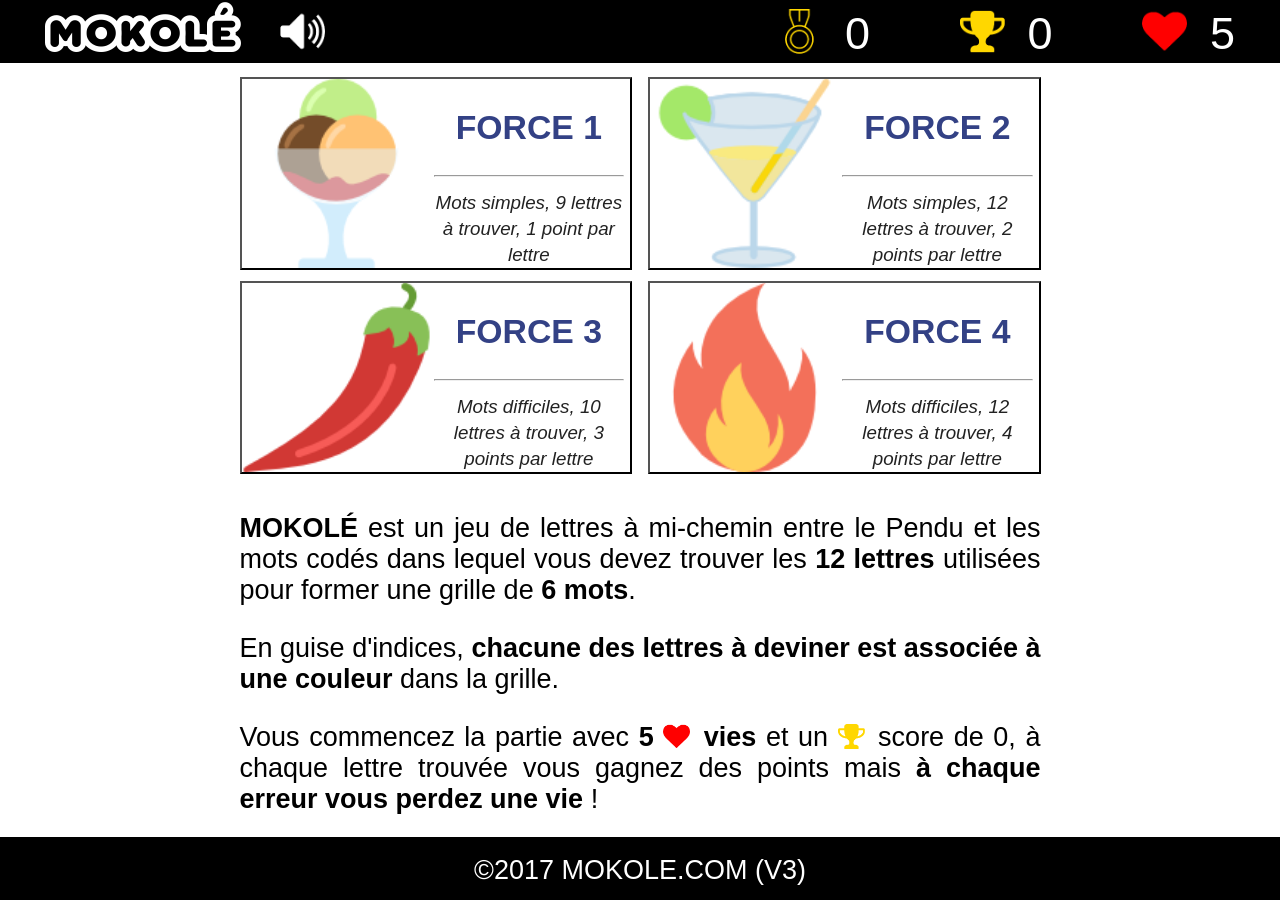
<file: index.html>
<!doctype html>
<html lang="fr">
	<head>
	    <meta charset="utf-8">
	    <title>MOKOLÉ - Jeu de lettres gratuit en ligne</title>
	    <meta name="description" content="MOKOLÉ est un jeu de lettres où il faut deviner les douze lettres formant une grille colorée de six mots.">
	    <meta name="viewport" content="width=device-width, initial-scale=1.0">
		<meta name="mobile-web-app-capable" content="yes">
		<meta name="application-name" content="MOKOLÉ">
		<meta name="apple-mobile-web-app-capable" content="yes">
		<meta name="apple-mobile-web-app-title" content="MOKOLÉ">
	    <meta property="og:title" content="MOKOLÉ - Jeu de lettres gratuit en ligne">
	    <meta property="og:description" content="MOKOLÉ est un jeu de lettres où il faut deviner les douze lettres formant une grille colorée de six mots.">
		<meta property="og:image" content="/img/mokole-preview.png">
		<link rel="apple-touch-icon" sizes="57x57" href="/img/apple-icon-57x57.png">
		<link rel="apple-touch-icon" sizes="60x60" href="/img/apple-icon-60x60.png">
		<link rel="apple-touch-icon" sizes="72x72" href="/img/apple-icon-72x72.png">
		<link rel="apple-touch-icon" sizes="76x76" href="/img/apple-icon-76x76.png">
		<link rel="apple-touch-icon" sizes="114x114" href="/img/apple-icon-114x114.png">
		<link rel="apple-touch-icon" sizes="120x120" href="/img/apple-icon-120x120.png">
		<link rel="apple-touch-icon" sizes="144x144" href="/img/apple-icon-144x144.png">
		<link rel="apple-touch-icon" sizes="152x152" href="/img/apple-icon-152x152.png">
		<link rel="apple-touch-icon" sizes="180x180" href="img/apple-icon-180x180.png">
		<link rel="icon" type="image/png" sizes="192x192"  href="/img/android-icon-192x192.png">
		<link rel="icon" type="image/png" sizes="32x32" href="/img/favicon-32x32.png">
		<link rel="icon" type="image/png" sizes="96x96" href="/img/favicon-96x96.png">
		<link rel="icon" type="image/png" sizes="16x16" href="/img/favicon-16x16.png">
		<link rel="manifest" href="/manifest.json">
		<meta name="msapplication-TileColor" content="#ffffff">
		<meta name="msapplication-TileImage" content="/img/ms-icon-144x144.png">
		<meta name="theme-color" content="#ffffff">
	    <link rel="canonical" hre="http://mokole.com/">
	    <style>
		    @font-face {
			    font-family: "myFont";
			    src: url("/fonts/font1.ttf");
		    }
		    @media screen and (max-aspect-ratio: 12/11) {
			    .hidden-mobile {
				    display: none !important;
			    }
		    }
			:root:before {
			  content: url(/img/soundoff.png);
			  /* partial fallback */
			  background-image: url(/img/soundoff.png);
			  visibility: hidden;
			  position: absolute;
			  left: -999em;
			}		    
		    body {
			    background-color: white;
			    padding: 0px;
			    margin: 0px;
			    /* unselectable text */
			    -webkit-touch-callout: none;
			    -webkit-user-select: none;
			    -khtml-user-select: none;
			    -moz-user-select: none;
			    -ms-user-select: none;
			    user-select: none;
		    }
		    button { cursor: pointer; }
		    #topbar, #bottombar {
			    background: black;
			    color: white;
			    width: 100%;
			    height: 7vmin;
			    z-index: 4;
			    position: fixed;
			    vertical-align: middle;
			    left: 0px;
			 }
			 #topbar {
			    text-align: left;
			    font-family: "myFont";
			    font-size: 5vmin;
			    line-height: 150%;
			    top: 0px;
		    }
		    #bottombar {
			    text-align: center;
			    font-family: Arial, Helvetica, sans-serif;
			    font-size: 3vmin;
			    line-height: 250%;
			    bottom: 0px;
		    }
		    #bottombar a {
			    color: white;
			    text-decoration: none;
		    }
		    #topbar span {
			    display: inline-block;
			    height: 100%;
		    }
		    .left {
			    float: left;
			    margin-left: 1em;
		    }
		    .right {
				font-family: Arial, Helvetica, sans-serif;
			    float: right;
			    margin-left: 1em;
			    margin-right: 1em;
		    }
		    .volume {
			    font-family: Arial, Helvetica, sans-serif;
			    background-color: transparent;
			    background-image: url('/img/soundon.png');
			    background-repeat: no-repeat;
			    background-position: center center;
			    background-size: 1em 1em;
			    min-width: 1em;
			    cursor: pointer;
		    }
		    .lifes {
			    background: transparent url('/img/life.png') left center no-repeat;
			    padding-left: 1.5em;
			    background-size: 1em 1em;
		    }
		    .score {
			    background: transparent url('/img/score.png') left center no-repeat;
			    padding-left: 1.5em;
			    background-size: 1em 1em;
		    }
		    .highscore {
			    background: transparent url('/img/highscore.png') left center no-repeat;
			    padding-left: 1.5em;
			    background-size: 1em 1em;			    
		    }
		    .board {
			    position: fixed;
			    left: 0px;
			    top: 7vmin;
			    margin-bottom: : 7vmin;		    
			    width: 100%;
			    height: 100%;
			    vertical-align: middle;
			    padding-top: 0px;	
			    z-index: 2;
			    overflow: scroll;
		    }
		    #before-game {
			    width: 95vmin;
			    padding: 1ex 1em 15vmin 1em;
			    margin: 0px auto;
			    text-align: justify;
			    font-family: Arial, Helvetica, sans-serif;
			    font-size: 3vmin;
		    }
		    #game, #after-game, #ads-aftergame {
			    display: none;
		    }
		    #game {
			    height: 100%;
		    }
		    #after-game {
			    width: 95vmin;
			    padding: 1ex 1em 15vmin 1em;
			    margin: 0px auto;
			    font-size: 3vmin;
			    font-family: 'myFont';
			    text-align: center;
		    }
		    #grid {
			    padding-top: 0.5vmin;
		    }
		    .grille {
/* 			    font-family: "myFont"; */
			    font-family: Arial, Helvetica, sans-serif;
			    margin: 0px auto;
			    border-spacing: 1px;
			    border-collapse: separate;
		    }
		    #keyboard {
			    padding-top: 4vmin;
			    padding-bottom: 0.5vmin;
			    width: 100%;
		    }
		    #lettres table {
			    font-family: "myFont";
			    margin: 0px auto;
			    border-spacing: 1px;
			    border-collapse: separate;
		    }
		    td {
			    text-align: center;		
		    }
		    .grille td {
			    width: 8vmin;
			    height: 8vmin;
			    cursor: default;
			    padding: 0px;
			    font-size: 7vmin;
			    line-height: 3.5vmin;
			    color: white;
			    font-weight: bold;
		    }
		    #lettres td {
			    color: black;
			    width: 9vmin;
			    height: 9vmin;			    
			    background-color: #cfcfc4;
			    cursor: pointer;
			    padding: 0px;
			    font-size: 8vmin;
			    line-height: 4vmin;
		    }
		    #keyboard button {
			    font-family: "myFont";
				font-size: 3.2vmin;
			    text-transform: uppercase;
		    }
		    #success {
			    display: none;
		    }
		    #failure {
			    display: none;
		    }
		    .level {
			    padding-bottom: 2em;
		    }
		    .level button {
			    width: 49%;
			    margin-bottom: 1ex;
			    padding-left: 24%;
			    font-size: 2.5vmin;
			    cursor: pointer;
				font-family: Arial, Helvetica, sans-serif;
				cursor: pointer;
			    background: url('/img/loading.png') left center no-repeat;
			    background-size: contain;
		    }
		    .level button:hover {
			    background-color: #fdfd96;
		    }
		    .level button h2 {
			    color: #334185;
		    }
		    .level button small {
			    color: #222222;
			    font-style: italic;
		    }
		    .level1, .level3 {
			    float: left;
		    }
		    .level2, .level4 {
			    float: right;
		    }
		    .level1 {
			    background: url('/img/ice-cream.png') left center no-repeat;
			    background-size: contain;
		    }
		    .level2 {
			    background: url('/img/glass.png') left center no-repeat;
			    background-size: contain;
		    }
		    .level3 {
			    background: url('/img/chili.png') left center no-repeat;
			    background-size: contain;
		    }
		    .level4 {
			    background: url('/img/flame.png') left center no-repeat;
			    background-size: contain;
		    }
		    #after-game h1 {
			    text-transform: uppercase;
			    margin: 0.5em auto;
		    }
		    a.button {
			    font-family: Arial, Helvetica, sans-serif;
			    display: inline-block;
			    width: 10vmin;
			    height: 10vmin;
			    background-size: cover;
			    margin: 1em 1em;
		    }
		    a.button:hover {
			    opacity: 0.7;
		    }
		    .facebook {
			    background: url('/img/facebook.png') center center no-repeat;
		    }
		    .twitter {
			    background: url('/img/twitter.png') center center no-repeat;
		    }
		    .googleplus {
			    background: url('/img/googleplus.png') center center no-repeat;
		    }
		    .email {
			    background: url('/img/email.png') center center no-repeat;
		    }
			.btn {
			  position: relative;
			
			  display: block;
			  margin: 30px auto;
			  padding: 0;
			
			  overflow: hidden;
			
			  border-width: 0;
			  outline: none;
			  border-radius: 2px;
			  box-shadow: 0 1px 4px rgba(0, 0, 0, .6);
			  
			  color: #ecf0f1;
			  
			  transition: background-color .3s;
			}
			
			.btn > * {
			  position: relative;
			}
			
			.btn span {
			  display: block;
			  padding: 12px 24px;
			}
			
			.btn:before {
			  content: "";
			  
			  position: absolute;
			  top: 50%;
			  left: 50%;
			  
			  display: block;
			  width: 0;
			  padding-top: 0;
			    
			  border-radius: 100%;
			  
			  background-color: rgba(236, 240, 241, .3);
			  
			  -webkit-transform: translate(-50%, -50%);
			  -moz-transform: translate(-50%, -50%);
			  -ms-transform: translate(-50%, -50%);
			  -o-transform: translate(-50%, -50%);
			  transform: translate(-50%, -50%);
			}
			
			.btn:active:before {
			  width: 120%;
			  padding-top: 120%;
			  
			  transition: width .2s ease-out, padding-top .2s ease-out;
			}
			.btn.green {
			  background-color: #2ecc71;				
			}
			.btn.green:hover {
			  background-color: #27ae60;				
			}
			.btn.orange {
			  background-color: #e67e22;
			}
			
			.btn.orange:hover {
			  background-color: #d35400;
			}
			
			.btn.red {
			  background-color: #e74c3c;
			}
			
			.btn.red:hover {
			  background-color: #c0392b;
			}			
			/* Styles, not important */
			*, *:before, *:after {
			  box-sizing: border-box;
			}
			/* images resizing */
			.fixed-ratio-resize { /* basic responsive img */
				max-width: 100%;
				height: auto;
				width: auto\9; /* IE8 */
			}
			/**
			 * Tooltip Styles
			 */
			
			/* Base styles for the element that has a tooltip */
			[data-tooltip],
			.tooltip {
			  position: relative;
			  cursor: pointer;
			}
			
			/* Base styles for the entire tooltip */
			[data-tooltip]:before,
			[data-tooltip]:after,
			.tooltip:before,
			.tooltip:after {
			  position: absolute;
			  visibility: hidden;
			  -ms-filter: "progid:DXImageTransform.Microsoft.Alpha(Opacity=0)";
			  filter: progid:DXImageTransform.Microsoft.Alpha(Opacity=0);
			  opacity: 0;
			  -webkit-transition: 
			      opacity 0.2s ease-in-out,
			        visibility 0.2s ease-in-out,
			        -webkit-transform 0.2s cubic-bezier(0.71, 1.7, 0.77, 1.24);
			    -moz-transition:    
			        opacity 0.2s ease-in-out,
			        visibility 0.2s ease-in-out,
			        -moz-transform 0.2s cubic-bezier(0.71, 1.7, 0.77, 1.24);
			    transition:         
			        opacity 0.2s ease-in-out,
			        visibility 0.2s ease-in-out,
			        transform 0.2s cubic-bezier(0.71, 1.7, 0.77, 1.24);
			  -webkit-transform: translate3d(0, 0, 0);
			  -moz-transform:    translate3d(0, 0, 0);
			  transform:         translate3d(0, 0, 0);
			  pointer-events: none;
			}
			
			/* Show the entire tooltip on hover */
			[data-tooltip]:hover:before,
			[data-tooltip]:hover:after,
			.tooltip:hover:before,
			.tooltip:hover:after {
			  visibility: visible;
			  -ms-filter: "progid:DXImageTransform.Microsoft.Alpha(Opacity=100)";
			  filter: progid:DXImageTransform.Microsoft.Alpha(Opacity=100);
			  opacity: 1;
			}
			
			/* Base styles for the tooltip's directional arrow */
			.tooltip:before,
			[data-tooltip]:before {
			  z-index: 1001;
			  border: 6px solid transparent;
			  background: transparent;
			  content: "";
			}
			
			/* Base styles for the tooltip's content area */
			.tooltip:after,
			[data-tooltip]:after {
			  z-index: 1000;
			  padding: 8px;
			  width: 160px;
			  background-color: #000;
			  background-color: hsla(0, 0%, 20%, 0.9);
			  color: #fff;
			  content: attr(data-tooltip);
			  font-size: 14px;
			  line-height: 1.2;
			  text-align: center;
			}
			
			/* Horizontally align top/bottom tooltips */
			[data-tooltip]:after,
			.tooltip:after,
			.tooltip-top:after {
			  margin-left: -80px;
			}
			
			[data-tooltip]:hover:before,
			[data-tooltip]:hover:after,
			.tooltip:hover:before,
			.tooltip:hover:after,
			.tooltip-top:hover:before,
			.tooltip-top:hover:after {
			  -webkit-transform: translateY(-12px);
			  -moz-transform:    translateY(-12px);
			  transform:         translateY(-12px); 
			}
			
			/* Bottom */
			.tooltip-bottom-right:before,
			.tooltip-bottom-right:after {
			  top: 100%;
			  bottom: auto;
			  right: 0%;
			}
			
			.tooltip-bottom:before,
			.tooltip-bottom:after {
			  top: 100%;
			  bottom: auto;
			  left: 50%;
			}
			
			.tooltip-bottom:before,
			.tooltip-bottom-right:before {
			  margin-top: -12px;
			  margin-bottom: 0;
			  border-top-color: transparent;
			  border-bottom-color: #000;
			  border-bottom-color: hsla(0, 0%, 20%, 0.9);
			}
			
			.tooltip-bottom:hover:before,
			.tooltip-bottom:hover:after,
			.tooltip-bottom-right:hover:before,
			.tooltip-bottom-right:hover:after {
			  -webkit-transform: translateY(12px);
			  -moz-transform:    translateY(12px);
			  transform:         translateY(12px); 
			}
		</style>
		<script type="text/javascript">
			if (!String.prototype.format) {
			  String.prototype.format = function() {
			    var args = arguments;
			    return this.replace(/{(\d+)}/g, function(match, number) { 
			      return typeof args[number] != 'undefined'
			        ? args[number]
			        : match
			      ;
			    });
			  };
			}
			var currentVersion = '1.0';
			var reloadJson = localStorage.getItem('reloadJson');
			var version = localStorage.getItem('version');
			if ((reloadJson == null) || (version == null) || (version != currentVersion)) {
				reloadJson = true;
				localStorage.clear();
				localStorage.setItem('version', currentVersion);
				var lastBuild = 0;
				var currentEasyGrid = 0;
				var currentHardGrid = 0;
				var datas_easy = [];
				var datas_hard = [];
			} else {
				reloadJson = JSON.parse(reloadJson);
				var lastBuild = localStorage.getItem('lastBuild');
				var currentEasyGrid = Number(localStorage.getItem('currentEasyGrid'));
				var currentHardGrid = Number(localStorage.getItem('currentHardGrid'));
				var datas_easy = JSON.parse(localStorage.getItem('datas_easy'));
				var datas_hard = JSON.parse(localStorage.getItem('datas_hard'));
			}
			var new_highscore = false;
			var data = {};
			var G = {};
			var ABC = "ABCDEFGHIJKLMNOPQRSTUVWXYZ";
			function shuffle(a) {
			    var j, x, i;
			    for (i = a.length; i; i--) {
			        j = Math.floor(Math.random() * i);
			        x = a[i - 1];
			        a[i - 1] = a[j];
			        a[j] = x;
			    }
			}
			function loadJSON(callback) {   
			
			    var xobj = new XMLHttpRequest();
			        xobj.overrideMimeType("application/json");
			    xobj.open('GET', '/data/mokole-fr.json', true); 
			    xobj.onreadystatechange = function () {
			          if (xobj.readyState == 4 && xobj.status == "200") {
			            callback(xobj.responseText);
			          }
			    };
			    xobj.send(null);  
			 }			

			function fix_css() {
/*
				var w = window.innerWidth || document.documentElement.clientWidth || document.body.clientWidth;
				var h = window.innerHeight || document.documentElement.clientHeight || document.body.clientHeight;
*/
				var w = document.getElementById('fix-pc').getBoundingClientRect().left;
				var h = document.getElementById('fix-pc').getBoundingClientRect().top;		
				w -= (Math.min(13, data.w) + 1);
				h -= (data.h + 4);
				var vmin_w = document.getElementById('fix-vmin').getBoundingClientRect().left;
				var vmin_h = document.getElementById('fix-vmin').getBoundingClientRect().top;		
				var vmax_w = (100 * w / vmin_w) - 2;
				var vmax_h = (100 * h / vmin_h) - 12;
				g = (vmax_h - 2) / (2 + data.h);
				if (g * data.w > vmax_w) {
					g = vmax_w / data.w;
				}
				rule_grille.style.width = g + 'vmin';
				rule_grille.style.height = g + 'vmin';
				rule_grille.style.fontSize = (g-1) + 'vmin';
				rule_grille.style.lineHeight = (g-1)/2 + 'vmin';				
				rule_lettres.style.width = (g+1) + 'vmin';
				rule_lettres.style.height = (g+1) + 'vmin';
				rule_lettres.style.fontSize = g + 'vmin';
				rule_lettres.style.lineHeight = g/2 + 'vmin';
				rule_buttons.style.height = 1.5 * (g+1) + 'vmin';		
// 				rule_buttons.style.height = 2 * (g+1) + 'vmin';		
// 				rule_buttons.style.paddingLeft = 2 * (g+1) + 'vmin';		
			}
			function show_grid(y) {
				reloadJson = false;
				if ((y == 1) || (y == 2)) {
					if (datas_easy.length == 0) {
						return false;
					}
					data = datas_easy[currentEasyGrid];
					currentEasyGrid = (1 + currentEasyGrid) % datas_easy.length;
					reloadJson = (currentEasyGrid == 0);
					localStorage.setItem('currentEasyGrid', currentEasyGrid);
				} else if ((y == 3) || (y == 4)) {
					if (datas_hard.length == 0) {
						return false;
					}
					data = datas_hard[currentHardGrid]
					currentHardGrid = (1 + currentHardGrid) % datas_hard.length;
					reloadJson = (currentHardGrid == 0);
					localStorage.setItem('currentHardGrid', currentHardGrid);
				}
				//data = {"hh": ["L", "H", "Y"], "w": 10, "hm": ["L", "U", "H"], "h": 7, "k": ["G_1_3", "G_2_1", "G_1_6", "G_9_4", "G_5_1", "G_8_5", "G_4_0", "G_1_2", "G_4_4", "G_3_6", "G_0_4", "G_4_1", "G_1_1", "G_6_4", "G_5_4", "G_2_6", "G_7_1", "G_4_5", "G_1_4", "G_4_2", "G_1_0", "G_0_1", "G_8_3", "G_4_6", "G_6_1", "G_3_1", "G_7_4", "G_4_3", "G_3_4", "G_2_4", "G_8_4"], "v": ["Z", "U", "M", "Z", "U", "U", "L", "U", "R", "T", "D", "E", "O", "S", "E", "O", "S", "E", "E", "T", "D", "C", "J", "S", "R", "L", "S", "T", "T", "S", "E"], "c": {"C": "#0696BB", "E": "#FAC70C", "D": "#C5037D", "J": "#2A71AF", "M": "#6D398B", "L": "#454E99", "O": "#F28E1C", "S": "#F3E500", "R": "#8DBB25", "U": "#008F5A", "T": "#E96220", "Z": "#E32322"}, "he": ["L", "U", "W"]};
				if (reloadJson) {
					loadJSON(function(response) {
						var new_json = JSON.parse(response);
						if (new_json.buildOn != lastBuild) {
							lastBuild = new_json.lastBuild;
							datas_easy = new_json.d12;
							datas_hard = new_json.d34;
							currentEasyGrid = 0;
							currentHardGrid = 0;
							shuffle(datas_easy);
							shuffle(datas_hard);
							localStorage.setItem('datas_easy', JSON.stringify(datas_easy));
							localStorage.setItem('datas_hard', JSON.stringify(datas_hard));
							localStorage.setItem('lastBuild', lastBuild);
							localStorage.setItem('reloadJson', JSON.stringify(false));
						} else {
							localStorage.setItem('reloadJson', JSON.stringify(true));
						}					
					});
				}
				G = {};
				for (i in data.k) {
					G[data.k[i]] = data.v[i];
				}
				fix_css();
				while (document.getElementById('grid').hasChildNodes()) {
					document.getElementById('grid').removeChild(document.getElementById('grid').firstChild);
				}
				var table = document.createElement('table');
				table.className = 'grille';
				for (row=0 ; row < data.h; row++) {
					tr = document.createElement('tr');
					for (col=0 ; col < data.w; col++) {
						td = document.createElement('td');
						td.id = "G_" + col + "_" + row;
						if (G[td.id]) {
							td.style.backgroundColor = data.c[G[td.id]];
						} else {
							td.style.backgroundColor = 'transparent';
						}
						td.appendChild(document.createTextNode(' '));
						tr.appendChild(td);
					}
					table.appendChild(tr);
				}				
				document.getElementById('grid').appendChild(table);
				return true;
			}
			function fill_grid(y) {
				if (y == 0) {
					x = null;
				} else if (show_grid(y)) {
					ga('set', 'page', '/grid-level-' + y);
					ga('send', 'pageview');
					if ((y == 1) || (y == 3)){
						x = data.g;
					} else {
						x = [];
					}
				} else {
					ga('send', 'event', 'Error', 'show_grid', 'Failed showing grid', y);
					return false;
				}
				if (x != null) {
					document.getElementById('bottombar').style.display = 'none';
					document.getElementById('before-game').style.display = 'none';
					document.getElementById('game').style.display = 'block';
					document.getElementById('lifes').classList.remove('hidden-mobile');
					document.getElementById('score').classList.remove('hidden-mobile');
					document.getElementById('highscore').classList.add('hidden-mobile');
					play_sound('newgame-sound');
					level = y;
					if (level % 2 == 0) {
						douze = 12;
					} else if (level == 1) {
						douze = 9;
					} else if (level == 3) {
						douze = 10;	
					}
					for (i=0; i < ABC.length; i++) {
						document.getElementById("L_" + ABC.charAt(i)).style.backgroundColor = "#cfcfc4";
						document.getElementById("L_" + ABC.charAt(i)).style.cursor = "pointer";
					}
					for (i in x) {
						document.getElementById("L_" + x[i]).style.cursor = "default";
						if (x[i] in data.c) {
							document.getElementById('L_' + x[i]).style.backgroundColor = '#77dd77';
						} else {
							document.getElementById('L_' + x[i]).style.backgroundColor = '#ff6961';
						}
					}
				} else {
					for (i=0; i < ABC.length; i++) {
						document.getElementById("L_" + ABC.charAt(i)).style.cursor = "default";
						if (ABC.charAt(i) in data.c) {
							document.getElementById("L_" + ABC.charAt(i)).style.backgroundColor = "#77dd77";						
						} else {
							document.getElementById("L_" + ABC.charAt(i)).style.backgroundColor = "#ff6961";													
						}
					}					
				}
				for (i in G) {
					if ((x == null) || (x.indexOf(G[i]) != -1)) {
						document.getElementById(i).innerHTML = G[i];	
					} else {
						document.getElementById(i).innerHTML = " ";
					}
				}
				return true;
			}
			function update_highscore(score) {
				highscore = score;
				document.getElementById('highscore').innerHTML = score;	
				localStorage.setItem("highscore", score);			
			}
			function update_score(x) {
				score += x;
				document.getElementById('score').innerHTML = score;
				if (score > highscore) {
					update_highscore(score);
				}
			}
			function update_lifes(x) {
				lifes += x;
				document.getElementById('lifes').innerHTML = lifes;
			}
			function play_sound(id) {
				if (sounds == 'on') {
					if (playing == id) {
						document.getElementById(id).currentTime = 0;
					}
					document.getElementById(id).play();					
				}
			}
			function toggle_sounds() {
				if (sounds == 'on') {
					sounds = 'off';
					document.getElementById('sounds').style.backgroundImage = "url('/img/soundoff.png')";
					document.getElementById('sounds').dataset.tooltip = "Remettre le son";
					localStorage.setItem('sounds', 'off');
					ga('send', 'event', 'Toggle sounds', 'Mute');
				} else {
					sounds = 'on';
					document.getElementById('sounds').style.backgroundImage = "url('/img/soundon.png')";
					document.getElementById('sounds').dataset.tooltip = "Couper le son";
					localStorage.removeItem('sounds');					
					ga('send', 'event', 'Toggle sounds', 'Unmute');
				}
			}
			function handle_click(id) {
				if (document.getElementById(id).style.cursor == "pointer") {
					c = document.getElementById(id).innerHTML;
					document.getElementById(id).style.cursor = "default";
					if (c in data.c) {
						play_sound('good-sound');
						douze -= 1;
						update_score(level)
						document.getElementById(id).style.backgroundColor = "#77dd77";
						for (i in G) {
							if (G[i] == c) {
								document.getElementById(i).innerHTML = c;
							}
						}											
					} else {
						play_sound('wrong-sound');
						update_lifes(-1);
						document.getElementById(id).style.backgroundColor = "#ff6961";													
					}
					if (douze == 0 || lifes == 0) {
						document.getElementById('lettres').style.display= 'none';
						if (douze == 0) {
							update_score(lifes);
							update_lifes(1);
							document.getElementById('success').style.display = 'block';
							play_sound('win-sound');
							ga('send', 'event', 'Game', 'Win', level, {nonInteraction: true});
						} else {
							fill_grid(0);
							document.getElementById('failure').style.display = 'block';
							play_sound('loose-sound');
							ga('send', 'event', 'Game', 'Loose', level, {nonInteraction: true});
						}
					}
				}
			}
			function after_success() {
				document.getElementById('success').style.display = 'none';
				document.getElementById('lettres').style.display = 'block';
				fill_grid(level);
			}
			function after_failure() {
				if (ads.length && adsense_aftergame_loaded) {
					document.getElementById('adsense-aftergame').style.display = 'none';
					document.getElementById('ads-aftergame').style.display = 'block';
					document.getElementById('custom-ad-'+currentAd).style.display = 'none';
					currentAd = (currentAd + 1) % ads.length;
					document.getElementById('custom-ad-'+currentAd).style.display = 'block';
				}
				document.getElementById('failure').style.display = 'none';
				document.getElementById('lettres').style.display = 'block';
				document.getElementById('game').style.display = 'none';
				document.getElementById('after-game').style.display = 'block';
				document.getElementById('bottombar').style.display = 'block';
				document.getElementById('lifes').classList.add('hidden-mobile');
				document.getElementById('score').classList.add('hidden-mobile');
				document.getElementById('highscore').classList.remove('hidden-mobile');
				ga('set', 'page', '/after-game-' + level);
				ga('send', 'pageview');
				if (score == highscore) {
					new_highscore : true;
					t = sharing_highscore.format(score);
					document.getElementById('not-highscore').style.display = 'none';					
					document.getElementById('got-highscore').style.display = 'block';				
				} else {
					new_highscore : false;
					t = sharing_text;
					document.getElementById('not-highscore').style.display = 'block';					
					document.getElementById('got-highscore').style.display = 'none';					
				}
				for (id in sharing_masks) {
					document.getElementById(id).href = sharing_masks[id].format(encodeURIComponent(t));
				}
				if (!adsense_aftergame_loaded) {
					adsense_aftergame_loaded = true;
					document.getElementById('adsense-aftergame').innerHTML = adsense_code;
				}
				score = 0;
				lifes = 5;
				update_lifes(0);
				update_score(0);
			}
			function handle_social_click(network, action, target='sharing') {
				if (new_highscore) {
					target += ' highscore';
				}
				ga('send', 'social', network, action, target);
			}
		</script>
		<script>
		  (function(i,s,o,g,r,a,m){i['GoogleAnalyticsObject']=r;i[r]=i[r]||function(){
		  (i[r].q=i[r].q||[]).push(arguments)},i[r].l=1*new Date();a=s.createElement(o),
		  m=s.getElementsByTagName(o)[0];a.async=1;a.src=g;m.parentNode.insertBefore(a,m)
		  })(window,document,'script','https://www.google-analytics.com/analytics.js','ga');
		
		  ga('create', 'UA-100843729-2', 'auto');
		  ga('send', 'pageview');		
		</script>		
	</head>
	<body>
		<div class="main">
			<div id="topbar">
			    <span class="left">MOKOLÉ</span>
			    <span id="sounds" class="left volume tooltip-bottom" onclick="toggle_sounds()" data-tooltip="Couper le son"></span>
		        <span id="lifes" class="lifes right tooltip-bottom-right hidden-mobile" data-tooltip="Nombre de vies restantes">5</span>
		        <span id="score" class="score right tooltip-bottom-right hidden-mobile" data-tooltip="Votre score actuel">0</span>
		        <span id="highscore" class="right highscore tooltip-bottom-right" data-tooltip="Votre meilleur score">0</span>
			</div>
			<div class="board">
				<div id="before-game">
					<div class="level">
						<button onclick="fill_grid(1)" class="level1" disabled>
							<h2>FORCE 1</h2>
							<hr>
							<small>Mots simples, 9 lettres à trouver, 1 point par lettre</small>
						</button>
						<button onclick="fill_grid(2)" class="level2" disabled>
							<h2>FORCE 2</h2>
							<hr>
							<small>Mots simples, 12 lettres à trouver, 2 points par lettre</small>
						</button>
						<button onclick="fill_grid(3)" class="level3" disabled>
							<h2>FORCE 3</h2>
							<hr>
							<small>Mots difficiles, 10 lettres à trouver, 3 points par lettre</small>
						</button>
						<button onclick="fill_grid(4)" class="level4" disabled>
							<h2>FORCE 4</h2>
							<hr>
							<small>Mots difficiles, 12 lettres à trouver, 4 points par lettre</small>
						</button>
					</div>
					<center id="adsense-beforegame" style="clear:both">
						<script async src="//pagead2.googlesyndication.com/pagead/js/adsbygoogle.js"></script>
						<!-- MOKOLE -->
						<ins class="adsbygoogle"
						     style="display:block"
						     data-ad-client="ca-pub-8237054068776864"
						     data-ad-slot="9164368102"
						     data-ad-format="auto"></ins>
						<script>
						(adsbygoogle = window.adsbygoogle || []).push({});
						</script>
					</center>
					<p><b>MOKOLÉ</b> est un jeu de lettres à mi-chemin entre le Pendu et les mots codés dans lequel vous devez trouver les <b>12 lettres</b> utilisées pour former une grille de <b>6 mots</b>.</p>
					<p>En guise d'indices, <b>chacune des lettres à deviner est associée à une couleur</b> dans la grille.</p>
					<p>Vous commencez la partie avec <b>5 <span class="lifes">vies</span></b> et un <span class="score">score</span> de 0, à chaque lettre trouvée vous gagnez des points mais <b>à chaque erreur vous perdez une vie</b>&nbsp;!</p>
					<p>Quand une grille est complétée, vous touchez un bonus de fin de partie égal à votre nombre de vies et vous gagnez une vie supplémentaire.</p>
					<p>Le jeu se termine lorsque vous n'avez plus de vie.</p>
					<center>
						<script async src="//pagead2.googlesyndication.com/pagead/js/adsbygoogle.js"></script>
						<!-- MOKOLE -->
						<ins class="adsbygoogle"
						     style="display:block"
						     data-ad-client="ca-pub-8237054068776864"
						     data-ad-slot="9164368102"
						     data-ad-format="auto"></ins>
						<script>
						(adsbygoogle = window.adsbygoogle || []).push({});
						</script>
					</center>
					<h3>Astuces et informations sur MOKOLÉ</h3>					
					<p>Vous pouvez utiliser la souris ou le clavier pendant le jeu (appuyez sur la touche "entrée" pour passer à la grille suivante ou refaire une partie).</p>
					<p>Il existe deux niveaux de grilles : les faciles (FORCE 1 et 2) et les difficiles (FORCE 3 et 4).</p>
					<p>Quelque soit le type de grille, tous les mots utilisés sont présents dans le dictionnaire officiel du Scrabble (ODS7). Ils peuvent être des verbes conjugués mais pas des expressions ou des mots composés, des sigles ou des abréviations, des symboles chimiques ou des noms propres.</p>
					<p>Les grilles faciles sont générées à partir de 73 638 mots relativement fréquents de la langue française et ressemblent probablement plus aux grilles de jeux qu'on a coutume de trouver dans les magazines.</p>
					<p>Les grilles difficiles sont réservées aux puristes et aux joueurs de Scrabble invétérés, elles sont générées à partir de 393 402 mots dont certains sont très rares !</p>
				</div>		
				<div id="game">
					<div id="grid">
					</div>
					<div id="keyboard">
						<div id="lettres">
							<table>
								<tr>
									<td id="L_A" onclick="handle_click(this.id)">A</td>
									<td id="L_B" onclick="handle_click(this.id)">B</td>
									<td id="L_C" onclick="handle_click(this.id)">C</td>
									<td id="L_D" onclick="handle_click(this.id)">D</td>
									<td id="L_E" onclick="handle_click(this.id)">E</td>
									<td id="L_F" onclick="handle_click(this.id)">F</td>
									<td id="L_G" onclick="handle_click(this.id)">G</td>
									<td id="L_H" onclick="handle_click(this.id)">H</td>
									<td id="L_I" onclick="handle_click(this.id)">I</td>
									<td id="L_J" onclick="handle_click(this.id)">J</td>
									<td id="L_K" onclick="handle_click(this.id)">K</td>
									<td id="L_L" onclick="handle_click(this.id)">L</td>
									<td id="L_M" onclick="handle_click(this.id)">M</td>
								</tr>
								<tr>
									<td id="L_N" onclick="handle_click(this.id)">N</td>
									<td id="L_O" onclick="handle_click(this.id)">O</td>
									<td id="L_P" onclick="handle_click(this.id)">P</td>
									<td id="L_Q" onclick="handle_click(this.id)">Q</td>
									<td id="L_R" onclick="handle_click(this.id)">R</td>
									<td id="L_S" onclick="handle_click(this.id)">S</td>
									<td id="L_T" onclick="handle_click(this.id)">T</td>
									<td id="L_U" onclick="handle_click(this.id)">U</td>
									<td id="L_V" onclick="handle_click(this.id)">V</td>
									<td id="L_W" onclick="handle_click(this.id)">W</td>
									<td id="L_X" onclick="handle_click(this.id)">X</td>
									<td id="L_Y" onclick="handle_click(this.id)">Y</td>
									<td id="L_Z" onclick="handle_click(this.id)">Z</td>
								</tr>
							</table>
						</div>
						<button id="success" class="btn green" onclick="after_success()">
							<span>Gagné ! Cliquez ici pour continuer</span>
						</button>
						<button id="failure" class="btn red" onclick="after_failure()">
							<span>Perdu ! Cliquez ici pour continuer</span>
						</button>
					</div>
				</div>
				<div id="after-game">
					<center id="adsense-aftergame"></center>
					<center id="ads-aftergame"></center>
					<div id="got-highscore">
						<h1>Nouveau record&nbsp;!</h1>
						<p>Défiez vos amis et faîtes connaître MOKOLÉ en partageant votre score&nbsp;!</p>
					</div>
					<div id="not-highscore">
						<h1>Ce jeu vous plaît&nbsp;?</h1>
						<p>Faites découvrir MOKOLÉ à vos amis sur les réseaux sociaux&nbsp;!</p>
					</div>
					<center>
						<a id="share-facebook" class="button facebook tooltip-bottom" rel="nofollow" target="_blank" href="http://www.facebook.com/sharer.php?display=popup&u=http%3A%2F%2Fmokole.com%2F&t={0}" data-tooltip="Partager sur Facebook" onclick="handle_social_click('Facebook', 'Share')"></a>
						<a id="share-twitter" class="button twitter tooltip-bottom" rel="nofollow" target="_blank" href="https://twitter.com/share?original_referer=http%3A%2F%2Fmokole.com%2F&source=tweetbutton&text={0}%20https%3A%2F%2Fpic.twitter.com%2Fl5W4yJ7mYc&url=http%3A%2F%2Fmokole.com%2F&hashtags=MOKOLE&via=Elodie_Mokole" data-tooltip="Partager sur Twitter" onclick="handle_social_click('Twitter', 'Share')"></a>
						<a id="share-googleplus" class="button googleplus tooltip-bottom" rel="nofollow" target="_blank" href="https://plus.google.com/share?url=http%3A%2F%2Fmokole.com&t={0}" data-tooltip="Partager sur Google Plus"onclick="handle_social_click('Google+', 'Share')"></a>
						<a id="share-email" class="button email tooltip-bottom" rel="nofollow" target="_blank" href="mailto:?subject={0}&body=http%3A%2F%2Fmokole.com%2F" data-tooltip="Partager par email" onclick="handle_social_click('Email', 'Share')"></a>
					</center>
					<center>
						<button class="btn green" onclick="document.getElementById('after-game').style.display = 'none'; fill_grid(level);"><span style="font-family: 'myFont'; font-size: 3vmin;">JOUER UNE AUTRE PARTIE</span></button>
						<button class="btn orange" onclick="document.getElementById('after-game').style.display = 'none'; document.getElementById('before-game').style.display = 'block'; ga('set', 'page', '/backToHome'); ga('send', 'pageview');"><span style="font-family: 'myFont'; font-size: 3vmin;">REVENIR A L'ECRAN D'ACCUEIL</span></button>
					</center>
				</div>
			</div>
			<div id="bottombar">
				&copy;2017 <a href="http://mokole.com/">MOKOLE.COM</a> (<a href="/v3/" title="Dernière version de MOKOLE">V3</a>)
			</div>
		</div>
		<div id="fix-vmin" style="position: absolute; top: 100vh; left: 100vw;"></div>
		<div id="fix-pc" style="position: absolute; top: 100%; left: 100%;"></div>
		<script type="text/javascript">
			var sounds = localStorage.getItem('sounds');
			if (sounds == null) {
				sounds = 'on';
			} else {
				document.getElementById('sounds').dataset.tooltip = "Remettre le son";
				document.getElementById('sounds').style.backgroundImage = "url('/img/soundoff.png')";
			}
			var level = 1;
			var douze = 12;
			var score = 0;
			var sharing_text = "{0}% des joueurs de MOKOLÉ ont fait plus de {1} points, et vous ?".format(Math.floor(Math.random() * 10) + 85, Math.floor(Math.random() * 40) + 50);
			var sharing_highscore = "Je viens de faire {0} au MOKOLÉ ! Qui dit mieux ?";
			var sharing_masks = {
				"share-facebook": document.getElementById("share-facebook").href,
				"share-twitter": document.getElementById("share-twitter").href,
				"share-googleplus": document.getElementById("share-googleplus").href,
				"share-email": document.getElementById("share-email").href
			};			
			var adsense_code = document.getElementById('adsense-beforegame').innerHTML;
			var adsense_aftergame_loaded = true;
			var ads = [
				{'url': 'http://www.rencontreslocales.com/?siteid=1757724', 'banner': '/img/rencontreslocales.gif'},
				{'url': 'http://www.seniorclub-rencontre.com/?siteid=1633651', 'banner': '/img/seniorclubrencontres.gif'},
				{'url': 'https://www.predimobile.com/?idw=1451', 'banner': '/img/voyancegratuite.gif'},
				{'url': 'https://www.bonne-note.com/?idw=1451', 'banner': '/img/soutienscolaire.gif'},
				{'url': 'http://www.couplomancie.com/?idw=1451', 'banner': '/img/lovescore.gif'},
				{'url': 'https://www.vos-devis.com/?idw=1451', 'banner': '/img/vosdevisgratuits.gif'}
			];
			shuffle(ads);
			var currentAd = 0;
			var highscore = localStorage.getItem("highscore");
			if (highscore == null) {
				highscore = 0;
			} else {
				highscore = Number(highscore);
				update_highscore(highscore);
			}
			var playing = null;
			var lifes = Number(document.getElementById('lifes').innerHTML);
			var rules = document.styleSheets[0].rules || document.styleSheets[0].cssRules;
			for (i in rules) {
				rule = rules[i];
				if (rule.selectorText == '.grille td') {
					var rule_grille = rule;	
				} else if (rule.selectorText == '#lettres td') {
					var rule_lettres = rule;
				} else if (rule.selectorText == '#keyboard button') {
					var rule_buttons = rule;
				} else if (rule.selectorText == '.level button') {
					var rule_level = rule;
				}
			}
			if (reloadJson) {
				loadJSON(function(response) {
					json = JSON.parse(response);
					if (json.buildOn != lastBuild) {
						lastBuild = json.buildOn;
						currentEasyGrid = 0;
						currentHardGrid = 0;
						datas_easy = json.d12;
						datas_hard = json.d34;
						shuffle(datas_easy);
						shuffle(datas_hard);
						localStorage.setItem('datas_easy', JSON.stringify(datas_easy));
						localStorage.setItem('datas_hard', JSON.stringify(datas_hard));
						localStorage.setItem('lastBuild', lastBuild);
						localStorage.setItem('reloadJson', JSON.stringify(false));
					}
					if ((datas_easy.length > 0) && (datas_hard.length > 0)) {					
						rule_level.style.removeProperty('background');
						[].slice.call(document.getElementsByClassName("level")[0].getElementsByTagName('button')).map(function(x) { x.removeAttribute('disabled'); });
					}
				});
			} else {
				rule_level.style.removeProperty('background');
				[].slice.call(document.getElementsByClassName("level")[0].getElementsByTagName('button')).map(function(x) { x.removeAttribute('disabled'); });
			}
			window.addEventListener("resize", function() {
				if (document.getElementById('game').style.display == 'block') {
					fix_css();
				}
			}, false);
			window.addEventListener('keypress', function (event) {
				var charCode = (typeof event.which == "number") ? event.which : event.keyCode;
				if (document.getElementById('game').style.display == 'block') {
					c = String.fromCharCode(charCode).toUpperCase();
					if (charCode == 13) {
						if (document.getElementById('success').style.display == 'block') {
							after_success();
						} else if (document.getElementById('failure').style.display == 'block') {
							after_failure();
						}
					} else if ((ABC.indexOf(c) != -1) && (document.getElementById('lettres').style.display != 'none')) {
						handle_click('L_' + c);
					}
				} else if ((document.getElementById('after-game').style.display == 'block') && (charCode == 13)) {
					document.getElementById('after-game').style.display = 'none';
					fill_grid(level);
				}
			}, true);
			if (ads.length) {
				for (i in ads) {
					ad = document.createElement('a');
					ad.id = 'custom-ad-'+i;
					ad.target = '_blank';
					ad.rel = 'nofollow';
					ad.href = ads[i].url;
					ad.style.display = 'none';
					ad.onclick = function() {
						ga('send', 'event', 'Outbound Link', 'click', this.href);						
					}
					banner = document.createElement('img');
					banner.src = ads[i].banner;
					banner.className = 'fixed-ratio-resize';
					ad.appendChild(banner);
					document.getElementById('ads-aftergame').appendChild(ad);
				}
			}
			if ("serviceWorker" in navigator) {
				window.addEventListener("load", function () {
					navigator.serviceWorker.register("/service-worker.js");
				});
			}			
		</script>
		<audio id="newgame-sound" onplaying="playing=this.id" onended="playing=null">
			<source src="/sound/newgame.ogg" type="audio/ogg">
			<source src="/sound/newgame.mp3" type="audio/mpeg">
		</audio>
		<audio id="good-sound" onplaying="playing=this.id" onended="playing=null">
			<source src="/sound/good.ogg" type="audio/ogg">
			<source src="/sound/good.mp3" type="audio/mpeg">
		</audio>
		<audio id="wrong-sound" onplaying="playing=this.id" onended="playing=null">
			<source src="/sound/wrong.ogg" type="audio/ogg">
			<source src="/sound/wrong.mp3" type="audio/mpeg">
		</audio>
		<audio id="win-sound" onplaying="playing=this.id" onended="playing=null">
			<source src="/sound/win.ogg" type="audio/ogg">
			<source src="/sound/win.mp3" type="audio/mpeg">
		</audio>
		<audio id="loose-sound" onplaying="playing=this.id" onended="playing=null">
			<source src="/sound/loose.ogg" type="audio/ogg">
			<source src="/sound/loose.mp3" type="audio/mpeg">
		</audio>
	</body>
</html>
</file>
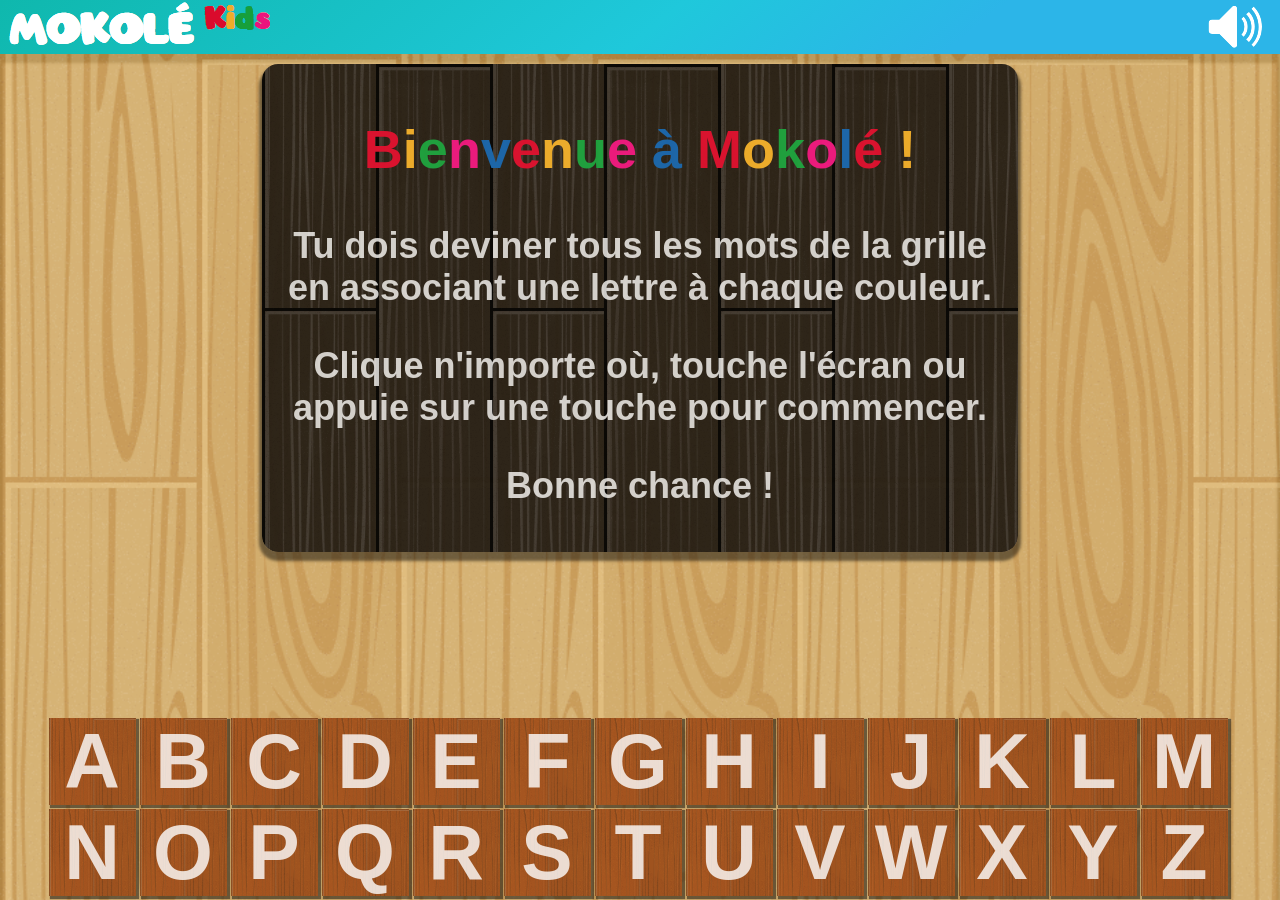
<file: daily/index.html>
<!doctype html>
<html lang="fr" manifest="mokole.appcache">
	<head>
		<meta charset="utf-8">
		<title>MOKOLÉ Daily</title>
	    <meta name="description" content="MOKOLÉ Daily propose chaque jour une grille du jeu de lettres MOKOLÉ.">
	    <meta name="viewport" content="width=device-width, initial-scale=1.0">
		<meta name="mobile-web-app-capable" content="yes">
		<meta name="application-name" content="MOKOLÉ Daily">
		<meta name="apple-mobile-web-app-capable" content="yes">
		<meta name="apple-mobile-web-app-title" content="MOKOLÉ Daily">
		<link rel="apple-touch-icon" sizes="57x57" href="apple-icon-57x57.png">
		<link rel="apple-touch-icon" sizes="60x60" href="apple-icon-60x60.png">
		<link rel="apple-touch-icon" sizes="72x72" href="apple-icon-72x72.png">
		<link rel="apple-touch-icon" sizes="76x76" href="apple-icon-76x76.png">
		<link rel="apple-touch-icon" sizes="114x114" href="apple-icon-114x114.png">
		<link rel="apple-touch-icon" sizes="120x120" href="apple-icon-120x120.png">
		<link rel="apple-touch-icon" sizes="144x144" href="apple-icon-144x144.png">
		<link rel="apple-touch-icon" sizes="152x152" href="apple-icon-152x152.png">
		<link rel="apple-touch-icon" sizes="180x180" href="apple-icon-180x180.png">
		<link rel="icon" type="image/png" sizes="192x192"  href="android-icon-192x192.png">
		<link rel="icon" type="image/png" sizes="32x32" href="favicon-32x32.png">
		<link rel="icon" type="image/png" sizes="96x96" href="favicon-96x96.png">
		<link rel="icon" type="image/png" sizes="16x16" href="favicon-16x16.png">
		<meta name="msapplication-TileColor" content="#c69647">
		<meta name="msapplication-TileImage" content="ms-icon-144x144.png">
		<meta name="theme-color" content="#0fb8ad">
		<link rel="manifest" href="manifest.json">
	    <link rel="canonical" href="//mokole.com/daily/">
	    <meta name="robots" content="noindex">
	    <style>
		    /* z-indexes */
		    .modal { z-index: 2000; }
		    .overlay { z-index: 1000; }
		    .screen { z-index: 300; }
		    .screen-container, .topbar { z-index: 200; }
		    .main { z-index: 100; }
		    /* puzzle's cases styles */
		    .c0 { background-color: rgb(227,35,34); background: radial-gradient(circle, rgba(227,35,34,1), rgba(227,35,34,0.6)); }
		    .c1 { background-color: rgb(233,98,32); background: radial-gradient(circle, rgba(233,98,32,1), rgba(233,98,32,0.6)); }
		    .c2 { background-color: rgb(242,142,28); background: radial-gradient(circle, rgba(242,142,28,1), rgba(242,142,28,0.6)); }
		    .c3 { background-color: rgb(250,199,12); background: radial-gradient(circle, rgba(250,199,12,1), rgba(250,199,12,0.6)); }
		    .c4 { background-color: rgb(243,229,0); background: radial-gradient(circle, rgba(243,229,0,1), rgba(243,229,0,0.6)); }
		    .c5 { background-color: rgb(141,187,37); background: radial-gradient(circle, rgba(141,187,37,1), rgba(141,187,37,0.6)); }
		    .c6 { background-color: rgb(0,143,90); background: radial-gradient(circle, rgba(0,143,90,1), rgba(0,143,90,0.6)); }
		    .c7 { background-color: rgb(6,150,187); background: radial-gradient(circle, rgba(6,150,187,1), rgba(6,150,187,0.6)); }
		    .c8 { background-color: rgb(42,113,175); background: radial-gradient(circle, rgba(42,113,175,1), rgba(42,113,175,0.6)); }
		    .c9 { background-color: rgb(69,78,153); background: radial-gradient(circle, rgba(69,78,153,1), rgba(69,78,153,0.6)); }
		    .c10 { background-color: rgb(109,57,139); background: radial-gradient(circle, rgba(109,57,139,1), rgba(109,57,139,0.6)); }
		    .c11 { background-color: rgb(197,3,125); background: radial-gradient(circle, rgba(197,3,125,1), rgba(197,3,125,0.6)); }
		    /* @declarations */
			@keyframes pulse {
				50% {
					transform: scale(0.9);
					-webkit-transform: scale(0.9);
				}
			}
			@keyframes blink {  
				50% { opacity: 0; }
			}
		    /* basic reset */
		    div { margin: 0px; padding: 0px; }
		    img {
				max-width: 100%;
				height: auto;	
		    }
		    /* Mokolé's style */
		    body {
			    font-family: Arial, Helvetica, sans-serif;
			    /* preload cursor:active image */
			    background: white url(img/tinified/hand2-64.png) no-repeat -9999px -9999px;
			    color: black;
			    margin: 0px;
			    padding: 0px;
				-webkit-tap-highlight-color: transparent;
				-webkit-tap-highlight-color: rgba(0,0,0,0);
			    /* unselectable text */
			    -webkit-touch-callout: none;
			    -webkit-user-select: none;
			    -khtml-user-select: none;
			    -moz-user-select: none;
			    -ms-user-select: none;
			    user-select: none;
		    }
		    .clickable {
			    cursor: url(img/tinified/hand1-64.png), pointer;
		    }
		    .clickable:active {
			    cursor: url(img/tinified/hand2-64.png), pointer;
		    }
		    .main {
			    position: absolute;
			    top: 0px;
			    left: 0px;
			    bottom: 0px;
			    right: 0px;
			    /* undragable elements */
				user-drag: none; 
				-webkit-user-drag: none;
				-moz-user-drag: none;
				-ms-user-drag: none;			    
		    }
		    .topbar {
			    position: absolute;
			    top: 0px;
			    left: 0px;
			    right: 0px;
			    height: 54px;
			    background-color: #0fb8ad;
			    background: linear-gradient(141deg, #0fb8ad 0%, #1fc8db 51%, #2cb5e8 75%);
			    color: white;
			    padding: 0em 1vmin;
		    }
		    h1.logo {
			    position: absolute;
			    top: 2px;
			    left: 1vmin;
			    height: 52px;
			    width: 261px;
			    margin: 0px;
			    color: transparent;
			    background-image: url(img/tinified/mokole-kids.png);
			    background-size: contain;
		    }
		    .volume {
				background-size: 100%;
				background-image: url('img/tinified/sprite-volume.png');			    
			    height: 54px;
			    width: 54px;
			    float: right;
			    margin-left: -1em;
			    margin-right: 1vmin;
		    }
		    .mute { background-position: 0% 100%; }
		    .unmute { background-position: 0% 0%; }		    
		    .pulse:hover {
			    animation: pulse .4s linear 2;
			   -webkit-animation: pulse .4s linear 2;
		    }
			.pulse:active {
				animation: none;
				transform: scale(0.9);
				-webkit-animation: none;
				-webkit-transform: scale(0.9);
			}
		    .screen-container {
			    position: absolute;
			    width: 100%;
			    top: 54px;
			    bottom: 0px;
			    box-shadow: 0px 6px 3px 3px rgb(0,0,0) inset;
			    box-shadow: 0px 6px 3px 3px rgba(0,0,0,0.5) inset;
		    }
		    .screen {
			    width: 100%;
			    height: 100%;
		    }
		    .playground {
			    position: relative;
			}
			.playground:before {
				content: "";
				position: absolute;
				top: 0px;
				left: 0px;
				width: 100%;
				height: 100%;
				opacity: 0.8;
				background-color: #c69647;
			    background-image: url(img/tinified/wood-bg-02.png);
			    background-repeat: repeat;
			    background-size: contain;			    
		    }
		    #puzzle {
			    position: relative;
		    }
		    #puzzle > div {
			    position: absolute;
			    margin: 0px 1px 1px 0px;
			    box-shadow: 1px 1px 1px 1px rgb(0,0,0);
			    box-shadow: 1px 1px 1px 1px rgba(0,0,0,0.5);
			    color: rgb(255, 255, 255);
			    color: rgba(255, 255, 255, 0.8);
			    text-align: center;
			    vertical-align: middle;
			    font-weight: bold;
			    opacity: 1;
		    }
			#keyboard {
				position: absolute;
				width: 100%;
				bottom: 0px;
				text-align: center;
				overflow-y: hidden;
			}
			.keyboard-row {
				margin: 0px auto;
				clear: both;
			}
			.keyboard-button {
				position: relative;
				opacity: 1;
			    margin: 0px 4px 4px 0px;
			    color: rgb(255, 255, 255);
			    color: rgba(255, 255, 255, 0.8);
			    float: left;
			    text-align: center;
			    vertical-align: middle;
			    font-weight: bold;
			    box-shadow: 2px 2px 1px 1px rgb(0,0,0);
			    box-shadow: 2px 2px 1px 1px rgba(0,0,0,0.5);
			    background-image: url(img/tinified/wood-bg-01.png);
			    background-size: cover;			
			}
		    .modal {
			    position: absolute;
			    background-image: url(img/tinified/wood-bg-03.png);
			    background-repeat: repeat;
			    background-size: contain;
			    top: 64px;
			    left: 50%;
			    transform: translateX(-50%);
			    -webkit-transform: translateX(-50%);
			    font-family: "Comic Sans MS", Chalkboard, sans-serif;
			    color: rgb(255, 255, 255);
			    color: rgba(255, 255, 255, 0.8);
			    padding: 1vmin 2vmin;
			    box-shadow: 0px 6px 3px 3px rgb(0,0,0);
			    box-shadow: 0px 6px 3px 3px rgba(0,0,0,0.5);
			    border-radius: 16px;
			    font-size: 4vmin;
			    font-weight: bold;
			    text-align: center;
			    opacity: 0.95;
			    min-width: 80vmin;
			    transition: opacity 2s ease-in;
			    -webkit-transition: opacity 2s ease-in;
		    }
		    #loading, #panic {
			    font-family: Arial, Helvetica, sans-serif;
			    font-weight: normal;
		    }
		    .red { color: rgb(218, 11, 44); }
		    .yellow { color: rgb(238, 172, 41); }
		    .green { color: rgb(23, 159, 59); }
		    .pink { color: rgb(235, 20, 125); }
		    .blue { color: rgb(19, 99, 171); }
		    .overlay {
			    position: fixed;
			    top: 54px;
			    left: 0px;
			    width: 100%;
			    height: 100%;
			    background-color: transparent;
		    }
		    #cursor {
			    position: absolute;
			    width: 64px;
			    height: 64px;
			    background-image: url(img/tinified/hand1-64.png);
			    background-size: 100%;
			    top: 50%;
			    left: 50%;
			    transition: top 0.5s ease-in-out, left 0.5s ease-in-out, background-image 0.25s linear 0.5s;
			    transform: translateY(-54px);
			    -webkit-transition: top 0.5s ease-in-out, left 0.5s ease-in-out, background-image 0.25s linear 0.5s;
			    -webkit-transform: translateY(-54px);
		    }
		    .cursor-active { background-image: url(img/tinified/hand2-64.png) !important; }
		    .closed { display: none; }
		</style>
		<script>
		  (function(i,s,o,g,r,a,m){i['GoogleAnalyticsObject']=r;i[r]=i[r]||function(){
		  (i[r].q=i[r].q||[]).push(arguments)},i[r].l=1*new Date();a=s.createElement(o),
		  m=s.getElementsByTagName(o)[0];a.async=1;a.src=g;m.parentNode.insertBefore(a,m)
		  })(window,document,'script','https://www.google-analytics.com/analytics.js','ga');
		
		  ga('create', 'UA-100843729-2', 'auto');
		  ga('send', 'pageview');		
		</script>				
	</head>
	<body>
		<div class="clickable" onclick="">
			<div class="main">
				<div class="topbar">
					<h1 class="logo">MOKOLÉ Daily</h1>
					<div id="toggle-sound" class="volume mute pulse closed"></div>
				</div>
				<div id="screen-container" class="screen-container">
					<div id="game-screen" class="screen playground">
						<div id="puzzle" class="closed"></div>
						<div id="keyboard"></div>
					</div>
				</div>
			</div>
			<div id="loading" class="modal closed">
				<h2>Chargement en cours...</h2>
				<p><img src="img/tinified/loading.png"></p>
				<p>Merci de patienter pendant le chargement des grilles.</p>
			</div>
			<div id="panic" class="modal closed">
				<h2>Une erreur est survenue&nbsp;!</h2>
				<p>Impossible de charger les grilles, veuillez réessayer plus tard.</p>
			</div>
			<div id="welcome" class="modal closed">
				<h2><span class="red">B</span><span class="yellow">i</span><span class="green">e</span><span class="pink">n</span><span class="blue">v</span><span class="red">e</span><span class="yellow">n</span><span class="green">u</span><span class="pink">e</span> <span class="blue">à</span> <span class="red">M</span><span class="yellow">o</span><span class="green">k</span><span class="pink">o</span><span class="blue">l</span><span class="red">é</span>&nbsp;<span class="yellow">!</span></h2>
				<p>Tu dois deviner tous les mots de la grille en associant une lettre à chaque couleur.</p>
				<p>Clique n'importe où, touche l'écran ou appuie sur une touche pour commencer.</p>
				<p>Bonne chance&nbsp;!</p>
			</div>
			<div id="ace-score" class="modal closed">
				<h2><span class="red">E</span><span class="yellow">x</span><span class="green">c</span><span class="pink">e</span><span class="blue">l</span><span class="red">l</span><span class="yellow">e</span><span class="green">n</span><span class="pink">t</span>&nbsp;<span class="blue">!</span></h2>
				<p>Tu as complété toute la grille sans te tromper&nbsp;!</p>
				<p>Clique n'importe où, touche l'écran ou appuie sur une touche pour faire une autre partie.</p>
			</div>
			<div id="champion-score" class="modal closed">
				<h2><span class="red">B</span><span class="yellow">r</span><span class="green">a</span><span class="pink">v</span><span class="blue">o</span>&nbsp;<span class="red">!</h2>
				<p>Tu as fait moins de 5 erreurs, c'est très bien&nbsp;!</p>
				<p>Clique n'importe où, touche l'écran ou appuie sur une touche pour faire une autre partie.</p>				
			</div>
			<div id="average-score" class="modal closed">
				<h2><span class="red">P</span><span class="yellow">a</span><span class="green">r</span><span class="pink">t</span><span class="blue">i</span><span class="red">e</span> <span class="yellow">t</span><span class="green">e</span><span class="pink">r</span><span class="blue">m</span><span class="red">i</span><span class="yellow">n</span><span class="green">é</span><span class="pink">e</span>&nbsp;<span class="blue">!</span></h2>
				<p>Tu as trouvé tous les mots en faisant quelques erreurs, continue tes efforts.</p>
				<p>Clique n'importe où, touche l'écran ou appuie sur une touche pour faire une autre partie.</p>				
			</div>
			<div id="bad-score" class="modal closed">
				<h2><span class="red">P</span><span class="yellow">a</span><span class="green">r</span><span class="pink">t</span><span class="blue">i</span><span class="red">e</span> <span class="yellow">t</span><span class="green">e</span><span class="pink">r</span><span class="blue">m</span><span class="red">i</span><span class="yellow">n</span><span class="green">é</span><span class="pink">e</span>&nbsp;<span class="blue">!</span></h2>
				<p>Oups, tu as fait beaucoup d'erreurs, essaye encore une fois.</p>
				<p>Clique n'importe où, touche l'écran ou appuie sur une touche pour faire une autre partie.</p>
			</div>
			<div id="modal-overlay" class="overlay closed"></div>
			<div id="overlay" class="overlay"><div id="cursor" class="closed"></div></div>
		</div>
		<audio id="player" muted></audio>
		<script type="text/javascript">
			// Generate initial keyboard in playground screen			
			var ABC = "ABCDEFGHIJKLMNOPQRSTUVWXYZ";
			r = document.createElement("div");
			r.className  = "keyboard-row";
			for (i = 0; i < ABC.length; i++) {
				b = document.createElement("div");
				b.id = "L_" + ABC.charAt(i);
				b.className = "keyboard-button";
				b.onclick = function(event) {
					e = event.target || event.srcElement;
					if (e.classList.contains("pulse")) {
						handle_play(e);
					}
				};
				b.innerHTML = ABC.charAt(i);
				r.appendChild(b);
			}
			c = document.createElement("div");
			c.id = "keyboard";
			c.appendChild(r);
			document.getElementById("game-screen").replaceChild(c, document.getElementById("keyboard"));
			
			function toggle_sound(e) {
				if (e.classList.contains("unmute")) {
					e.classList.remove("unmute");
					e.classList.add("mute");
					sounds = true;
					ga("send", "event", "Toggle sounds", "Unmute");
				} else {
					e.classList.remove("mute");
					e.classList.add("unmute");
					sounds = false;
					ga("send", "event", "Toggle sounds", "Mute");
				}
				if (localStorage) {
					localStorage.setItem("mk_sounds", JSON.stringify(sounds));
				}
			}
			
			function handle_play(e) {
				e.classList.remove("pulse");
				e.style.opacity = "0.95";
				e.style.transform = "scale(0.9)";
				if (e.innerHTML in G.c) {
					good_count += 1;
					e.style.color = "rgb(23, 159, 59)";
					elts = document.getElementById("puzzle").getElementsByClassName("c" + G.c[e.innerHTML]);
					for (i = 0; i < elts.length; i++) {
						x = elts[i];
						x.innerHTML = e.innerHTML;
						x.style.animation = "blink 1s ease-in-out 2";
					}
					if (good_count == 12) {
						end_game();
					} else {
						play_sound("good");						
					}
				} else {
					wrong_count += 1;
					e.style.color = "rgb(218, 11, 44)";
					play_sound("wrong");
				}
			}
			
			function play_sound(id) {
				if (sounds) {
					if (playing == id) {
						player.currentTime = 0;
					}
					player.src = audioFiles[id];
					player.play();				
				}
			}

			function draw_keyboard() {
				h = document.getElementById("game-screen").getBoundingClientRect().height;
				w = document.getElementById("game-screen").getBoundingClientRect().width;
				h -= 10; // keep some space for margins
				w = Math.min(w, 2 * h);
				if (h > w) {
					// Portait mode, keyboard's height will be 5/12 
					h = h * 5/12;
				} else {
					// Landscape mode, it's complicated
					h = h * Math.min(5/12, h/(2*w));
				}
				// Find the optimal size for keyboard buttons
				d = 4; // marginBottom or marginRight to add to button size
				n = ABC.length;
				px = Math.ceil(Math.sqrt(n * w / h));
				if (Math.floor(px * h / w) * px < n) {
					sx = h / Math.ceil(px * h / w);
				} else {
					sx = w / px;
				}
				py = Math.ceil(Math.sqrt(n * h / w));
				if (Math.floor(py * w / h) * py < n) {
					sy = w / Math.ceil(py * w / h);
				} else {
					sy = h / py;
				}
				button_size = Math.floor(Math.max(sx, sy));
				buttons_per_row = Math.floor(w / button_size);
				buttons_per_row = Math.ceil(n / buttons_per_row);
				buttons_per_row = Math.ceil(n / buttons_per_row);
				button_size -= d;
				c = document.createElement("div")
				c.id = "keyboard";
				r = null;
				for (i = 0; i < n; i++) {
					if (i % buttons_per_row == 0) {
						if (r) {
							r.style.width = (button_size + d) * r.childNodes.length + "px";
							c.appendChild(r);
						}
						r = document.createElement("div");
						r.className = "keyboard-row";
					}
					b = document.getElementById("L_" + ABC.charAt(i));
					b.style.width = button_size + "px";
					b.style.height = button_size + "px";
					b.style.fontSize = button_size - 10 + "px";
					b.style.lineHeight = button_size + "px";
					r.appendChild(b);					
				}
				if (r.childNodes.length > 0) {
					r.style.width = (button_size + d) * r.childNodes.length + "px";
					c.appendChild(r);
				}
				document.getElementById("game-screen").replaceChild(c, document.getElementById("keyboard"));
			}
			
			function draw_puzzle() {
				if (!document.getElementById("puzzle").classList.contains("closed")) {
					d = 1; // case margin
					h = document.getElementById("game-screen").getBoundingClientRect().height - document.getElementById("keyboard").getBoundingClientRect().height - 10; // margins
					w = document.getElementById("game-screen").getBoundingClientRect().width - 2; // margins
					coords = [];
					if (((w < h) && (G.h < G.w)) || ((h < w) && (G.w < G.h))) {
						gw = G.h;
						gh = G.w;
						for (i in G.k) {
							c = G.k[i].split("_");
							coords.push({x: c[1], y: c[0], v: G.v[i], c: "c" + G.c[G.v[i]]});
						}
					} else {
						gw = G.w;
						gh = G.h;
						for (i in G.k) {
							c = G.k[i].split("_");
							coords.push({x: c[0], y: c[1], v: G.v[i], c: "c" + G.c[G.v[i]]});
						}
					}
					pw = w/gw;
					ph = h/gh;
					puzzle_case_size = Math.floor(Math.min(pw, ph));
					pw = puzzle_case_size * gw;
					ph = puzzle_case_size * gh;
					puzzle = document.createElement("div");
					puzzle.id = "puzzle";
					puzzle.style.top = 5 + Math.ceil((h-ph)/2) + "px";
					puzzle.style.left = Math.ceil((w-pw)/2) + "px";
					puzzle.style.width = pw + "px";
					puzzle.style.height = ph + "px";
					for (i in coords) {
						e = document.createElement("div");
						e.className = coords[i].c;
						if (document.getElementById("L_" + coords[i].v).style.transform) {
							e.innerHTML = coords[i].v;
						}
						e.style.width = (puzzle_case_size - d) + "px";
						e.style.height = (puzzle_case_size - d) + "px";
						e.style.fontSize = (puzzle_case_size - d - 10) + "px";
						e.style.lineHeight = (puzzle_case_size - d) + "px";
						e.style.left = (coords[i].x * puzzle_case_size) + "px";
						e.style.top = (coords[i].y * puzzle_case_size) + "px";
						puzzle.appendChild(e);
					}
					document.getElementById("game-screen").replaceChild(puzzle, document.getElementById("puzzle"));
				}
			}

			function new_game() {
				// Close modal windows
				elts = document.getElementsByClassName("modal");
				for (i = 0; i < elts.length; i++) {
					x = elts[i];
					if (!x.classList.contains("closed")) x.classList.add("closed");
				}
				document.getElementById("modal-overlay").classList.add("closed");
				if (reloadJSON) {
					load_puzzles(start_game);
				} else {
					start_game();
				}							
			}
			
			function start_game() {
				// Prevent user interaction
				document.getElementById("overlay").classList.remove("closed");
				// Play starting sound
				play_sound("newgame");
				ga("send", "event", "Game", "Start");
				//document.getElementById("overlay").style.cursor = "none";
				// Reset keyboard
				elts = document.getElementById("keyboard").getElementsByClassName("keyboard-button");
				for (i = 0; i < elts.length; i++) {
					x = elts[i];
					x.style.color = "";
					x.style.transform = "";
					x.style.opacity = "";
				}
				// Get new puzzle
				G = datas[currentGrid];
				currentGrid = (currentGrid + 1) % datas.length;
				reloadJSON = reloadJSON || (currentGrid == 0);
				if (localStorage) {
					localStorage.setItem("mk_currentGrid", currentGrid);
					if (reloadJSON) localStorage.setItem("mk_reloadJSON", JSON.stringify(true));		
				} 
				document.getElementById("puzzle").classList.remove("closed");
				draw_puzzle();
				hints = G.g.slice(0);
				good_count = 0;
				wrong_count = 0;
				// Unhide cursor
				document.getElementById("cursor").classList.remove("closed");
				// Place free letters, if some
				start_game_animation();
			}
			
			function start_game_animation() {
				cursor = document.getElementById("cursor");
				if (hints.length) {
					hint = hints.pop();
					dest = document.getElementById("L_" + hint).getBoundingClientRect();
					cursor.style.left = dest.left + dest.width / 2 + "px";
					cursor.style.top = dest.top + dest.height / 2 + "px";
					cursor.classList.add("cursor-active");
					setTimeout(start_game_animation_click, 800, document.getElementById("L_" + hint));
				} else {
					// Activate keyboard
					elts = document.getElementById("keyboard").getElementsByClassName("keyboard-button");
					for (i = 0; i < elts.length; i++) {
						x = elts[i];
						if (!x.style.transform) {
							x.classList.add("pulse");						
						}
					}
					// Remove overlay and hide cursor
					cursor.style.top = "";
					cursor.style.left = "";
					cursor.classList.add("closed");
					//document.getElementById("overlay").style.cursor = "";
					document.getElementById("overlay").classList.add("closed");
				}
			}
			
			function start_game_animation_click(e) {
				document.getElementById("cursor").classList.remove("cursor-active");
				handle_play(e);
				setTimeout(start_game_animation, 1500);
			}
			
			function end_game() {
				// Freeze keyboard
				elts = document.getElementById("keyboard").getElementsByClassName("keyboard-button");
				for (i = 0; i < elts.length; i++) {
					x = elts[i];
					x.classList.remove("pulse");
				}
				// Play victory sound
				play_sound("win");
				ga("send", "event", "Game", "End", wrong_count);
				if (wrong_count == 0) id = "ace-score";
				else if (wrong_count <= 4) id = "champion-score";
				else if (wrong_count <= 8) id = "average-score";
				else id = "bad-score";
				setTimeout(show_modal, 2500, id);
			}
			
			function show_modal(id) {
				document.getElementById(id).classList.remove("closed");
				document.getElementById("modal-overlay").classList.remove("closed");
			}
			
			function welcome() {
				show_modal("welcome");				
			}
			
			function load_puzzles(f) {
				document.getElementById("overlay").classList.remove("closed");
				document.getElementById("loading").classList.remove("closed");
				loadJSON(function(response) {
					if (response == null) {
						// do nothing
					} else {
						json = JSON.parse(response);
						if (json.buildOn != lastBuild) {
							reloadJSON = false;
							lastBuild = json.buildOn;
							currentGrid = 0;
							datas = json.d;
							shuffle(datas);
							if (localStorage) {
								localStorage.setItem("mk_reloadJSON", JSON.stringify(false));
								localStorage.setItem("mk_lastBuild", lastBuild);
								localStorage.setItem("mk_currentGrid", 0);
								localStorage.setItem("mk_datas", JSON.stringify(datas));
							}
						}						
					}
					document.getElementById("loading").classList.add("closed");
					if (datas && (datas.length > 0)) {	
						document.getElementById("overlay").classList.add("closed");
						f();
					} else {
						document.getElementById("panic").classList.remove("closed");
					}
				});
			}
			
			function shuffle(a) {
				var j, x, i;
				for (i = a.length; i; i--) {
					j = Math.floor(Math.random() * i);
					x = a[i - 1];
					a[i - 1] = a[j];
					a[j] = x;
				}
			}
			
			function loadJSON(callback) {   
				var xobj = new XMLHttpRequest();
				xobj.overrideMimeType("application/json");
				if (window.location.href.indexOf("?easy") != -1) {
					json_url = "easy.json";
				} else if (window.location.href.indexOf("?hard") != -1) {
					json_url = "hard.json";
				} else {
					json_url = "easy.json";
				}
				xobj.open('GET', json_url, true); 
				xobj.onreadystatechange = function () {
					if (xobj.readyState == 4) {
						if (xobj.status == "200") {
							callback(xobj.responseText);
						} else {
							callback(null);
						}
					}
				};
				xobj.send(null);  
			}			

			// Classlist support for old browsers
			if (!("classList" in document.documentElement) && Object.defineProperty && typeof HTMLElement !== 'undefined') {
			    Object.defineProperty(HTMLElement.prototype, 'classList', {
			        get: function() {
			            var self = this;
			            function update(fn) {
			                return function(value) {
			                    var classes = self.className.split(/\s+/),
			                        index = classes.indexOf(value);			
			                    fn(classes, index, value);
			                    self.className = classes.join(" ");
			                }
			            }			
			            var ret = {                    
			                add: update(function(classes, index, value) {
			                    ~index || classes.push(value);
			                }),			
			                remove: update(function(classes, index) {
			                    ~index && classes.splice(index, 1);
			                }),			
			                toggle: update(function(classes, index, value) {
			                    ~index ? classes.splice(index, 1) : classes.push(value);
			                }),			
			                contains: function(value) {
			                    return !!~self.className.split(/\s+/).indexOf(value);
			                },			
			                item: function(i) {
			                    return self.className.split(/\s+/)[i] || null;
			                }
			            };			            
			            Object.defineProperty(ret, 'length', {
			                get: function() {
			                    return self.className.split(/\s+/).length;
			                }
			            });			
			            return ret;
			        }
			    });
			}
			
			function preload_audio(id) {
				var audio = new Audio();
				audio.addEventListener("canplaythrough", function () { loaded_audio(id); }, false);
				audio.addEventListener("load", function () { loaded_audio(id); }, false);
				audio.src = audioFiles[id];
				if (audio.readyState == 4) loaded_audio(id);
			}
			
			function loaded_audio(id) {
				console.log("loaded audio " + id);
				if (loadedAudioFiles.indexOf(id) == -1) {
					loadedAudioFiles.push(id);
				}
				if (loadedAudioFiles.length == 4) {
					audioIsLoaded = true;
					init_audio();
				}
			}
			
			function init_audio() {
				if (localStorage && ("mk_sounds" in localStorage)) {
					sounds = JSON.parse(localStorage.getItem("mk_sounds"));
				} else sounds = true;
				player.removeAttribute("muted");
				player.muted = false;
				x = document.getElementById("toggle-sound");
				x.addEventListener("click", function () { toggle_sound(this); }, false);
				x.classList.remove("closed");
				if (!sounds) {
					x.classList.add("unmute");
					x.classList.remove("mute");
				}
			}
			
			function fix_audio() {
				if (!audioIsLoaded) {
					for (id in audioFiles) if (loadedAudioFiles.indexOf(id) == -1) {
						preload_audio(id);
					}
				}				
			}
			
			var G = null;						
			var sounds = false;
			var playing = null;
			var hints = [];
			var good_count = 0;
			var wrong_count = 0;
			var reloadJSON = true;
			var currentGrid = 0;
			var datas = null;
			var lastBuild = null;
			var player = document.getElementById("player");
			var audioFiles = {
				newgame: "sound/newgame.mp3",
				good: "sound/good.mp3",
				wrong: "sound/wrong.mp3",
				win: "sound/win.mp3"
			};
			var loadedAudioFiles = [];
			var audioIsLoaded = false;
			var iOS = /iPad|iPhone|iPod/.test(navigator.userAgent) && !window.MSStream;
			
			if (localStorage) {
				if ("mk_reloadJSON" in localStorage) reloadJSON = JSON.parse(localStorage.getItem("mk_reloadJSON"));
				if ("mk_currentGrid" in localStorage) currentGrid = Number(localStorage.getItem("mk_currentGrid"));
				if ("mk_datas" in localStorage) datas = JSON.parse(localStorage.getItem("mk_datas"));
				if ("mk_lastBuild" in localStorage) lastBuild = localStorage.getItem("mk_lastBuild")
			}
			
			window.addEventListener("keypress", function (event) {
				fix_audio();
				if (!document.getElementById("modal-overlay").classList.contains("closed")) {
					new_game();
				} else {
					var charCode = (typeof event.which == "number") ? event.which : event.keyCode;
					c = String.fromCharCode(charCode).toUpperCase();
					if ((ABC.indexOf(c) != -1) && (document.getElementById("L_" + c).classList.contains("pulse"))) {
						handle_play(document.getElementById("L_" + c));				
					}					
				}
			}, true);

			window.addEventListener("resize", function() {
				draw_keyboard();
				draw_puzzle();
			}, false);
			
			window.addEventListener("click", function() {
				fix_audio();
				if (!document.getElementById("modal-overlay").classList.contains("closed")) {
					new_game();
				} 
			}, false);
			
			draw_keyboard();			
			fix_audio();
			
			if (reloadJSON) {
				load_puzzles(welcome);
			} else {
				welcome();
			} 
			
			if ("serviceWorker" in navigator) {
				window.addEventListener("load", function () {
					navigator.serviceWorker.register("/daily/service-worker.js", {scope: "/daily/"}).then(
						function () { console.log("serviceWorker registration complete."); },
						function () { console.log("serviceWorker registration failure."); }
					);
				});
			} else console.log("serviceWorker is not supported.");				
		</script>
	</body>
</html>
</file>
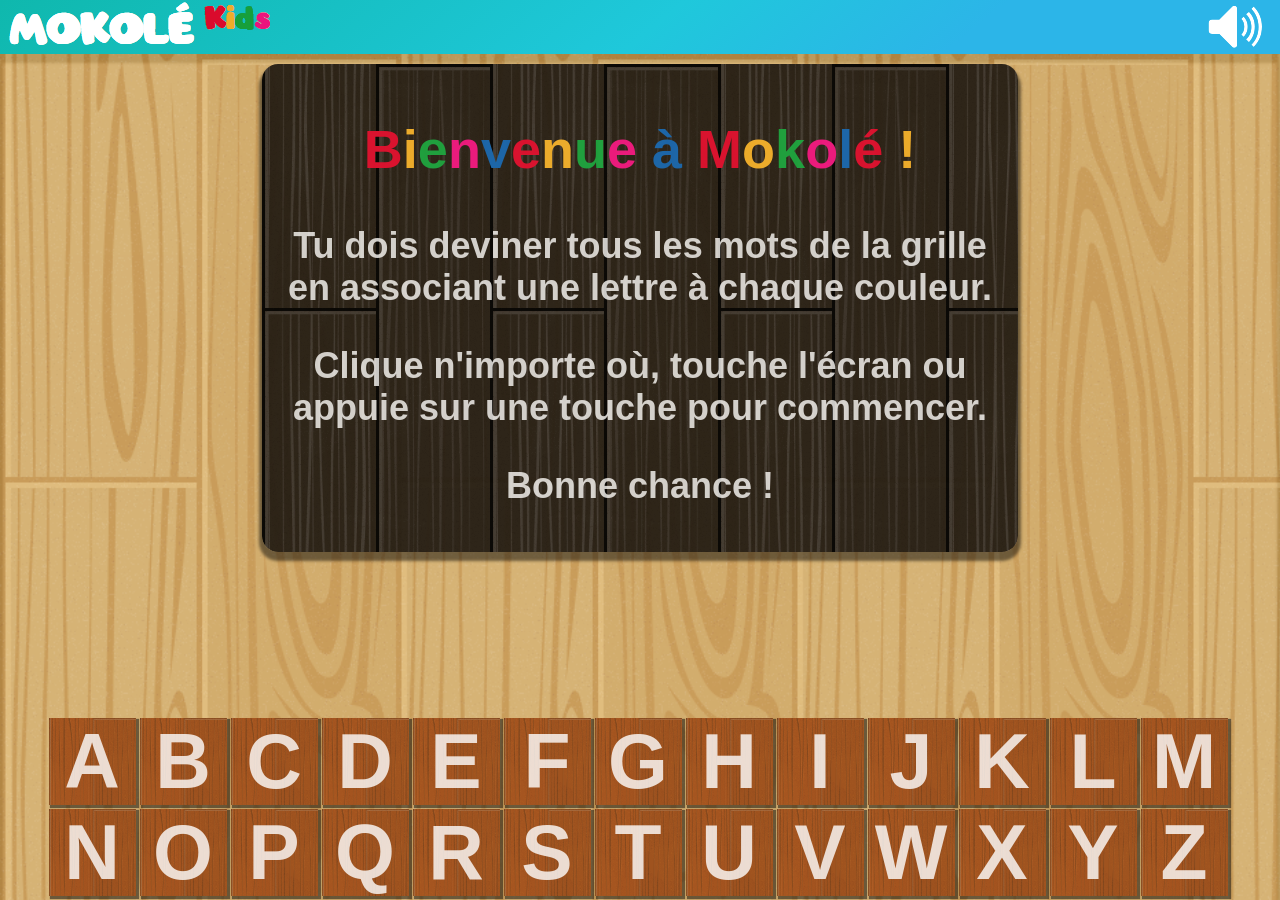
<file: kids/index.html>
<!doctype html>
<html lang="fr" manifest="mokole.appcache">
	<head>
		<meta charset="utf-8">
		<title>MOKOLÉ Kids</title>
	    <meta name="description" content="MOKOLÉ Kids est une version simplifiée du jeu de lettres MOKOLÉ qui consiste à deviner les douze lettres formant une grille colorée de six mots.">
	    <meta name="viewport" content="width=device-width, initial-scale=1.0">
		<meta name="mobile-web-app-capable" content="yes">
		<meta name="application-name" content="MOKOLÉ Kids">
		<meta name="apple-mobile-web-app-capable" content="yes">
		<meta name="apple-mobile-web-app-title" content="MOKOLÉ Kids">
		<link rel="apple-touch-icon" sizes="57x57" href="apple-icon-57x57.png">
		<link rel="apple-touch-icon" sizes="60x60" href="apple-icon-60x60.png">
		<link rel="apple-touch-icon" sizes="72x72" href="apple-icon-72x72.png">
		<link rel="apple-touch-icon" sizes="76x76" href="apple-icon-76x76.png">
		<link rel="apple-touch-icon" sizes="114x114" href="apple-icon-114x114.png">
		<link rel="apple-touch-icon" sizes="120x120" href="apple-icon-120x120.png">
		<link rel="apple-touch-icon" sizes="144x144" href="apple-icon-144x144.png">
		<link rel="apple-touch-icon" sizes="152x152" href="apple-icon-152x152.png">
		<link rel="apple-touch-icon" sizes="180x180" href="apple-icon-180x180.png">
		<link rel="icon" type="image/png" sizes="192x192"  href="android-icon-192x192.png">
		<link rel="icon" type="image/png" sizes="32x32" href="favicon-32x32.png">
		<link rel="icon" type="image/png" sizes="96x96" href="favicon-96x96.png">
		<link rel="icon" type="image/png" sizes="16x16" href="favicon-16x16.png">
		<meta name="msapplication-TileColor" content="#c69647">
		<meta name="msapplication-TileImage" content="ms-icon-144x144.png">
		<meta name="theme-color" content="#0fb8ad">
		<link rel="manifest" href="manifest.json">
	    <link rel="canonical" href="//mokole.com/kids/">
	    <style>
		    /* z-indexes */
		    .modal { z-index: 2000; }
		    .overlay { z-index: 1000; }
		    .screen { z-index: 300; }
		    .screen-container, .topbar { z-index: 200; }
		    .main { z-index: 100; }
		    /* puzzle's cases styles */
		    .c0 { background-color: rgb(227,35,34); background: radial-gradient(circle, rgba(227,35,34,1), rgba(227,35,34,0.6)); }
		    .c1 { background-color: rgb(233,98,32); background: radial-gradient(circle, rgba(233,98,32,1), rgba(233,98,32,0.6)); }
		    .c2 { background-color: rgb(242,142,28); background: radial-gradient(circle, rgba(242,142,28,1), rgba(242,142,28,0.6)); }
		    .c3 { background-color: rgb(250,199,12); background: radial-gradient(circle, rgba(250,199,12,1), rgba(250,199,12,0.6)); }
		    .c4 { background-color: rgb(243,229,0); background: radial-gradient(circle, rgba(243,229,0,1), rgba(243,229,0,0.6)); }
		    .c5 { background-color: rgb(141,187,37); background: radial-gradient(circle, rgba(141,187,37,1), rgba(141,187,37,0.6)); }
		    .c6 { background-color: rgb(0,143,90); background: radial-gradient(circle, rgba(0,143,90,1), rgba(0,143,90,0.6)); }
		    .c7 { background-color: rgb(6,150,187); background: radial-gradient(circle, rgba(6,150,187,1), rgba(6,150,187,0.6)); }
		    .c8 { background-color: rgb(42,113,175); background: radial-gradient(circle, rgba(42,113,175,1), rgba(42,113,175,0.6)); }
		    .c9 { background-color: rgb(69,78,153); background: radial-gradient(circle, rgba(69,78,153,1), rgba(69,78,153,0.6)); }
		    .c10 { background-color: rgb(109,57,139); background: radial-gradient(circle, rgba(109,57,139,1), rgba(109,57,139,0.6)); }
		    .c11 { background-color: rgb(197,3,125); background: radial-gradient(circle, rgba(197,3,125,1), rgba(197,3,125,0.6)); }
		    /* @declarations */
			@keyframes pulse {
				50% {
					transform: scale(0.9);
					-webkit-transform: scale(0.9);
				}
			}
			@keyframes blink {  
				50% { opacity: 0; }
			}
		    /* basic reset */
		    div { margin: 0px; padding: 0px; }
		    img {
				max-width: 100%;
				height: auto;	
		    }
		    /* Mokolé's style */
		    body {
			    font-family: Arial, Helvetica, sans-serif;
			    /* preload cursor:active image */
			    background: white url(img/tinified/hand2-64.png) no-repeat -9999px -9999px;
			    color: black;
			    margin: 0px;
			    padding: 0px;
				-webkit-tap-highlight-color: transparent;
				-webkit-tap-highlight-color: rgba(0,0,0,0);
			    /* unselectable text */
			    -webkit-touch-callout: none;
			    -webkit-user-select: none;
			    -khtml-user-select: none;
			    -moz-user-select: none;
			    -ms-user-select: none;
			    user-select: none;
		    }
		    .clickable {
			    cursor: url(img/tinified/hand1-64.png), pointer;
		    }
		    .clickable:active {
			    cursor: url(img/tinified/hand2-64.png), pointer;
		    }
		    .main {
			    position: absolute;
			    top: 0px;
			    left: 0px;
			    bottom: 0px;
			    right: 0px;
			    /* undragable elements */
				user-drag: none; 
				-webkit-user-drag: none;
				-moz-user-drag: none;
				-ms-user-drag: none;			    
		    }
		    .topbar {
			    position: absolute;
			    top: 0px;
			    left: 0px;
			    right: 0px;
			    height: 54px;
			    background-color: #0fb8ad;
			    background: linear-gradient(141deg, #0fb8ad 0%, #1fc8db 51%, #2cb5e8 75%);
			    color: white;
			    padding: 0em 1vmin;
		    }
		    h1.logo {
			    position: absolute;
			    top: 2px;
			    left: 1vmin;
			    height: 52px;
			    width: 261px;
			    margin: 0px;
			    color: transparent;
			    background-image: url(img/tinified/mokole-kids.png);
			    background-size: contain;
		    }
		    .volume {
				background-size: 100%;
				background-image: url('img/tinified/sprite-volume.png');			    
			    height: 54px;
			    width: 54px;
			    float: right;
			    margin-left: -1em;
			    margin-right: 1vmin;
		    }
		    .mute { background-position: 0% 100%; }
		    .unmute { background-position: 0% 0%; }		    
		    .pulse:hover {
			    animation: pulse .4s linear 2;
			   -webkit-animation: pulse .4s linear 2;
		    }
			.pulse:active {
				animation: none;
				transform: scale(0.9);
				-webkit-animation: none;
				-webkit-transform: scale(0.9);
			}
		    .screen-container {
			    position: absolute;
			    width: 100%;
			    top: 54px;
			    bottom: 0px;
			    box-shadow: 0px 6px 3px 3px rgb(0,0,0) inset;
			    box-shadow: 0px 6px 3px 3px rgba(0,0,0,0.5) inset;
		    }
		    .screen {
			    width: 100%;
			    height: 100%;
		    }
		    .playground {
			    position: relative;
			}
			.playground:before {
				content: "";
				position: absolute;
				top: 0px;
				left: 0px;
				width: 100%;
				height: 100%;
				opacity: 0.8;
				background-color: #c69647;
			    background-image: url(img/tinified/wood-bg-02.png);
			    background-repeat: repeat;
			    background-size: contain;			    
		    }
		    #puzzle {
			    position: relative;
		    }
		    #puzzle > div {
			    position: absolute;
			    margin: 0px 1px 1px 0px;
			    box-shadow: 1px 1px 1px 1px rgb(0,0,0);
			    box-shadow: 1px 1px 1px 1px rgba(0,0,0,0.5);
			    color: rgb(255, 255, 255);
			    color: rgba(255, 255, 255, 0.8);
			    text-align: center;
			    vertical-align: middle;
			    font-weight: bold;
			    opacity: 1;
		    }
			#keyboard {
				position: absolute;
				width: 100%;
				bottom: 0px;
				text-align: center;
				overflow-y: hidden;
			}
			.keyboard-row {
				margin: 0px auto;
				clear: both;
			}
			.keyboard-button {
				position: relative;
				opacity: 1;
			    margin: 0px 4px 4px 0px;
			    color: rgb(255, 255, 255);
			    color: rgba(255, 255, 255, 0.8);
			    float: left;
			    text-align: center;
			    vertical-align: middle;
			    font-weight: bold;
			    box-shadow: 2px 2px 1px 1px rgb(0,0,0);
			    box-shadow: 2px 2px 1px 1px rgba(0,0,0,0.5);
			    background-image: url(img/tinified/wood-bg-01.png);
			    background-size: cover;			
			}
		    .modal {
			    position: absolute;
			    background-image: url(img/tinified/wood-bg-03.png);
			    background-repeat: repeat;
			    background-size: contain;
			    top: 64px;
			    left: 50%;
			    transform: translateX(-50%);
			    -webkit-transform: translateX(-50%);
			    font-family: "Comic Sans MS", Chalkboard, sans-serif;
			    color: rgb(255, 255, 255);
			    color: rgba(255, 255, 255, 0.8);
			    padding: 1vmin 2vmin;
			    box-shadow: 0px 6px 3px 3px rgb(0,0,0);
			    box-shadow: 0px 6px 3px 3px rgba(0,0,0,0.5);
			    border-radius: 16px;
			    font-size: 4vmin;
			    font-weight: bold;
			    text-align: center;
			    opacity: 0.95;
			    min-width: 80vmin;
			    transition: opacity 2s ease-in;
			    -webkit-transition: opacity 2s ease-in;
		    }
		    #loading, #panic {
			    font-family: Arial, Helvetica, sans-serif;
			    font-weight: normal;
		    }
		    .red { color: rgb(218, 11, 44); }
		    .yellow { color: rgb(238, 172, 41); }
		    .green { color: rgb(23, 159, 59); }
		    .pink { color: rgb(235, 20, 125); }
		    .blue { color: rgb(19, 99, 171); }
		    .overlay {
			    position: fixed;
			    top: 54px;
			    left: 0px;
			    width: 100%;
			    height: 100%;
			    background-color: transparent;
		    }
		    #cursor {
			    position: absolute;
			    width: 64px;
			    height: 64px;
			    background-image: url(img/tinified/hand1-64.png);
			    background-size: 100%;
			    top: 50%;
			    left: 50%;
			    transition: top 0.5s ease-in-out, left 0.5s ease-in-out, background-image 0.25s linear 0.5s;
			    transform: translateY(-54px);
			    -webkit-transition: top 0.5s ease-in-out, left 0.5s ease-in-out, background-image 0.25s linear 0.5s;
			    -webkit-transform: translateY(-54px);
		    }
		    .cursor-active { background-image: url(img/tinified/hand2-64.png) !important; }
		    .closed { display: none; }
		</style>
		<script>
		  (function(i,s,o,g,r,a,m){i['GoogleAnalyticsObject']=r;i[r]=i[r]||function(){
		  (i[r].q=i[r].q||[]).push(arguments)},i[r].l=1*new Date();a=s.createElement(o),
		  m=s.getElementsByTagName(o)[0];a.async=1;a.src=g;m.parentNode.insertBefore(a,m)
		  })(window,document,'script','https://www.google-analytics.com/analytics.js','ga');
		
		  ga('create', 'UA-100843729-2', 'auto');
		  ga('send', 'pageview');		
		</script>				
	</head>
	<body>
		<div class="clickable" onclick="">
			<div class="main">
				<div class="topbar">
					<h1 class="logo">MOKOLÉ Kids</h1>
					<div id="toggle-sound" class="volume mute pulse closed"></div>
				</div>
				<div id="screen-container" class="screen-container">
					<div id="game-screen" class="screen playground">
						<div id="puzzle" class="closed"></div>
						<div id="keyboard"></div>
					</div>
				</div>
			</div>
			<div id="loading" class="modal closed">
				<h2>Chargement en cours...</h2>
				<p><img src="img/tinified/loading.png"></p>
				<p>Merci de patienter pendant le chargement des grilles.</p>
			</div>
			<div id="panic" class="modal closed">
				<h2>Une erreur est survenue&nbsp;!</h2>
				<p>Impossible de charger les grilles, veuillez réessayer plus tard.</p>
			</div>
			<div id="welcome" class="modal closed">
				<h2><span class="red">B</span><span class="yellow">i</span><span class="green">e</span><span class="pink">n</span><span class="blue">v</span><span class="red">e</span><span class="yellow">n</span><span class="green">u</span><span class="pink">e</span> <span class="blue">à</span> <span class="red">M</span><span class="yellow">o</span><span class="green">k</span><span class="pink">o</span><span class="blue">l</span><span class="red">é</span>&nbsp;<span class="yellow">!</span></h2>
				<p>Tu dois deviner tous les mots de la grille en associant une lettre à chaque couleur.</p>
				<p>Clique n'importe où, touche l'écran ou appuie sur une touche pour commencer.</p>
				<p>Bonne chance&nbsp;!</p>
			</div>
			<div id="ace-score" class="modal closed">
				<h2><span class="red">E</span><span class="yellow">x</span><span class="green">c</span><span class="pink">e</span><span class="blue">l</span><span class="red">l</span><span class="yellow">e</span><span class="green">n</span><span class="pink">t</span>&nbsp;<span class="blue">!</span></h2>
				<p>Tu as complété toute la grille sans te tromper&nbsp;!</p>
				<p>Clique n'importe où, touche l'écran ou appuie sur une touche pour faire une autre partie.</p>
			</div>
			<div id="champion-score" class="modal closed">
				<h2><span class="red">B</span><span class="yellow">r</span><span class="green">a</span><span class="pink">v</span><span class="blue">o</span>&nbsp;<span class="red">!</h2>
				<p>Tu as fait moins de 5 erreurs, c'est très bien&nbsp;!</p>
				<p>Clique n'importe où, touche l'écran ou appuie sur une touche pour faire une autre partie.</p>				
			</div>
			<div id="average-score" class="modal closed">
				<h2><span class="red">P</span><span class="yellow">a</span><span class="green">r</span><span class="pink">t</span><span class="blue">i</span><span class="red">e</span> <span class="yellow">t</span><span class="green">e</span><span class="pink">r</span><span class="blue">m</span><span class="red">i</span><span class="yellow">n</span><span class="green">é</span><span class="pink">e</span>&nbsp;<span class="blue">!</span></h2>
				<p>Tu as trouvé tous les mots en faisant quelques erreurs, continue tes efforts.</p>
				<p>Clique n'importe où, touche l'écran ou appuie sur une touche pour faire une autre partie.</p>				
			</div>
			<div id="bad-score" class="modal closed">
				<h2><span class="red">P</span><span class="yellow">a</span><span class="green">r</span><span class="pink">t</span><span class="blue">i</span><span class="red">e</span> <span class="yellow">t</span><span class="green">e</span><span class="pink">r</span><span class="blue">m</span><span class="red">i</span><span class="yellow">n</span><span class="green">é</span><span class="pink">e</span>&nbsp;<span class="blue">!</span></h2>
				<p>Oups, tu as fait beaucoup d'erreurs, essaye encore une fois.</p>
				<p>Clique n'importe où, touche l'écran ou appuie sur une touche pour faire une autre partie.</p>
			</div>
			<div id="modal-overlay" class="overlay closed"></div>
			<div id="overlay" class="overlay"><div id="cursor" class="closed"></div></div>
		</div>
		<audio id="player" muted></audio>
		<script type="text/javascript">
			// Generate initial keyboard in playground screen			
			var ABC = "ABCDEFGHIJKLMNOPQRSTUVWXYZ";
			r = document.createElement("div");
			r.className  = "keyboard-row";
			for (i = 0; i < ABC.length; i++) {
				b = document.createElement("div");
				b.id = "L_" + ABC.charAt(i);
				b.className = "keyboard-button";
				b.onclick = function(event) {
					e = event.target || event.srcElement;
					if (e.classList.contains("pulse")) {
						handle_play(e);
					}
				};
				b.innerHTML = ABC.charAt(i);
				r.appendChild(b);
			}
			c = document.createElement("div");
			c.id = "keyboard";
			c.appendChild(r);
			document.getElementById("game-screen").replaceChild(c, document.getElementById("keyboard"));
			
			function toggle_sound(e) {
				if (e.classList.contains("unmute")) {
					e.classList.remove("unmute");
					e.classList.add("mute");
					sounds = true;
					ga("send", "event", "Toggle sounds", "Unmute");
				} else {
					e.classList.remove("mute");
					e.classList.add("unmute");
					sounds = false;
					ga("send", "event", "Toggle sounds", "Mute");
				}
				if (localStorage) {
					localStorage.setItem("mk_sounds", JSON.stringify(sounds));
				}
			}
			
			function handle_play(e) {
				e.classList.remove("pulse");
				e.style.opacity = "0.95";
				e.style.transform = "scale(0.9)";
				if (e.innerHTML in G.c) {
					good_count += 1;
					e.style.color = "rgb(23, 159, 59)";
					elts = document.getElementById("puzzle").getElementsByClassName("c" + G.c[e.innerHTML]);
					for (i = 0; i < elts.length; i++) {
						x = elts[i];
						x.innerHTML = e.innerHTML;
						x.style.animation = "blink 1s ease-in-out 2";
					}
					if (good_count == 12) {
						end_game();
					} else {
						play_sound("good");						
					}
				} else {
					wrong_count += 1;
					e.style.color = "rgb(218, 11, 44)";
					play_sound("wrong");
				}
			}
			
			function play_sound(id) {
				if (sounds) {
					if (playing == id) {
						player.currentTime = 0;
					}
					player.src = audioFiles[id];
					player.play();				
				}
			}

			function draw_keyboard() {
				h = document.getElementById("game-screen").getBoundingClientRect().height;
				w = document.getElementById("game-screen").getBoundingClientRect().width;
				h -= 10; // keep some space for margins
				w = Math.min(w, 2 * h);
				if (h > w) {
					// Portait mode, keyboard's height will be 5/12 
					h = h * 5/12;
				} else {
					// Landscape mode, it's complicated
					h = h * Math.min(5/12, h/(2*w));
				}
				// Find the optimal size for keyboard buttons
				d = 4; // marginBottom or marginRight to add to button size
				n = ABC.length;
				px = Math.ceil(Math.sqrt(n * w / h));
				if (Math.floor(px * h / w) * px < n) {
					sx = h / Math.ceil(px * h / w);
				} else {
					sx = w / px;
				}
				py = Math.ceil(Math.sqrt(n * h / w));
				if (Math.floor(py * w / h) * py < n) {
					sy = w / Math.ceil(py * w / h);
				} else {
					sy = h / py;
				}
				button_size = Math.floor(Math.max(sx, sy));
				buttons_per_row = Math.floor(w / button_size);
				buttons_per_row = Math.ceil(n / buttons_per_row);
				buttons_per_row = Math.ceil(n / buttons_per_row);
				button_size -= d;
				c = document.createElement("div")
				c.id = "keyboard";
				r = null;
				for (i = 0; i < n; i++) {
					if (i % buttons_per_row == 0) {
						if (r) {
							r.style.width = (button_size + d) * r.childNodes.length + "px";
							c.appendChild(r);
						}
						r = document.createElement("div");
						r.className = "keyboard-row";
					}
					b = document.getElementById("L_" + ABC.charAt(i));
					b.style.width = button_size + "px";
					b.style.height = button_size + "px";
					b.style.fontSize = button_size - 10 + "px";
					b.style.lineHeight = button_size + "px";
					r.appendChild(b);					
				}
				if (r.childNodes.length > 0) {
					r.style.width = (button_size + d) * r.childNodes.length + "px";
					c.appendChild(r);
				}
				document.getElementById("game-screen").replaceChild(c, document.getElementById("keyboard"));
			}
			
			function draw_puzzle() {
				if (!document.getElementById("puzzle").classList.contains("closed")) {
					d = 1; // case margin
					h = document.getElementById("game-screen").getBoundingClientRect().height - document.getElementById("keyboard").getBoundingClientRect().height - 10; // margins
					w = document.getElementById("game-screen").getBoundingClientRect().width - 2; // margins
					coords = [];
					if (((w < h) && (G.h < G.w)) || ((h < w) && (G.w < G.h))) {
						gw = G.h;
						gh = G.w;
						for (i in G.k) {
							c = G.k[i].split("_");
							coords.push({x: c[1], y: c[0], v: G.v[i], c: "c" + G.c[G.v[i]]});
						}
					} else {
						gw = G.w;
						gh = G.h;
						for (i in G.k) {
							c = G.k[i].split("_");
							coords.push({x: c[0], y: c[1], v: G.v[i], c: "c" + G.c[G.v[i]]});
						}
					}
					pw = w/gw;
					ph = h/gh;
					puzzle_case_size = Math.floor(Math.min(pw, ph));
					pw = puzzle_case_size * gw;
					ph = puzzle_case_size * gh;
					puzzle = document.createElement("div");
					puzzle.id = "puzzle";
					puzzle.style.top = 5 + Math.ceil((h-ph)/2) + "px";
					puzzle.style.left = Math.ceil((w-pw)/2) + "px";
					puzzle.style.width = pw + "px";
					puzzle.style.height = ph + "px";
					for (i in coords) {
						e = document.createElement("div");
						e.className = coords[i].c;
						if (document.getElementById("L_" + coords[i].v).style.transform) {
							e.innerHTML = coords[i].v;
						}
						e.style.width = (puzzle_case_size - d) + "px";
						e.style.height = (puzzle_case_size - d) + "px";
						e.style.fontSize = (puzzle_case_size - d - 10) + "px";
						e.style.lineHeight = (puzzle_case_size - d) + "px";
						e.style.left = (coords[i].x * puzzle_case_size) + "px";
						e.style.top = (coords[i].y * puzzle_case_size) + "px";
						puzzle.appendChild(e);
					}
					document.getElementById("game-screen").replaceChild(puzzle, document.getElementById("puzzle"));
				}
			}

			function new_game() {
				// Close modal windows
				elts = document.getElementsByClassName("modal");
				for (i = 0; i < elts.length; i++) {
					x = elts[i];
					if (!x.classList.contains("closed")) x.classList.add("closed");
				}
				document.getElementById("modal-overlay").classList.add("closed");
				if (reloadJSON) {
					load_puzzles(start_game);
				} else {
					start_game();
				}							
			}
			
			function start_game() {
				// Prevent user interaction
				document.getElementById("overlay").classList.remove("closed");
				// Play starting sound
				play_sound("newgame");
				ga("send", "event", "Game", "Start");
				//document.getElementById("overlay").style.cursor = "none";
				// Reset keyboard
				elts = document.getElementById("keyboard").getElementsByClassName("keyboard-button");
				for (i = 0; i < elts.length; i++) {
					x = elts[i];
					x.style.color = "";
					x.style.transform = "";
					x.style.opacity = "";
				}
				// Get new puzzle
				G = datas[currentGrid];
				currentGrid = (currentGrid + 1) % datas.length;
				reloadJSON = reloadJSON || (currentGrid == 0);
				if (localStorage) {
					localStorage.setItem("mk_currentGrid", currentGrid);
					if (reloadJSON) localStorage.setItem("mk_reloadJSON", JSON.stringify(true));		
				} 
				document.getElementById("puzzle").classList.remove("closed");
				draw_puzzle();
				hints = G.g.slice(0);
				good_count = 0;
				wrong_count = 0;
				// Unhide cursor
				document.getElementById("cursor").classList.remove("closed");
				// Place free letters, if some
				start_game_animation();
			}
			
			function start_game_animation() {
				cursor = document.getElementById("cursor");
				if (hints.length) {
					hint = hints.pop();
					dest = document.getElementById("L_" + hint).getBoundingClientRect();
					cursor.style.left = dest.left + dest.width / 2 + "px";
					cursor.style.top = dest.top + dest.height / 2 + "px";
					cursor.classList.add("cursor-active");
					setTimeout(start_game_animation_click, 800, document.getElementById("L_" + hint));
				} else {
					// Activate keyboard
					elts = document.getElementById("keyboard").getElementsByClassName("keyboard-button");
					for (i = 0; i < elts.length; i++) {
						x = elts[i];
						if (!x.style.transform) {
							x.classList.add("pulse");						
						}
					}
					// Remove overlay and hide cursor
					cursor.style.top = "";
					cursor.style.left = "";
					cursor.classList.add("closed");
					//document.getElementById("overlay").style.cursor = "";
					document.getElementById("overlay").classList.add("closed");
				}
			}
			
			function start_game_animation_click(e) {
				document.getElementById("cursor").classList.remove("cursor-active");
				handle_play(e);
				setTimeout(start_game_animation, 1500);
			}
			
			function end_game() {
				// Freeze keyboard
				elts = document.getElementById("keyboard").getElementsByClassName("keyboard-button");
				for (i = 0; i < elts.length; i++) {
					x = elts[i];
					x.classList.remove("pulse");
				}
				// Play victory sound
				play_sound("win");
				ga("send", "event", "Game", "End", wrong_count);
				if (wrong_count == 0) id = "ace-score";
				else if (wrong_count <= 4) id = "champion-score";
				else if (wrong_count <= 8) id = "average-score";
				else id = "bad-score";
				setTimeout(show_modal, 2500, id);
			}
			
			function show_modal(id) {
				document.getElementById(id).classList.remove("closed");
				document.getElementById("modal-overlay").classList.remove("closed");
			}
			
			function welcome() {
				show_modal("welcome");				
			}
			
			function load_puzzles(f) {
				document.getElementById("overlay").classList.remove("closed");
				document.getElementById("loading").classList.remove("closed");
				loadJSON(function(response) {
					if (response == null) {
						// do nothing
					} else {
						json = JSON.parse(response);
						if (json.buildOn != lastBuild) {
							reloadJSON = false;
							lastBuild = json.buildOn;
							currentGrid = 0;
							datas = json.d;
							shuffle(datas);
							if (localStorage) {
								localStorage.setItem("mk_reloadJSON", JSON.stringify(false));
								localStorage.setItem("mk_lastBuild", lastBuild);
								localStorage.setItem("mk_currentGrid", 0);
								localStorage.setItem("mk_datas", JSON.stringify(datas));
							}
						}						
					}
					document.getElementById("loading").classList.add("closed");
					if (datas && (datas.length > 0)) {	
						document.getElementById("overlay").classList.add("closed");
						f();
					} else {
						document.getElementById("panic").classList.remove("closed");
					}
				});
			}
			
			function shuffle(a) {
				var j, x, i;
				for (i = a.length; i; i--) {
					j = Math.floor(Math.random() * i);
					x = a[i - 1];
					a[i - 1] = a[j];
					a[j] = x;
				}
			}
			
			function loadJSON(callback) {   
				var xobj = new XMLHttpRequest();
				xobj.overrideMimeType("application/json");
				if (window.location.href.indexOf("?easy") != -1) {
					json_url = "easy.json";
				} else if (window.location.href.indexOf("?hard") != -1) {
					json_url = "hard.json";
				} else {
					json_url = "mokole-kids.json";
				}
				xobj.open('GET', json_url, true); 
				xobj.onreadystatechange = function () {
					if (xobj.readyState == 4) {
						if (xobj.status == "200") {
							callback(xobj.responseText);
						} else {
							callback(null);
						}
					}
				};
				xobj.send(null);  
			}			

			// Classlist support for old browsers
			if (!("classList" in document.documentElement) && Object.defineProperty && typeof HTMLElement !== 'undefined') {
			    Object.defineProperty(HTMLElement.prototype, 'classList', {
			        get: function() {
			            var self = this;
			            function update(fn) {
			                return function(value) {
			                    var classes = self.className.split(/\s+/),
			                        index = classes.indexOf(value);			
			                    fn(classes, index, value);
			                    self.className = classes.join(" ");
			                }
			            }			
			            var ret = {                    
			                add: update(function(classes, index, value) {
			                    ~index || classes.push(value);
			                }),			
			                remove: update(function(classes, index) {
			                    ~index && classes.splice(index, 1);
			                }),			
			                toggle: update(function(classes, index, value) {
			                    ~index ? classes.splice(index, 1) : classes.push(value);
			                }),			
			                contains: function(value) {
			                    return !!~self.className.split(/\s+/).indexOf(value);
			                },			
			                item: function(i) {
			                    return self.className.split(/\s+/)[i] || null;
			                }
			            };			            
			            Object.defineProperty(ret, 'length', {
			                get: function() {
			                    return self.className.split(/\s+/).length;
			                }
			            });			
			            return ret;
			        }
			    });
			}
			
			function preload_audio(id) {
				var audio = new Audio();
				audio.addEventListener("canplaythrough", function () { loaded_audio(id); }, false);
				audio.addEventListener("load", function () { loaded_audio(id); }, false);
				audio.src = audioFiles[id];
				if (audio.readyState == 4) loaded_audio(id);
			}
			
			function loaded_audio(id) {
				console.log("loaded audio " + id);
				if (loadedAudioFiles.indexOf(id) == -1) {
					loadedAudioFiles.push(id);
				}
				if (loadedAudioFiles.length == 4) {
					audioIsLoaded = true;
					init_audio();
				}
			}
			
			function init_audio() {
				if (localStorage && ("mk_sounds" in localStorage)) {
					sounds = JSON.parse(localStorage.getItem("mk_sounds"));
				} else sounds = true;
				player.removeAttribute("muted");
				player.muted = false;
				x = document.getElementById("toggle-sound");
				x.addEventListener("click", function () { toggle_sound(this); }, false);
				x.classList.remove("closed");
				if (!sounds) {
					x.classList.add("unmute");
					x.classList.remove("mute");
				}
			}
			
			function fix_audio() {
				if (!audioIsLoaded) {
					for (id in audioFiles) if (loadedAudioFiles.indexOf(id) == -1) {
						preload_audio(id);
					}
				}				
			}
			
			var G = null;						
			var sounds = false;
			var playing = null;
			var hints = [];
			var good_count = 0;
			var wrong_count = 0;
			var reloadJSON = true;
			var currentGrid = 0;
			var datas = null;
			var lastBuild = null;
			var player = document.getElementById("player");
			var audioFiles = {
				newgame: "sound/newgame.mp3",
				good: "sound/good.mp3",
				wrong: "sound/wrong.mp3",
				win: "sound/win.mp3"
			};
			var loadedAudioFiles = [];
			var audioIsLoaded = false;
			var iOS = /iPad|iPhone|iPod/.test(navigator.userAgent) && !window.MSStream;
			
			if (localStorage) {
				if ("mk_reloadJSON" in localStorage) reloadJSON = JSON.parse(localStorage.getItem("mk_reloadJSON"));
				if ("mk_currentGrid" in localStorage) currentGrid = Number(localStorage.getItem("mk_currentGrid"));
				if ("mk_datas" in localStorage) datas = JSON.parse(localStorage.getItem("mk_datas"));
				if ("mk_lastBuild" in localStorage) lastBuild = localStorage.getItem("mk_lastBuild")
			}
			
			window.addEventListener("keypress", function (event) {
				fix_audio();
				if (!document.getElementById("modal-overlay").classList.contains("closed")) {
					new_game();
				} else {
					var charCode = (typeof event.which == "number") ? event.which : event.keyCode;
					c = String.fromCharCode(charCode).toUpperCase();
					if ((ABC.indexOf(c) != -1) && (document.getElementById("L_" + c).classList.contains("pulse"))) {
						handle_play(document.getElementById("L_" + c));				
					}					
				}
			}, true);

			window.addEventListener("resize", function() {
				draw_keyboard();
				draw_puzzle();
			}, false);
			
			window.addEventListener("click", function() {
				fix_audio();
				if (!document.getElementById("modal-overlay").classList.contains("closed")) {
					new_game();
				} 
			}, false);
			
			draw_keyboard();			
			fix_audio();
			
			if (reloadJSON) {
				load_puzzles(welcome);
			} else {
				welcome();
			} 
			
			if ("serviceWorker" in navigator) {
				window.addEventListener("load", function () {
					navigator.serviceWorker.register("/kids/service-worker.js", {scope: "/kids/"}).then(
						function () { console.log("serviceWorker registration complete."); },
						function () { console.log("serviceWorker registration failure."); }
					);
				});
			} else console.log("serviceWorker is not supported.");				
		</script>
	</body>
</html>
</file>
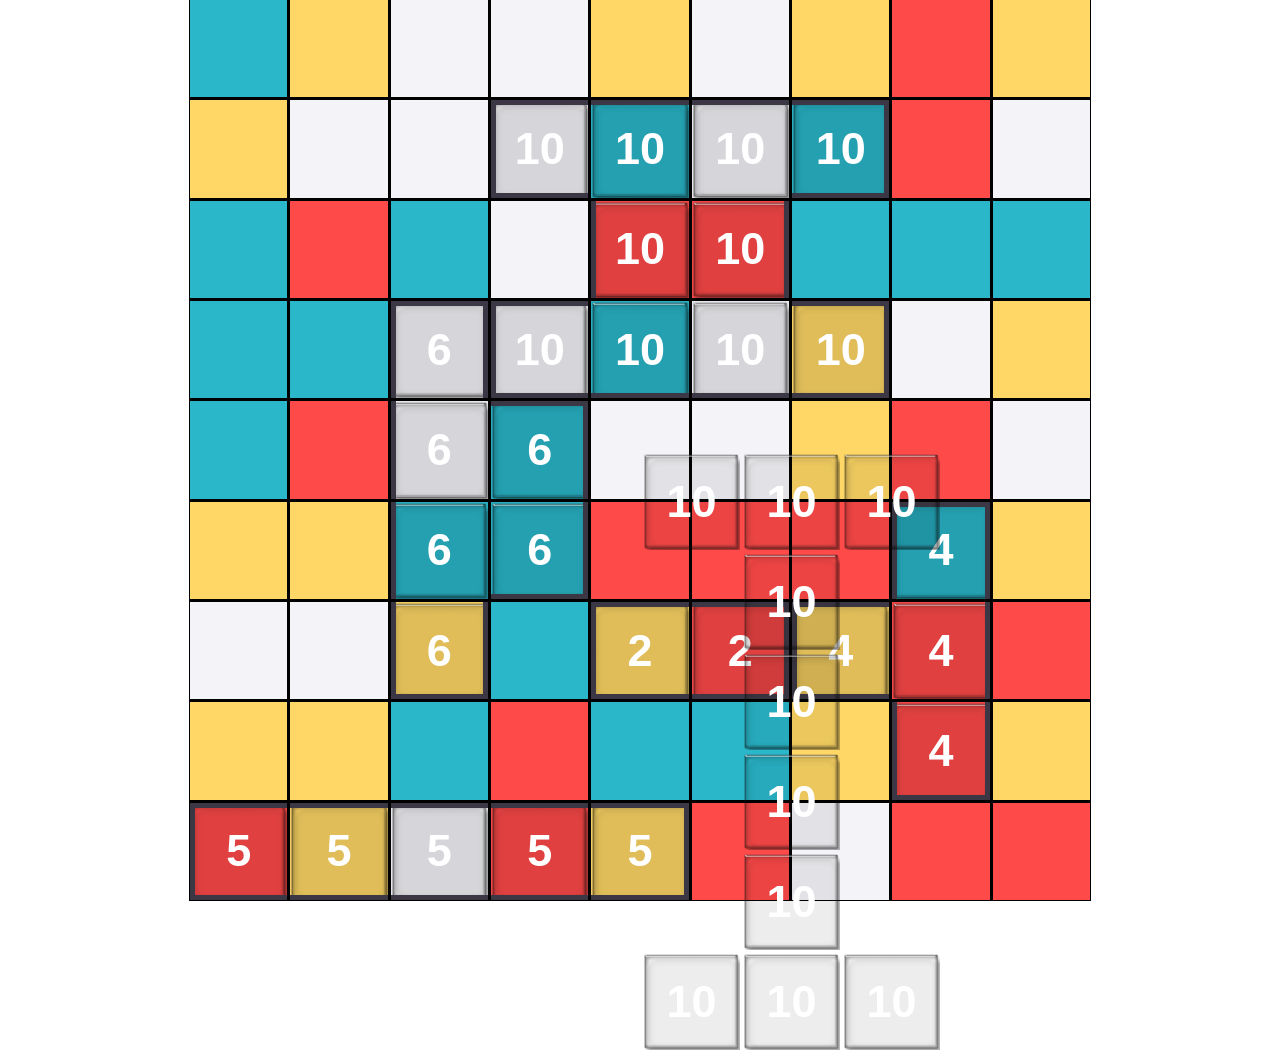
<file: pavaj/index.html>
<!doctype html>
<html>
<head>
  <meta charset="utf-8">
  <title>PAVAJ</title>
  <link rel="stylesheet" type="text/css" href="style.css">
  <link href="favicon.ico" rel="shortcut icon" type="image/x-icon" />
</head>
<body>
	<div class="board-container">
		<div class="board" id="big-board">
			<div class="A1"></div>
			<div class="B1"></div>
			<div class="C1"></div>
			<div class="D1"></div>
			<div class="E1"></div>
			<div class="F1"></div>
			<div class="G1"></div>
			<div class="H1"></div>
			<div class="I1"></div>
			<div class="A2"></div>
			<div class="B2"></div>
			<div class="C2"></div>
			<div class="D2"></div>
			<div class="E2"></div>
			<div class="F2"></div>
			<div class="G2"></div>
			<div class="H2"></div>
			<div class="I2"></div>
			<div class="A3"></div>
			<div class="B3"></div>
			<div class="C3"></div>
			<div class="D3"></div>
			<div class="E3"></div>
			<div class="F3"></div>
			<div class="G3"></div>
			<div class="H3"></div>
			<div class="I3"></div>
			<div class="A4"></div>
			<div class="B4"></div>
			<div class="C4"></div>
			<div class="D4"></div>
			<div class="E4"></div>
			<div class="F4"></div>
			<div class="G4"></div>
			<div class="H4"></div>
			<div class="I4"></div>
			<div class="A5"></div>
			<div class="B5"></div>
			<div class="C5"></div>
			<div class="D5"></div>
			<div class="E5"></div>
			<div class="F5"></div>
			<div class="G5"></div>
			<div class="H5"></div>
			<div class="I5"></div>
			<div class="A6"></div>
			<div class="B6"></div>
			<div class="C6"></div>
			<div class="D6"></div>
			<div class="E6"></div>
			<div class="F6"></div>
			<div class="G6"></div>
			<div class="H6"></div>
			<div class="I6"></div>
			<div class="A7"></div>
			<div class="B7"></div>
			<div class="C7"></div>
			<div class="D7"></div>
			<div class="E7"></div>
			<div class="F7"></div>
			<div class="G7"></div>
			<div class="H7"></div>
			<div class="I7"></div>
			<div class="A8"></div>
			<div class="B8"></div>
			<div class="C8"></div>
			<div class="D8"></div>
			<div class="E8"></div>
			<div class="F8"></div>
			<div class="G8"></div>
			<div class="H8"></div>
			<div class="I8"></div>
			<div class="A9"></div>
			<div class="B9"></div>
			<div class="C9"></div>
			<div class="D9"></div>
			<div class="E9"></div>
			<div class="F9"></div>
			<div class="G9"></div>
			<div class="H9"></div>
			<div class="I9"></div>
		</div>
	</div>
	<div id="selected_piece"></div>
	<script type="text/javascript" src="polyomino.js"></script>
	<script type="text/javascript">
		"use strict";
		
		const board = Array(81).fill(0);			
		let polyominoes;
		let clicked, moved;
		document.addEventListener("DOMContentLoaded", async () => { 
			// Draw an empty board
			var i = 0;
			col_labels.forEach(col => {
				row_labels.forEach(row => {
					Array.from(document.getElementsByClassName(col + row)).forEach(elt => {
						elt.classList.add(board_cells[i++]);
					});
				});
			});
			// Add some pieces
			polyominoes = await polyominoes_promise;
			polyominoes.shuffle();
			let free_cells = new Set(range(board_cells.length));
			for (var piece of polyominoes) {
				var [width, height] = get_size(piece);
				const [origin_x, origin_y] = flat_to_xy(free_cells.pick());
				for (var retry = 0; retry < 4; retry++) {
					var can_place_piece = (origin_x + width < board_size) && (origin_y + height < board_size);
					for (var x = 0; x < width; x++) {
						if (!can_place_piece) break;
						for (var y = 0; y < height; y++) {
							if (piece[y, x] == 0) continue;
							if (board[xy_to_flat(x + origin_x, y + origin_y)] == 1) {
								can_place_piece = false;
								break;
							}
						}
					}
					if (can_place_piece) break;
					piece = rotate_piece(piece);
					[width, height] = get_size(piece);
				}
				if (can_place_piece) {
					for (var x = 0; x < width; x++) {
						for (var y = 0; y < height; y++) {
							if (piece[y][x] == 0) continue;
							var rank = get_rank(piece);
							// var borderColor = '#562C2C';
							var borderColor = '#3C3744';
							var flat_coord = xy_to_flat(x + origin_x, y + origin_y);
							board[flat_coord] = 1;
							free_cells.delete(flat_coord);
							Array.from(document.getElementsByClassName(xy_to_id(x + origin_x, y + origin_y))).forEach(elt => {
								elt.innerHTML = `<div class="center">${rank}</div>`;
								elt.classList.add('piece');
								if (is_left_square(piece, x, y)) {
									elt.innerHTML += `<div class="border border-left" style="background-color: ${borderColor}"></div>`;
								}
								if (is_right_square(piece, x, y)) {
									elt.innerHTML += `<div class="border border-right" style="background-color: ${borderColor}"></div>`;
								}
								if (is_bottom_square(piece, x, y)) {
									elt.innerHTML += `<div class="border border-bottom" style="background-color: ${borderColor}"></div>`;
								}
								if (is_top_square(piece, x, y)) {
									elt.innerHTML += `<div class="border border-top" style="background-color: ${borderColor}"></div>`;
								}
							});
						}
					}					
				}
			}
			let base_size = document.querySelector('#big-board > div').clientWidth;
			let pad_size = 3;
			let selected_piece = choice(polyominoes);
			let selected_piece_rank = get_rank(selected_piece);
			var [selected_piece_width, selected_piece_height] = get_size(selected_piece);
			let selected_piece_div = document.getElementById('selected_piece');
			selected_piece_div.style.width = `${base_size * selected_piece_width + pad_size * (selected_piece_width + 1)}px`;
			selected_piece_div.style.height = `${base_size * selected_piece_height + pad_size * (selected_piece_height + 1)}px`;
			show_selected_piece();
			function show_selected_piece() {
				let div_content = "";
				for (var y = 0; y < selected_piece_height; y++) {
					for (var x = 0; x < selected_piece_width; x++) {
						if (selected_piece[y][x] == 0) continue;
						div_content += `<div class="piece" style="top:${x * base_size + pad_size * (x + 1)}px; left:${y * base_size + pad_size * (y + 1)}px; width:${base_size}px; height:${base_size}px"><div class="center">${selected_piece_rank}</div></div>`;
					}
				}
				selected_piece_div.innerHTML = div_content;
			}
			window.addEventListener("mousemove", (e) => {
				selected_piece_div.style.left = `${e.x - selected_piece_div.clientHeight / 2}px`;
				selected_piece_div.style.top = `${e.y - selected_piece_div.clientWidth / 2}px`;
			});
			window.addEventListener("contextmenu", (e) => {
				e.preventDefault();
				selected_piece = rotate_piece(selected_piece);
				selected_piece_div.innerHTML = "";
				[selected_piece_width, selected_piece_height] = get_size(selected_piece);
				selected_piece_div.style.width = `${base_size * selected_piece_width + pad_size * (selected_piece_width + 1)}px`;
				selected_piece_div.style.height = `${base_size * selected_piece_height + pad_size * (selected_piece_height + 1)}px`;
				selected_piece_div.style.left = `${e.x - selected_piece_div.clientHeight / 2}px`;
				selected_piece_div.style.top = `${e.y - selected_piece_div.clientWidth / 2}px`;
				show_selected_piece();
				return false;
			}, false);
			window.addEventListener("click", (e) => {
				e.preventDefault();
				selected_piece = choice(polyominoes);
				selected_piece_rank = get_rank(selected_piece);
				selected_piece_div.innerHTML = "";
				[selected_piece_width, selected_piece_height] = get_size(selected_piece);
				selected_piece_div.style.width = `${base_size * selected_piece_width + pad_size * (selected_piece_width + 1)}px`;
				selected_piece_div.style.height = `${base_size * selected_piece_height + pad_size * (selected_piece_height + 1)}px`;
				selected_piece_div.style.left = `${e.x - selected_piece_div.clientHeight / 2}px`;
				selected_piece_div.style.top = `${e.y - selected_piece_div.clientWidth / 2}px`;
				show_selected_piece();
				return false;
			}, false);
		});
	</script>
</body>

</html>
</file>
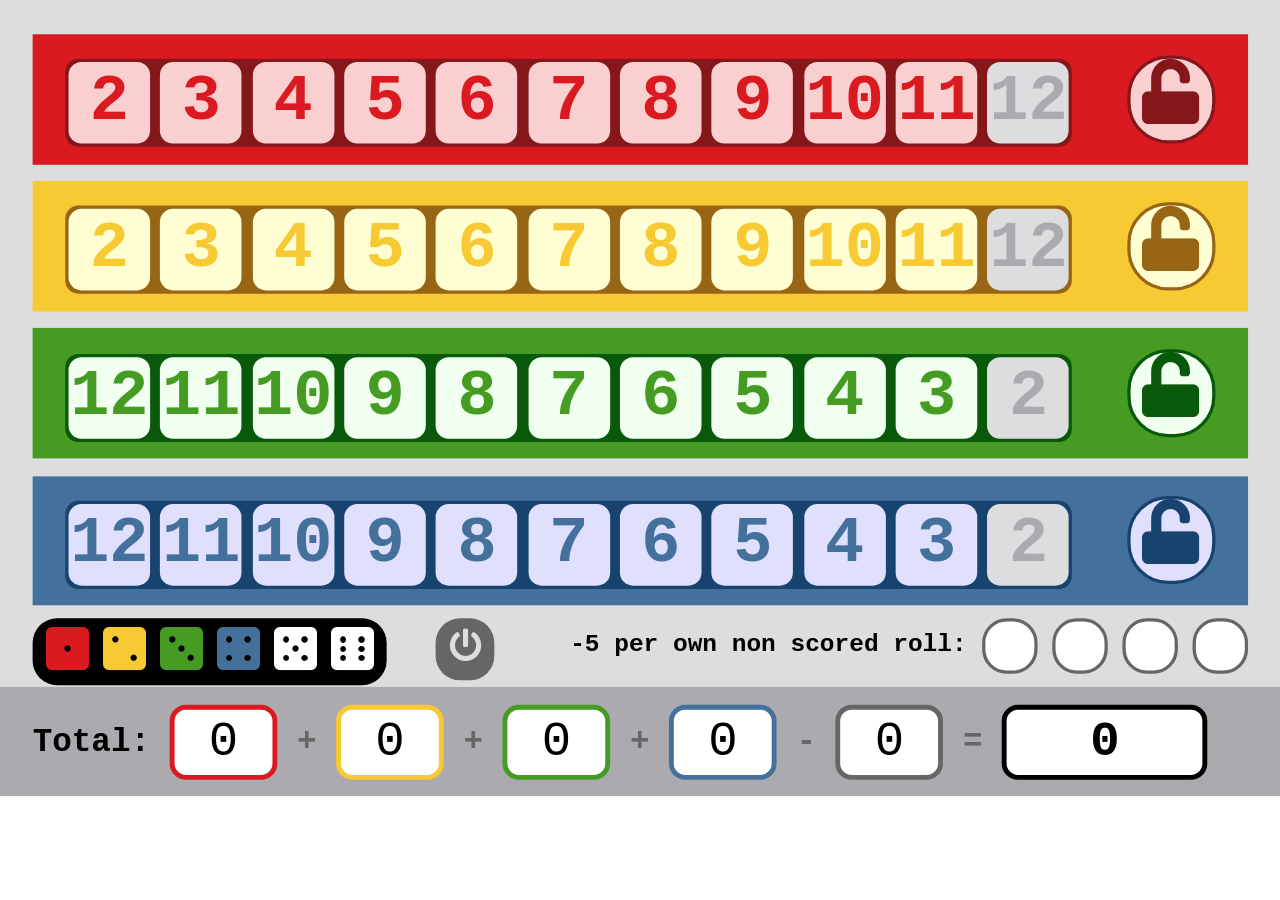
<file: qwixx/index.html>
<!doctype html>
<html lang="en" manifest="qwixx.appcache">
	<head>
		<meta charset="utf-8">
		<title>Qwixx Interactive Score Sheet</title>
	    <meta name="viewport" content="width=device-width, initial-scale=1.0">
		<meta name="mobile-web-app-capable" content="yes">
		<meta name="application-name" content="Qwixx Score Sheet">
		<meta name="apple-mobile-web-app-capable" content="yes">
		<meta name="apple-mobile-web-app-title" content="Qwixx Score Sheet">
		<link rel="manifest" href="manifest.json">
	    <link rel="canonical" href="//mokole.com/qwixx/">
	    <link rel="stylesheet" href="https://cdnjs.cloudflare.com/ajax/libs/font-awesome/5.11.2/css/all.min.css">
	    <link rel="stylesheet" href="normalize.css">
	    <style type="text/css">
	    	body { 
	    		font-weight: bold; font-family: 'Courier'; ; font-size: 20px; 
			    /* unselectable text */
			    -webkit-touch-callout: none;
			    -webkit-user-select: none;
			    -khtml-user-select: none;
			    -moz-user-select: none;
			    -ms-user-select: none;
			    user-select: none;
	    	}
	    	.disabled { background-color: #DDDDDF !important ; color: #AAAAAF !important; cursor: not-allowed !important; }
	    	.row { margin-top: 1ex; padding: 1ex 1em; display: inline-block; }
	    	.sub-row { padding: 2px; display: inline-block; font-size: 1ex; }
	    	.round { border-radius: 8px; }
	    	.gray { color: #666666; }
	    	.card { background-color: #DDDDDF; color: black; padding: 1ex 1em 0ex 1em; }
	    	.card-bottom { background-color: #AAAAAF; color: black; padding: 1ex 1em; }
	    	.lock { margin: 2px 0ex 2px 1ex; border-radius: 25px; display: inline-block; cursor: pointer; }
	    	.cell { width: 50px; height: 50px; text-align: center; vertical-align: middle; line-height: 50px; font-size: 40px; display: inline-block; cursor: pointer; }
	    	.blank { text-align: right; padding: 1ex 0em; font-size: 15px; vertical-align: middle; line-height: 30px; }
	    	.non-scored { display: inline-block; background-color: white !important; border: 2px solid #666666; border-radius: 15px; width: 30px; height: 30px; cursor: pointer; }

	    	.red .row { background-color: #DB1921; }
	    	.red .sub-row { background-color: #851619; }
	    	.red .cell { background-color: #F9CFD0; color: #DB1921; }
	    	.red .lock { background-color: #F9CFD0; color: #851619; border: 2px solid #851619; }
	    	.yellow .row { background-color: #F7C933; }
	    	.yellow .sub-row { background-color: #976514; }
	    	.yellow .cell { background-color: #FFFED2; color: #F7C933; }
	    	.yellow .lock { background-color: #FFFED2; color: #976514; border: 2px solid #976514; }
	    	.green .row { background-color: #469C23; }
	    	.green .sub-row { background-color: #09590A; }
	    	.green .cell { background-color: #F0FFF0; color: #469C23; }
	    	.green .lock { background-color: #F0FFF0; color: #09590A; border: 2px solid #09590A; }
	    	.blue .row { background-color: #44719C; }
	    	.blue .sub-row { background-color: #17436E; }
	    	.blue .cell { background-color: #E0E0FE; color: #44719C; }
	    	.blue .lock { background-color: #E0E0FE; color: #17436E; border: 2px solid #17436E; }

	    	.card-bottom div { background-color: white; color: black; text-align: center; vertical-align: middle; line-height: 40px; font-size: 30px; display: inline-block; height: 40px; width: 60px; border: 3px solid black; border-radius: 10px; font-weight: normal; }

	    	#red-score { border-color: #DB1921 !important; }
	    	#yellow-score { border-color: #F7C933 !important; }
	    	#green-score { border-color: #469C23 !important; }
	    	#blue-score { border-color: #44719C !important; }
	    	#gray-score { border-color: #666666 !important; }
	    	#total-score { width: 120px !important; font-weight: bold !important; }

			.checked {
				background: url("data:image/svg+xml;utf8,<svg xmlns='http://www.w3.org/2000/svg' version='1.1' preserveAspectRatio='none' viewBox='0 0 100 100'><path d='M100 0 L0 100 ' stroke='black' stroke-width='10'/><path d='M0 0 L100 100 ' stroke='black' stroke-width='10'/></svg>");
				background-repeat:no-repeat;
				background-position:center center;
				background-size: 100% 100%, auto;
			}

			#dice { float: left; background-color: black; border-radius: 15px; padding: 4px 8px; cursor: pointer; }
			#dice div { display: inline-block; font-size: 30px; vertical-align: middle; line-height: 30px; }
			.red-dice { color: #DB1921; }
			.yellow-dice { color: #F7C933; }
			.green-dice { color: #469C23; }
			.blue-dice { color: #44719C; }
			.white-dice { color: white; }
			.removed { color: black !important; }

			#reset { float:left;  background-color: #666666; color: #DDDDDF; cursor: pointer; border-radius: 15px; padding: 4px 8px; margin-left: 1.5em; font-size: 20px; }
	    </style>
		<link rel="apple-touch-icon" sizes="57x57" href="./apple-icon-57x57.png">
		<link rel="apple-touch-icon" sizes="60x60" href="./apple-icon-60x60.png">
		<link rel="apple-touch-icon" sizes="72x72" href="./apple-icon-72x72.png">
		<link rel="apple-touch-icon" sizes="76x76" href="./apple-icon-76x76.png">
		<link rel="apple-touch-icon" sizes="114x114" href="./apple-icon-114x114.png">
		<link rel="apple-touch-icon" sizes="120x120" href="./apple-icon-120x120.png">
		<link rel="apple-touch-icon" sizes="144x144" href="./apple-icon-144x144.png">
		<link rel="apple-touch-icon" sizes="152x152" href="./apple-icon-152x152.png">
		<link rel="apple-touch-icon" sizes="180x180" href="./apple-icon-180x180.png">
		<link rel="icon" type="image/png" sizes="192x192"  href="./android-icon-192x192.png">
		<link rel="icon" type="image/png" sizes="32x32" href="./favicon-32x32.png">
		<link rel="icon" type="image/png" sizes="96x96" href="./favicon-96x96.png">
		<link rel="icon" type="image/png" sizes="16x16" href="./favicon-16x16.png">
		<meta name="msapplication-TileColor" content="#ffffff">
		<meta name="msapplication-TileImage" content="./ms-icon-144x144.png">
		<meta name="theme-color" content="#ffffff">	    
	</head>
	<body>
		<div id="main" style="display: inline-block; transform-origin: top left; white-space: nowrap;">
			<div class="card">
				<div class="red">
					<div class="row">
						<div class="sub-row round">
							<div class="cell round">2</div>
							<div class="cell round">3</div>
							<div class="cell round">4</div>
							<div class="cell round">5</div>
							<div class="cell round">6</div>
							<div class="cell round">7</div>
							<div class="cell round">8</div>
							<div class="cell round">9</div>
							<div class="cell round">10</div>
							<div class="cell round">11</div>
							<div class="cell round disabled">12</div>
						</div>
						<div class="cell lock"><i class="fas fa-unlock"></i></div>
					</div>
				</div>
				<div class="yellow">
					<div class="row">
						<div class="sub-row round">
							<div class="cell round">2</div>
							<div class="cell round">3</div>
							<div class="cell round">4</div>
							<div class="cell round">5</div>
							<div class="cell round">6</div>
							<div class="cell round">7</div>
							<div class="cell round">8</div>
							<div class="cell round">9</div>
							<div class="cell round">10</div>
							<div class="cell round">11</div>
							<div class="cell round disabled">12</div>
						</div>
						<div class="cell lock"><i class="fas fa-unlock"></i></div>
					</div>
				</div>
				<div class="green">
					<div class="row">
						<div class="sub-row round">
							<div class="cell round">12</div>
							<div class="cell round">11</div>
							<div class="cell round">10</div>
							<div class="cell round">9</div>
							<div class="cell round">8</div>
							<div class="cell round">7</div>
							<div class="cell round">6</div>
							<div class="cell round">5</div>
							<div class="cell round">4</div>
							<div class="cell round">3</div>
							<div class="cell round disabled">2</div>
						</div>
						<div class="cell lock"><i class="fas fa-unlock"></i></div>
					</div>
				</div>
				<div class="blue">
					<div class="row">
						<div class="sub-row round">
							<div class="cell round">12</div>
							<div class="cell round">11</div>
							<div class="cell round">10</div>
							<div class="cell round">9</div>
							<div class="cell round">8</div>
							<div class="cell round">7</div>
							<div class="cell round">6</div>
							<div class="cell round">5</div>
							<div class="cell round">4</div>
							<div class="cell round">3</div>
							<div class="cell round disabled">2</div>
						</div>
						<div class="cell lock"><i class="fas fa-unlock"></i></div>
					</div>
				</div>
				<div class="blank">
					<div id="dice" title="roll dice">
						<div class="red-dice"><i class="fas fa-dice-one"></i></div>
						<div class="yellow-dice"><i class="fas fa-dice-two"></i></div>
						<div class="green-dice"><i class="fas fa-dice-three"></i></div>
						<div class="blue-dice"><i class="fas fa-dice-four"></i></div>
						<div class="white-dice"><i class="fas fa-dice-five"></i></div>
						<div class="white-dice"><i class="fas fa-dice-six"></i></div>
					</div>
					<div id="reset" title="reset the score sheet">
						<i class="fas fa-power-off"></i>
					</div>
					-5 per own non scored roll:
					<div class="non-scored">&nbsp;</div>
					<div class="non-scored">&nbsp;</div>
					<div class="non-scored">&nbsp;</div>
					<div class="non-scored">&nbsp;</div>
				</div>
			</div>		
			<div class="card-bottom">
				Total:
				<div id="red-score">0</div> <span class="gray">+</span>
				<div id="yellow-score">0</div> <span class="gray">+</span>
				<div id="green-score">0</div> <span class="gray">+</span>
				<div id="blue-score">0</div> <span class="gray">-</span>
				<div id="gray-score">0</div> <span class="gray">=</span>				
				<div id="total-score">0</div>
			</div>
		</div>
	    <script type="text/javascript">
			screen.orientation.lock("landscape")
			.then(function() {
				console.log('Screen orientation locked');
			})
			.catch(function(error) {
				console.log(error);
			});

			function scale_content() {
				// scale main div to fit the screen
				document.getElementById('main').style.transform = '';
				h = window.innerHeight / document.getElementById('main').getBoundingClientRect().height;
				w = window.innerWidth / document.getElementById('main').getBoundingClientRect().width;
				document.getElementById('main').style.transform = 'scale(' + Math.min(h, w) + ')';		
			}

	    	function update_score(id, score) {
	    		document.getElementById(id).innerHTML = parseInt(document.getElementById(id).innerHTML) + score;
	    		if (id == 'gray-score') {
	    			score = -score;
	    		}
	    		document.getElementById('total-score').innerHTML = parseInt(document.getElementById('total-score').innerHTML) + score;
	    	}

	    	function toggle_lock(row) {
				var elt = row.lastElementChild.querySelector('i');
				elt.classList.toggle('fa-unlock');
				elt.classList.toggle('fa-lock');
				elt = document.getElementById('dice').querySelector('.' + row.parentElement.className + '-dice').classList.toggle('removed');
	    	}

	    	function handle_click() {
	    		if (!this.classList.contains('disabled')) {
	    			if (this.classList.contains('lock')) {
	    				var row = this.parentElement;
						var skipFirst = row.firstElementChild.querySelectorAll('.checked').length < 5;
						elt = row.firstElementChild.lastElementChild;
						if (skipFirst) elt = elt.previousElementSibling;
						while (elt) {
							elt.classList.toggle('disabled');
							if (elt.classList.contains('checked')) break;
							elt = elt.previousElementSibling;
						}
	    				toggle_lock(this.parentElement)
	    			} else {
		    			this.classList.toggle('checked');
	    				if (this.classList.contains('non-scored')) {
		    				if (this.classList.contains('checked')) {
		    					var score = 5;
		    				} else {
		    					var score = -5;
		    				}
		    				update_score('gray-score', score);
		    			} else {
		    				var elt = this.previousElementSibling;
		    				while (elt) {
		    					elt.classList.toggle('disabled');
		    					if (elt.classList.contains('checked')) break;
		    					elt = elt.previousElementSibling;
		    				}
		    				var score = this.parentElement.querySelectorAll(".checked").length;
		    				var last = this.parentElement.lastElementChild;
		    				if (this == last) {
		    					score = 2 * score + 1;
		    					var row = this.parentElement.parentElement;
		    					row.lastElementChild.classList.toggle('disabled');
		    					row.lastElementChild.classList.toggle('checked');
		    					toggle_lock(row);
		    					this
		    				}
		    				if (score > 4) {
		    					last.classList.remove('disabled');
		    				} else {
		    					last.classList.add('disabled');
		    				}
		    				if (!this.classList.contains('checked')) {
		    					score = -(score + 1);
		    					if (this == last) score -= 1;
		    				}
		    				update_score(this.parentElement.parentElement.parentElement.className + '-score', score);
		    			}
	    			}
	    		}
	    	}

	    	var elts = document.getElementsByClassName("cell");
	    	for (var i = 0; i < elts.length; i++) {
	    		elts[i].addEventListener('click', handle_click, false);
	    	}

	    	var elts = document.querySelectorAll(".non-scored");
	    	for (var i = 0; i < elts.length; i++) {
	    		elts[i].addEventListener('click', handle_click, false);
	    	}

	    	document.getElementById('dice').addEventListener('click', function() {
	    		var children = this.children;
	    		var dice = ['one', 'two', 'three', 'four', 'five', 'six'];
	    		for (var i = 0; i < children.length; i++) {
    				children[i].querySelector('i').className = 'fas fa-dice-' + dice[Math.floor(Math.random() * dice.length)]
	    		}
	    	}
	    	, false);

	    	document.getElementById('reset').addEventListener('click',function() {
	    		if (confirm("This will reset the score sheet to start a new game.")) {
	    			window.location.reload()
	    		}
	    	},false);

			window.addEventListener("resize", scale_content, false);

			scale_content();

			if ("serviceWorker" in navigator) {
				window.addEventListener("load", function () {
					navigator.serviceWorker.register("/qwixx/service-worker.js", {scope: "/qwixx/"}).then(
						function () { console.log("serviceWorker registration complete."); },
						function () { console.log("serviceWorker registration failure."); }
					);
				});
			} else console.log("serviceWorker is not supported.");							
	    </script>
	</body>
</html>
</file>
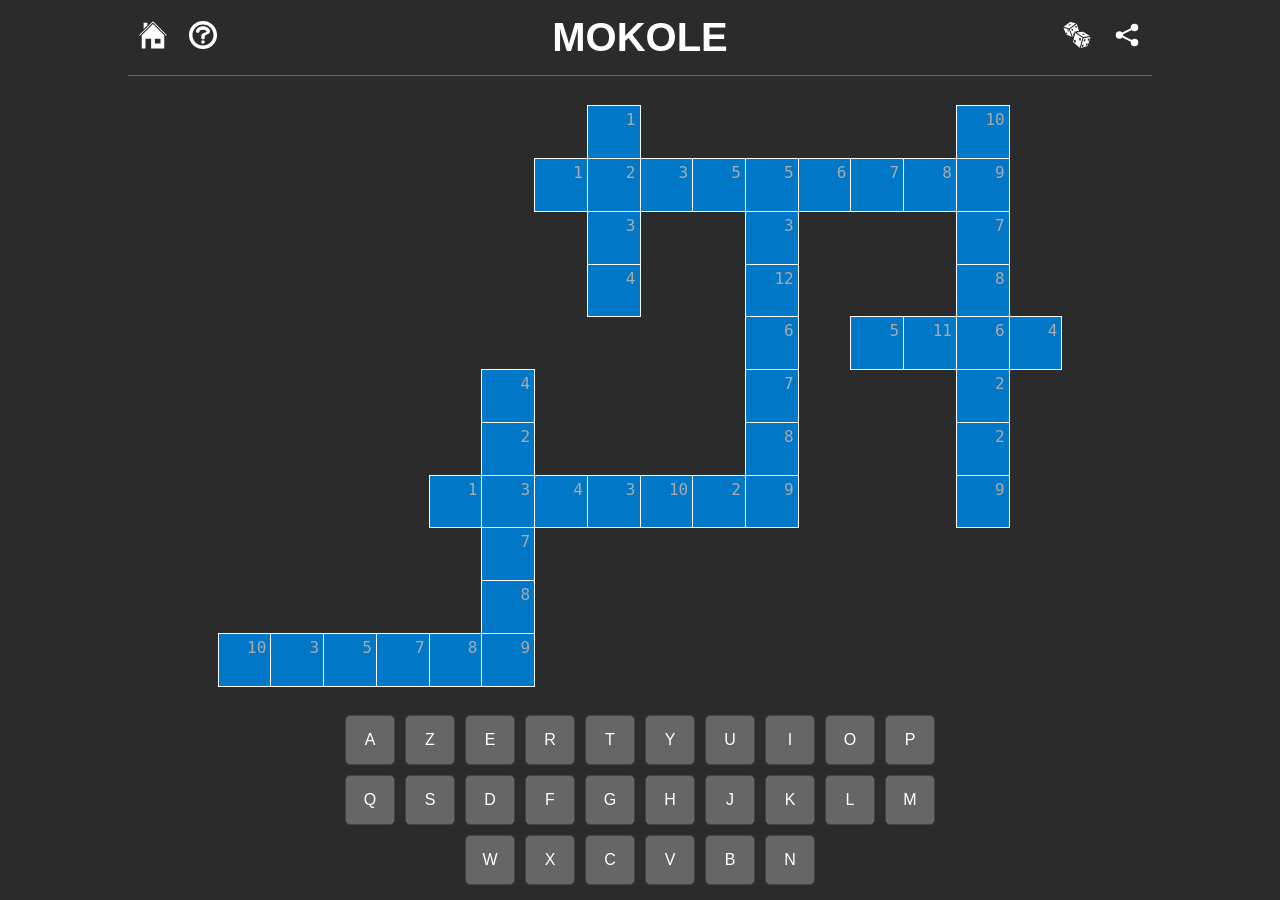
<file: v3/index.html>
<!DOCTYPE html>
<html lang="fr">
<head>
    <meta charset="UTF-8">
    <meta name="viewport" content="width=device-width, initial-scale=1.0">
    <title>MOKOLE</title>
    <link rel="apple-touch-icon" href="apple-touch-icon.png" />
    <link rel="icon" type="image/png" sizes="32x32" href="favicon-32x32.png">
    <link rel="icon" type="image/png" sizes="16x16" href="favicon-16x16.png">
    <link rel="manifest" href="manifest.json" />
    <style>
:root {
    --cell-size: 50px; 
    --button-size: 50px; 
    --cell-font-size: calc(max(20px, var(--cell-size) / 2.5));
    --cell-font-smaller: calc(max(16px, var(--cell-size) / 3.3));
    --cell-border-color: #ffffff;
    --cell-number-color: #aaa;
    --cell-background-color: #0077c7;
    --text-color: #ffffff;
    --background-color: #2b2b2b;
    --button-color: #666;
    --button-font-size: calc(var(--button-size) / 3.125);
}

body, html {
    margin: 0;
    padding: 0;
    height: 100%;
    background-color: var(--background-color);
    display: flex;
    justify-content: center;
    font-family: sans-serif;
    color: var(--text-color);
    user-select: none;
}
button:disabled {
    pointer-events: none;
}

.container {
    max-width: 1024px;
    width: 100vw;
    margin: auto 0px;
    height: 100vh;
    display: flex;
    flex-direction: column;
    justify-content: space-between;
}

header {
    height: 75px;
    width: 100%;
    display: flex;
    align-items: center;
    justify-content: space-between;
    border-bottom: 1px solid var(--button-color);
    margin-bottom: 16px;
}
.header-icons {
    display: flex;
    align-items: center;
}
.header-icons .left {
    margin-right: auto; 
}
.header-icons .right {
    margin-left: auto; 
}
header h1 {
    margin: 0;
    padding: 0 15px; 
    font-size: calc(max(20px, min(40px, 100vw - 430px)));
}
header button {
    background: none;
    border: none;
    font-size: 20px; 
    cursor: pointer;
    padding: 10px;
}
header button:hover {
    opacity: 0.7; 
}

#grid {
    flex-grow: 1;
    display: flex;
    align-items: center;
    justify-content: center;
    min-height: 60vh;
}
.grid {
    border-collapse: collapse; 
}
.grid td {
    position: relative;
    width: var(--cell-size);
    height: var(--cell-size);
    text-align: center;
    vertical-align: middle;
    font-family: monospace;
    font-size: var(--cell-font-size);
}
.grid td:not(:empty) {
    border: 1px solid var(--cell-border-color);
    background-color: var(--cell-background-color);
    /*color: var(--text-color);*/
    position: relative;
}
.grid td:not(:empty)::before {
    content: attr(data-number);
    position: absolute;
    top: 0;
    right: 0;
    font-size: var(--cell-font-smaller);
    color: var(--cell-number-color);
    padding: 4px;
}
.grid td.no-number::before {
    content: '' !important;
}
.grid td.highlight {
    background-color: orange;
}
.grid td:empty {
    border-color: transparent;
    background-color: transparent;
}

#keyboard {
    margin: 0 auto;
    display: flex;
    flex-direction: column;
    align-items: center;
    justify-content: space-around;
    padding: 10px 0;
}
.keyboard-row {
    display: flex;
    justify-content: center;
    width: 100%;
}
.key {
    width: var(--button-size); 
    height: var(--button-size); 
    margin: calc(var(--button-size) / 10);
    background-color: var(--button-color);
    color: var(--text-color);
    border: 1px solid #444;
    border-radius: 5px;
    font-size: var(--button-font-size);
    cursor: pointer;
    display: flex;
    align-items: center;
    justify-content: center;
    transition: background-color 0.3s;
}
.key:active {
    background-color: #555;
}
.key:hover {
    background-color: #777;
}
.key.correct {
    background-color: green;
}
.key.incorrect {
    background-color: red;
    position: relative;
}
.key.incorrect::before, .key.incorrect::after {
    content: ""; 
    position: absolute;
    left: 0;
    top: 50%;
    height: 2px; 
    width: 100%;
    background-color: rgba(204, 204, 204, 0.4); 
}
.key.incorrect::before {
    transform: rotate(45deg); 
}
.key.incorrect::after {
    transform: rotate(-45deg); 
}
.key.disabled {
    pointer-events: none;
}

.modal {
    border: 1px solid var(--text-color);
    background-color: var(--background-color);
    position: fixed;
    height: calc(100vh - 100px);
    top: 50px;
    left: 50%;
    transform: translateX(-50%);
    z-index: 1000;
    width: calc(min(800px, 90vw));
}
.modal-scrollable-content {
  position: absolute;
  top: 0;
  left: 0;
  right: 0;
  bottom: 0;
  overflow-y: auto;
}
.modal-content { 
    display: none;
    position: relative;
    padding: 10px;
}
.modal-close {
    position: absolute; 
    top: 0;
    right: 0; 
    cursor: pointer;
    z-index: 1010;
    background-color: var(--text-color);
    color: var(--background-color);
    width: 20px;
    height: 20px;
    text-align: center;
    vertical-align: middle;
}
.modal-title {
    text-align: center;
}
.modal-body {
    border-top: 1px solid var(--text-color);
    color: #eee;
}
.modal-body p {
    text-align: center;
}
.score-comment {
    text-align: center;
}
.share-score span, span.newgame {
    text-decoration: underline;
    cursor: pointer;
}
.modal-body img {
    max-width: 100%; 
    height: auto; 
    display: block; 
    margin: 5px auto; 
}
#modal-help p {
    text-align: justify;
}
#modal-help li strong, #modal-daily .modal-title, #modal-game .modal-title {
    color: #FFD700;
}
.modal { display: none; }
.copy-success, .copy-failure {
    color: #aaa;
    display: none;
}
    </style>
</head>
<body>    
    <div class="container">
        <header>
            <div class="header-icons left">
                <button id="daily-puzzle" class="icon-home-button" title="Défi quotidien" disabled>
                    <svg xmlns="http://www.w3.org/2000/svg" viewBox="0 0 512 512" style="height: 30px; width: 30px;"><g class="" transform="translate(0,0)" style=""><path d="M256 19.27L25.637 249.638 19.27 256 32 268.73l6.363-6.367L256 44.727l217.637 217.636L480 268.73 492.73 256l-6.367-6.363zM96 48v107.273l64-64.002V48zm160 20.727l-192 192V486h64V320h96v166h224V260.727zM288 320h96v80h-96z" fill="#fff" fill-opacity="1"></path></g></svg>
                </button>
                <button onclick="showModalContent('help');" class="icon-home-button" title="Aide" disabled>
                    <svg xmlns="http://www.w3.org/2000/svg" viewBox="0 0 512 512" style="height: 30px; width: 30px;"><g class="" transform="translate(0,0)" style=""><path d="M256 16C123.45 16 16 123.45 16 256s107.45 240 240 240 240-107.45 240-240S388.55 16 256 16zm0 60c99.41 0 180 80.59 180 180s-80.59 180-180 180S76 355.41 76 256 156.59 76 256 76zm0 30c-66.274 0-120 40.294-120 90 0 30 60 30 60 0 0-16.57 26.862-30 60-30 33.138 0 60 13.43 60 30s-30 15-60 30c-1.875.938-3.478 2.126-4.688 3.28C226.53 244.986 226 271.926 226 286v15c0 16.62 13.38 30 30 30 16.62 0 30-13.38 30-30v-15c0-45 90-40.294 90-90s-53.726-90-120-90zm0 240a30 30 0 0 0-30 30 30 30 0 0 0 30 30 30 30 0 0 0 30-30 30 30 0 0 0-30-30z" fill="#fff" fill-opacity="1"></path></g></svg>
                </button>
            </div>
            <h1>MOKOLE</h1>
            <div class="header-icons right">
                <button id="random-puzzle" class="icon-home-button" title="Grille aléatoire" disabled>
                    <svg xmlns="http://www.w3.org/2000/svg" viewBox="0 0 512 512" style="height: 30px; width: 30px;"><g class="" transform="translate(0,0)" style=""><path d="M138.798 35.342L28.73 114.268l95.777 29.095 111.305-87.09-97.014-20.93zm112.986 31.082l-118.047 89.96 51.07 131.102 8.534-7.455 4.23-15.708a18.338 13.102 76.863 0 1-9.08-20.45 18.338 13.102 76.863 0 1 10.997-13.727 18.338 13.102 76.863 0 1 3.62.53 18.338 13.102 76.863 0 1 3.113 1.544l7.94-29.48a9 9 0 0 1 .353-1.04 9 9 0 0 1 .058-.128 9 9 0 0 1 .32-.685 9 9 0 0 1 .09-.153 9 9 0 0 1 .37-.625 9 9 0 0 1 .534-.723 9 9 0 0 1 .066-.074 9 9 0 0 1 .54-.594 9 9 0 0 1 .65-.593 9 9 0 0 1 .004-.002 9 9 0 0 1 .46-.342 9 9 0 0 1 .266-.197 9 9 0 0 1 .502-.3 9 9 0 0 1 .27-.157 9 9 0 0 1 .44-.208 9 9 0 0 1 .38-.178 9 9 0 0 1 .437-.152 9 9 0 0 1 .41-.143 9 9 0 0 1 .404-.1 9 9 0 0 1 .47-.114 9 9 0 0 1 .51-.07 9 9 0 0 1 .37-.05 9 9 0 0 1 .01 0 9 9 0 0 1 .01-.003l33.624-2.873a18.338 13.102 76.863 0 1 10.326-9.777 18.338 13.102 76.863 0 1 3.622.53 18.338 13.102 76.863 0 1 8.527 7.327l13.043-1.113-39.442-123.783zM137.25 74.03a9.8 19.77 77.916 0 1 12.798 8.734 9.8 19.77 77.916 0 1-21.938 11.998 9.8 19.77 77.916 0 1-16.57-8.602 9.8 19.77 77.916 0 1 21.938-12 9.8 19.77 77.916 0 1 3.77-.13zm100.228 23.517a18.338 13.102 76.863 0 1 .002 0 18.338 13.102 76.863 0 1 3.62.53 18.338 13.102 76.863 0 1 12.112 21.94 18.338 13.102 76.863 0 1-14.617 13.196 18.338 13.102 76.863 0 1-12.114-21.94 18.338 13.102 76.863 0 1 10.998-13.726zM24.22 131.71l46.992 114.124 94.236 40.38-45.988-125.57-95.24-28.935zm147.886 17.43a18.338 13.102 76.863 0 1 3.622.528 18.338 13.102 76.863 0 1 12.11 21.94 18.338 13.102 76.863 0 1-14.616 13.197 18.338 13.102 76.863 0 1-12.112-21.94 18.338 13.102 76.863 0 1 10.996-13.726zm-75.123 13.016a19.454 9.134 59.254 0 1 16.955 15.078 19.454 9.134 59.254 0 1-.425 19.485A19.454 9.134 59.254 0 1 95.6 181.78a19.454 9.134 59.254 0 1 .424-19.48 19.454 9.134 59.254 0 1 .96-.144zm263.393 40.21l-112.102 9.577 113.762 79.926 113.598-16.956-115.258-72.55zM70.82 212.022A19.454 9.134 59.254 0 1 87.777 227.1a19.454 9.134 59.254 0 1-.425 19.484 19.454 9.134 59.254 0 1-17.913-14.938 19.454 9.134 59.254 0 1 .425-19.482 19.454 9.134 59.254 0 1 .96-.14zm157.378 7.813L186.66 374.023l115.616 99.454 47.147-168.47-121.225-85.17zm126.987 11.168a21.76 8.898 15.267 0 1 19.693 4.783 21.76 8.898 15.267 0 1 7.607 14.244 21.76 8.898 15.267 0 1-28.886-3.182 21.76 8.898 15.267 0 1-7.61-14.244 21.76 8.898 15.267 0 1 9.195-1.6zM487.78 291.3L366.9 309.343l-46.823 167.316 116.297-31.77L487.78 291.3zm-181.808 10.8a25.834 15.573 84.277 0 1 4.238.943 25.834 15.573 84.277 0 1 12.873 31.72 25.834 15.573 84.277 0 1-18.105 17.893 25.834 15.573 84.277 0 1-12.874-31.72 25.834 15.573 84.277 0 1 13.868-18.836zm154.086 11.636a13.237 21.96 28.62 0 1 7.673 4.13 13.237 21.96 28.62 0 1-6.176 28.435 13.237 21.96 28.62 0 1-21.287 3.878 13.237 21.96 28.62 0 1 6.175-28.434 13.237 21.96 28.62 0 1 13.616-8.008zM391.362 324.4a13.237 21.96 28.62 0 1 7.672 4.13 13.237 21.96 28.62 0 1-6.176 28.435 13.237 21.96 28.62 0 1-21.287 3.877 13.237 21.96 28.62 0 1 6.177-28.434 13.237 21.96 28.62 0 1 13.615-8.008zm-173.996 13.305a25.834 15.573 84.277 0 1 4.24.945 25.834 15.573 84.277 0 1 12.872 31.72 25.834 15.573 84.277 0 1-18.106 17.894 25.834 15.573 84.277 0 1-12.873-31.72 25.834 15.573 84.277 0 1 13.866-18.84zm212.278 60.87a13.237 21.96 28.62 0 1 7.67 4.13 13.237 21.96 28.62 0 1-6.174 28.434 13.237 21.96 28.62 0 1-21.287 3.876 13.237 21.96 28.62 0 1 6.175-28.434 13.237 21.96 28.62 0 1 13.616-8.008zm-70.332 19.488a13.237 21.96 28.62 0 1 7.67 4.132 13.237 21.96 28.62 0 1-6.174 28.434 13.237 21.96 28.62 0 1-21.287 3.874 13.237 21.96 28.62 0 1 6.176-28.434 13.237 21.96 28.62 0 1 13.616-8.007z" fill="#fff" fill-opacity="1"></path></g></svg>
                </button>
                <button onclick="showModalContent('share');" class="icon-home-button" title="Partager" disabled>
                    <svg xmlns="http://www.w3.org/2000/svg" viewBox="0 0 512 512" style="height: 30px; width: 30px;"><g class="" transform="translate(0,0)" style=""><path d="M384 64a64 64 0 0 0-64 64 64 64 0 0 0 1.1 11.3l-146.3 73.2A64 64 0 0 0 128 192a64 64 0 0 0-64 64 64 64 0 0 0 64 64 64 64 0 0 0 46.8-20.5L321 372.7a64 64 0 0 0-1 11.3 64 64 0 0 0 64 64 64 64 0 0 0 64-64 64 64 0 0 0-64-64 64 64 0 0 0-46.8 20.5L191 267.4a64 64 0 0 0 1-11.4 64 64 0 0 0-1.1-11.4l146.3-73.1A64 64 0 0 0 384 192a64 64 0 0 0 64-64 64 64 0 0 0-64-64z" fill="#fff" fill-opacity="1"></path></g></svg>
                </button>
            </div>
        </header>
        <div id="grid">Génératon de la grille en cours…</div>
        <div id="keyboard">
            <div class="keyboard-row">
                <button class="key" disabled>A</button>
                <button class="key" disabled>Z</button>
                <button class="key" disabled>E</button>
                <button class="key" disabled>R</button>
                <button class="key" disabled>T</button>
                <button class="key" disabled>Y</button>
                <button class="key" disabled>U</button>
                <button class="key" disabled>I</button>
                <button class="key" disabled>O</button>
                <button class="key" disabled>P</button>
            </div>
            <div class="keyboard-row">
                <button class="key" disabled>Q</button>
                <button class="key" disabled>S</button>
                <button class="key" disabled>D</button>
                <button class="key" disabled>F</button>
                <button class="key" disabled>G</button>
                <button class="key" disabled>H</button>
                <button class="key" disabled>J</button>
                <button class="key" disabled>K</button>
                <button class="key" disabled>L</button>
                <button class="key" disabled>M</button>
            </div>
            <div class="keyboard-row">
                <button class="key" disabled>W</button>
                <button class="key" disabled>X</button>
                <button class="key" disabled>C</button>
                <button class="key" disabled>V</button>
                <button class="key" disabled>B</button>
                <button class="key" disabled>N</button>
            </div>
        </div>
    </div>
    <div id="modal" class="modal">
        <div class="modal-close">&times;</div>
        <div class="modal-scrollable-content">
            <div id="modal-help" class="modal-content">        
                <h2 class="modal-title">Aide du jeu</h2>
                <div class="modal-body">
                    <p><strong>MOKOLE</strong> est basé sur la découverte de mots à travers une grille codée en choisissant des lettres une par une.</p>
                    <p>L'objectif est de trouver tous les mots de la grille en faisant le moins d'erreurs possibles.</p>
                    <h3>Comment jouer ?</h3>
                    <p>Vous pouvez choisir les lettres de deux manières :</p>
                    <ul>
                        <li>Clavier virtuel : en utilisant le clavier affiché à l'écran.</li>
                        <li>Clavier physique : en tapant directement sur le clavier.</li>
                    </ul>
                    <h3>Calcul du score</h3>
                    <p>Le score est évalué en fonction du nombre d'erreurs commises :</p>
                    <ul>
                        <li><strong>&#x2605;&#x2605;&#x2605;&#x2605;&#x2605;</strong> : aucune erreur, la perfection !</li>
                        <li><strong>&#x2605;&#x2605;&#x2605;&#x2605;&#x2606;</strong> : une erreur.</li>
                        <li><strong>&#x2605;&#x2605;&#x2605;&#x2606;&#x2606;</strong> : deux erreurs.</li>
                        <li><strong>&#x2605;&#x2605;&#x2606;&#x2606;&#x2606;</strong> : trois erreurs.</li>
                        <li><strong>&#x2605;&#x2606;&#x2606;&#x2606;&#x2606;</strong> : quatre erreurs.</li>
                        <li><strong>&#x2606;&#x2606;&#x2606;&#x2606;&#x2606;</strong> : cinq erreurs et plus.</li>
                    </ul>
                    <h3>Les mots utilisés</h3>
                    <p>Les grilles sont générées à partir d'environ 12 500 mots, parmi les plus fréquents de la langue française.</p>
                    <p>Les onomatopés et les articles ont été exclus, les verbes sont à l'infinif, les noms au singulier et les adjectifs au masculin singulier. Tous les mots sont présentés sans accents, utilisant uniquement des lettres allant de A à Z.</p>
                    <p>A noter que tous les mots de la liste sont présents dans l'ODS 9 (Officiel du Scrabble).</p>
                    <h3>Lettres déjà placées ?</h3>
                    <p>Dans la mesure du possible, les problèmes générés ont une solution unique et pour cela il faut parfois placer une ou plusieurs lettres initiales afin de résoudre les ambiguités.</p>
                    <p>Bien sûr cela n'est pas parfait, la vérification des grilles se faisant par rapport à la liste des mots utilisés il se peut que des mots plus rares du français ne soient pas pris en compte lors de cette vérification.</p>
                    <p>Dans de rares cas il peut aussi arriver que certaines grilles soient trop longues à vérifier et dans ce cas quelques lettres seront "offertes".</p>
                </div>
            </div>
            <div id="modal-share" class="modal-content">        
                <h2 class="modal-title">Faites découvrir MOKOLE autour de vous</h2>
                <div class="modal-body">
                    <img src="qr-code-mokole.png" alt="QRCode Officiel MOKOLE" />
                    <p><small>Vous pouvez également présenter ce code QR officiel de <strong>MOKOLE</strong> en cas de contrôle.</small></p>
                </div>
            </div>
            <div id="modal-daily" class="modal-content">        
                <h2 class="modal-title"></h2>
                <div class="modal-body">
                    <h3 class="score-comment"></h3>
                    <p class="share-score" style="display: flex; align-items: center; justify-content: center; gap: 10px;">&#x2192;<span onclick="copyToClipboard();">Partagez votre score en cliquant ici.</span>&#x2190;</p>
                    <p class="copy-success"><small>copié avec succès !</small></p>
                    <p class="copy-failure"><small>non copié...</small></p>
                    <p><small>(le texte à partager sera copié dans votre presse-papier)</small></p>
                    <p class="game-summary"></p>
                    <p></p>
                    <p><em>Appuyez sur <span class="newgame">ESPACE</span> pour faire une autre partie.</em></p>
                </div>
            </div>
            <div id="modal-game" class="modal-content">        
                <h2 class="modal-title"></h2>
                <div class="modal-body">
                    <h3 class="score-comment"></h3>
                    <p class="share-score" style="display: flex; align-items: center; justify-content: center; gap: 10px;">&#x2192;<span onclick="copyToClipboard();">Partagez cette grille et votre score en cliquant ici.</span>&#x2190;</p>
                    <p class="copy-success"><small>copié avec succès !</small></p>
                    <p class="copy-failure"><small>non copié...</small></p>
                    <p><small>(le texte à partager sera copié dans votre presse-papier)</small></p>
                    <p class="game-summary"></p>
                    <p></p>
                    <p><em>Appuyez sur <span class="newgame">ESPACE</span> pour faire une autre partie.</em></p>
                </div>
            </div>
        </div>
    </div>
<script>
"use strict";
// W1siQlJJR0lUVEUiLCJNQUNST04iLCJFU1QiLCJKRUFOIiwiTUlDSEVMIiwiVFJPR05FVVgiXSxbXV0=
// Random management functions

function RC4Random(seed=getDateSeed()) {
    const key = Array.from(new TextEncoder().encode(seed.toString()));
    const S = Array(256);
    let j = 0, temp;

    for (let i = 0; i < 256; i++) {
        S[i] = i;
    }

    for (let i = 0; i < 256; i++) {
        j = (j + S[i] + key[i % key.length]) % 256;
        temp = S[i];
        S[i] = S[j];
        S[j] = temp;
    }

    let i = 0;
    j = 0;

    function random() {
        i = (i + 1) % 256;
        j = (j + S[i]) % 256;
        temp = S[i];
        S[i] = S[j];
        S[j] = temp;
        const k = S[(S[i] + S[j]) % 256];
        return k / 256;
    }

    return random;
}
function fisherYatesShuffle(array) {
    for (let i = array.length - 1; i > 0; i--) {
        const j = Math.floor(randomFunction() * (i + 1));
        [array[i], array[j]] = [array[j], array[i]];
    }
    return array;
}
function randomChoice(array) {
    return array[Math.floor(randomFunction() * array.length)];
}
function randomSample(array, size) {
    const shuffled = fisherYatesShuffle([...array], randomFunction);
    return shuffled.slice(0, size);
}
function getDateSeed() {
    const parisDate = new Date().toLocaleString('fr-FR', { timeZone: 'Europe/Paris' });

    const [date, time] = parisDate.split(', ');
    const [day, month, year] = date.split('/').map(num => parseInt(num, 10));

    return year * 10000 + month * 100 + day;
}

// Utils functions

function areSetsEqual(set1, set2) {
    if (set1.size !== set2.size) return false; 
    for (let item of set1) {
        if (!set2.has(item)) return false; 
    }
    return true; 
}
function areArraysEqual(a, b) {
    if (a.length !== b.length) return false;
    for (let i = 0; i < a.length; i++) {
        if (a[i] !== b[i]) return false;
    }
    return true;
}
function copyToClipboard() {
    navigator.clipboard.writeText(textToCopy)
      .then(() => {
          Array.from(modalWindow.getElementsByClassName("copy-success")).forEach(elt => elt.style.display = "block");
          setTimeout(() => {
              Array.from(modalWindow.getElementsByClassName("copy-success")).forEach(elt => elt.style.display = "none");
          }, 2000);
      })
      .catch(err => {
          Array.from(modalWindow.getElementsByClassName("copy-failure")).forEach(elt => elt.style.display = "block");
          setTimeout(() => {
              Array.from(modalWindow.getElementsByClassName("copy-failure")).forEach(elt => elt.style.display = "none");
          }, 2000);
      });
}

// Grid generation functions

function selectWords(words, targetNumLetters = 12, targetNumWords = 6) {
    const targetNumLettersPerStep = Array.from({ length: targetNumWords }, (_, i) => (i + 1) * targetNumLetters / targetNumWords);

    while (true) {
        let selectedWords = [];
        let selectedLetters = new Set();

        const forbiddenLetters = new Set(randomSample("ERIATNOU".split(''), 2));

        for (const word of fisherYatesShuffle(words)) {
            const letters = new Set(word.split(''));

            if ([...letters].some(letter => forbiddenLetters.has(letter))) continue;

            if ((new Set([...selectedLetters].filter(letter => letters.has(letter)))).size < selectedWords.length) continue;

            const lenLetters = new Set([...selectedLetters, ...letters]).size;

            if (lenLetters < targetNumLettersPerStep[selectedWords.length]) continue;

            if (lenLetters <= targetNumLetters) {
                selectedWords.push(word);
                selectedLetters = new Set([...selectedLetters, ...letters]);
                if (selectedWords.length === targetNumWords) return selectedWords;
            }
        }
    }
}
function makeGridFromWords(words, maxIterations=30000) {
    let gridWidth = document.querySelector('#grid').getBoundingClientRect().width;
    let gridHeight = document.querySelector('#grid').getBoundingClientRect().height;
    let targetRatio = gridWidth / gridHeight;
    let maxWidth = Math.floor(gridWidth / 40 - 1); 
    let maxHeight = Math.floor(gridHeight / 40 - 1); 

    let bestGrids = null;
    let bestScore;

    function placeWordInGrid(word, i, xy, dx, dy, grid, anchors) {
        let [x, y] = xy.split(",").map(Number);
        x -= dx * i;
        y -= dy * i;

        if (grid[`${x - dx},${y - dy}`] !== undefined || grid[`${x + word.length * dx},${y + word.length * dy}`] !== undefined) {
            return false;
        }

        for (let letter of word) {
            if (grid[`${x},${y}`] !== undefined) {
                if (grid[`${x},${y}`] !== letter) return false;
                anchors[dx].delete(`${x},${y}`);
            } else {
                if (grid[`${x - dy},${y - dx}`] !== undefined || grid[`${x + dy},${y + dx}`] !== undefined) return false;
                grid[`${x},${y}`] = letter;
                anchors[dy].add(`${x},${y}`);                
            }

            x += dx;
            y += dy;
        }

        return true;
    }

    for (let iter = 0; iter < maxIterations; iter++) {
        let grid = {};
        let dx = Math.floor(randomFunction() * 2), dy = 1 - dx;
        let anchors = [new Set(), new Set()];
        let isValid = true;
        let wordsShuffled = fisherYatesShuffle([...words]);
        let newPos = null;

        for (let word of wordsShuffled) {
            if (newPos === null) {
                newPos = ["0,0"];
            } else {
                anchors[dx].forEach(xy => {
                    if (word.includes(grid[xy])) {
                        newPos.push(xy);
                    }
                });            
            }
    
            if (!newPos.length) {
                isValid = false;
                break;
            }

            let xy = randomChoice(newPos);
            let i = 0;

            if (Object.keys(grid).length) {
                let possiblePositions = [...word].map((letter, index) => letter === grid[xy] ? index : -1).filter(index => index !== -1);
                i = randomChoice(possiblePositions);
            }

            isValid = placeWordInGrid(word, i, xy, dx, dy, grid, anchors);

            if (!isValid) break;

            [dx, dy] = [dy, dx];
            newPos = [];
        }

        if (!isValid) continue;

        let keys = Object.keys(grid).map(key => key.split(",").map(Number));
        let minX = Math.min(...keys.map(([x, _]) => x));
        let maxX = Math.max(...keys.map(([x, _]) => x));
        let minY = Math.min(...keys.map(([_, y]) => y));
        let maxY = Math.max(...keys.map(([_, y]) => y));

        let w = maxX - minX;
        let h = maxY - minY;

        if ((w > maxWidth) || (h > maxHeight)) continue;

        let score = [Math.max(w / maxWidth, h / maxHeight), Math.abs(targetRatio - w / h)];

        if (bestGrids === null || score[0] < bestScore[0] || (score[0] === bestScore[0] && score[1] < bestScore[1])) {
            bestScore = score;
            if (bestGrids === null || score[0] < bestScore[0]) {
                bestGrids = [];
            }
            let normalizedGrid = {};
            keys.forEach(([x, y]) => {
                normalizedGrid[`${x - minX},${y - minY}`] = grid[`${x},${y}`];
            });
            bestGrids.push(normalizedGrid);
        }
    }

    if (bestGrids === null) {
        return false;
    }
    // console.log(bestScore);
    return randomChoice(bestGrids);
}
function findSolutions(words, selectedWords, maxHelpers=null, timeout=2000) {
    const startingTime = Date.now();

    function getMaskForWord(word, letterToIndex) {
        const mask = [];
        for (const letter of word) {
            if (!(letter in letterToIndex)) {
                letterToIndex[letter] = Object.keys(letterToIndex).length;
            }
            mask.push(letterToIndex[letter]);
        }
        return [mask, letterToIndex];
    }

    const numLetters = new Set(selectedWords.join("")).size;

    if (maxHelpers === null) {
        maxHelpers = Math.max(0, Math.floor(numLetters / 3) - 1)
    }

    let candidates = [];
    for (const referenceWord of selectedWords) {
        let [referenceMask, ] = getMaskForWord(referenceWord, {});
        const referenceLen = referenceWord.length;
        const wordCandidates = words.filter(word => {
            if (word.length !== referenceLen) return false;
            const [wordMask, ] = getMaskForWord(word, {});
            return areArraysEqual(wordMask, referenceMask);
        });
        candidates.push([...wordCandidates, referenceWord]);
    }

    const allCandidates = candidates.sort((a, b) => a.length - b.length);
    selectedWords = allCandidates.map(candidates => candidates.pop());

    let problemMask = [];
    let problemMapping = {};
    for (const word of selectedWords) {
        let [mask, newMapping] = getMaskForWord(word, problemMapping);
        problemMask.push(mask);
        problemMapping = newMapping;
    }

    const counter = {};
    selectedWords.join("").split("").forEach(letter => counter[letter] = (counter[letter] || 0) + 1);
    const sortedLetters = Object.keys(counter).sort((a, b) => counter[a] - counter[b]);

    let helpers = new Set();
    let availableHelpers = new Set(sortedLetters);
    const validSolution = new Set(selectedWords);

    while (helpers.size <= maxHelpers) {
        const currentSolution = Array(selectedWords.length).fill("");
        const stack = [{ listIdx: 0, eltIdx: 0, mapping: {} }];

        candidates = [];
        for (let i = 0; i < selectedWords.length; i++) {
            let word = selectedWords[i];
            let wordCandidates = allCandidates[i].filter(w => 
                [...word].every((c, j) => w[j] === c || ![w[j], c].some(letter => helpers.has(letter)))
            );
            candidates.push(wordCandidates);
        }

        let sortedSolution = false;

        while (stack.length > 0) {
            const { listIdx, eltIdx, mapping } = stack.pop();

            if (eltIdx < candidates[listIdx].length - 1) {
                const newMapping = Object.assign({}, mapping);
                stack.push({ listIdx, eltIdx: eltIdx + 1, mapping: newMapping });
            }

            const word = candidates[listIdx][eltIdx];
            if (currentSolution.slice(0, listIdx).includes(word)) continue;

            const [mask, newMapping] = getMaskForWord(word, mapping);
            if (!areArraysEqual(mask, problemMask[listIdx])) continue;

            currentSolution[listIdx] = word;

            if (listIdx < candidates.length - 1) {
                // check timeout here
                if (Date.now() - startingTime > timeout) {
                    console.log("aborting search for solutions");
                    return [selectedWords, sortedLetters.slice(0, maxHelpers)];
                }
                stack.push({ listIdx: listIdx + 1, eltIdx: 0, mapping: newMapping });
            } else { //if (Object.keys(newMapping).length === numLetters) {
                sortedSolution = new Set(currentSolution);
                if (!areSetsEqual(sortedSolution, validSolution)) {
                    let possibleHelpers = new Set([...availableHelpers].filter(x => !helpers.has(x) && !Object.keys(newMapping).includes(x)));
                    if (possibleHelpers.size === 0) {
                        possibleHelpers = new Set([...availableHelpers].filter(x => !helpers.has(x)));
                    }
                    const firstPossibleHelper = [...sortedLetters].find(letter => possibleHelpers.has(letter));
                    if (firstPossibleHelper !== undefined) {
                        helpers.add(firstPossibleHelper);
                    }
                    break;
                } else {
                    sortedSolution = true;
                }
            }
        }

        if (sortedSolution === true) {
            return [selectedWords, Array.from(helpers)];
        }
    }

    return [null, null];
}

// Data retrieval functions

function getGameQuery() {
    try {
        return JSON.parse(atob(window.location.search.substring(1)));
    } catch (e) {
        // console.error(e);
        return [null, null];
    }
}
function setGameQuery(wordsToGuess, givenLetters) {
    let q = btoa(JSON.stringify([wordsToGuess, givenLetters]));
    return q;
}
function setGameCookie(seed, sequence) {
  const date = new Date(); 
  date.setTime(date.getTime() + (24 * 60 * 60 * 1000));  // 24h
  const expires = "expires=" + date.toUTCString();
  document.cookie = COOKIE_NAME + "=" + seed + "-" + sequence + ";" + expires + ";path=/";
}
function getGameCookie() {
  const name = COOKIE_NAME + "=";
  const decodedCookie = decodeURIComponent(document.cookie);
  const ca = decodedCookie.split(';');
  for(let i = 0; i < ca.length; i++) {
    let c = ca[i];
    while (c.charAt(0) == ' ') {
      c = c.substring(1);
    }
    if (c.indexOf(name) == 0) {
      const parts = c.substring(name.length, c.length).split('-');
      return [parseInt(parts[0]), parts[1] ? parts[1].split(',') : []];
    }
  }
  return [];
}
function deleteCookie() {
  document.cookie = COOKIE_NAME + '=; expires=Thu, 01 Jan 1970 00:00:00 UTC; path=/;';
}

function loadListOfWords() {
    return fetch('words.json').then(response => response.json());
}

// DOM Manipulation functions

function showGrid(grid, helpers, dailySeed=false, savedSequence=null) {
    gridContainer.innerHTML = '';
    resetKeyboard();
    inputSequence = savedSequence ? savedSequence : [];
    let maxX = 0, maxY = 0;
    const lettersMap = {};
    let letterCount = 0;
    
    Object.keys(grid).forEach(key => {
        const [x, y] = key.split(',').map(Number);
        maxX = Math.max(maxX, x);
        maxY = Math.max(maxY, y);
        const value = grid[key];
        if (value && !(value in lettersMap)) {
            lettersMap[value] = ++letterCount;
        }
    });

    const gridWidth = maxX + 1;
    const gridHeight = maxY + 1;

    const cellSize = .9 * Math.min(gridContainer.getBoundingClientRect().width / gridWidth, gridContainer.getBoundingClientRect().height /gridHeight);

    document.documentElement.style.setProperty('--cell-size', `${cellSize}px`);

    const table = document.createElement('table');
    table.classList.add('grid');
    if (navigator.userAgent.indexOf("Firefox") > -1) {
        table.style.borderCollapse = "separate";
    }

    for (let y = 0; y < gridHeight; y++) {
        const row = table.insertRow();
        for (let x = 0; x < gridWidth; x++) {
            const cell = row.insertCell();
            const key = `${x},${y}`;
            let value = grid[key];
            cell.textContent = value ? (helpers.includes(value) ? value : ' ') : ''; 
            if (value) {
                cell.setAttribute('data-number', lettersMap[value]);
                cell.addEventListener('mouseenter', highlightCells);
                cell.addEventListener('mouseleave', unhighlightCells);
            }
        }
    }

    gridContainer.appendChild(table);

    keyboardKeyElements.forEach(key => {
        key.addEventListener('click', function() {
            const letter = this.textContent;
            const isLetterInGrid = Object.values(grid).includes(letter);
            this.classList.add(isLetterInGrid ? 'correct' : 'incorrect');
            this.classList.add('disabled'); 
            this.disabled = true;
            if (!helpers.includes(letter)) {
                if (dailySeed) {
                    if (!inputSequence.includes(letter)) {
                        inputSequence.push(letter);
                        setGameCookie(dailySeed, inputSequence);
                    }
                } else {
                    inputSequence.push(letter);
                }
            }
            if (isLetterInGrid) {
                letterCount--;
                document.querySelectorAll('#grid td').forEach(cell => {
                    if (cell.getAttribute('data-number') === lettersMap[letter].toString()) {
                        cell.textContent = letter;
                        cell.classList.add('no-number');
                    }
                });                
            }
            if (letterCount === 0) endGame(dailySeed !== false);
        });
    });

    [...helpers, ...inputSequence].forEach(key => {
        keyboardKeyElements.forEach(button => {
            if (button.textContent === key) {
                button.click();
            }
        })
    });
}
function highlightCells(event) {
    const number = event.target.getAttribute('data-number');
    document.querySelectorAll(`td[data-number='${number}']`).forEach(cell => {
        cell.classList.add('highlight'); 
    });
}
function unhighlightCells(event) {
    const number = event.target.getAttribute('data-number');
    document.querySelectorAll(`td[data-number='${number}']`).forEach(cell => {
        cell.classList.remove('highlight'); 
    });
}
function qotd(randomized=false) {
    while (gridContainer.firstChild) {
        gridContainer.removeChild(gridContainer.firstChild);
    }
    let msg = "Génération de la grille en cours…";
    if (randomized && (qotdSentences.length > 0) && (randomFunction() < 0.2)) {
        msg = qotdSentences.splice(Math.floor(qotdSentences.length * randomFunction()), 1)[0];
    }
    gridContainer.innerHTML = `<div style="text-align: center">${msg}</div>`;
}
function setButtonSize() {
    const windowWidth = window.innerWidth; 
    const containerWidth = Math.min(windowWidth, document.querySelector('.container').getBoundingClientRect().width);
    const buttonSize = Math.min(containerWidth / 12, 50);
    document.documentElement.style.setProperty('--button-size', `${buttonSize}px`);
}
function showModalContent(contentId) {
    document.activeElement.blur();
    buttonElements.forEach(button => {
        if (!button.disabled) {
            button.setAttribute('data-was-active', 'true');
        }
        button.disabled = true;
    });
    document.querySelectorAll('.modal-content').forEach(function(content) {
        content.style.display = 'none';
    });

    const contentToShow = document.getElementById("modal-" + contentId);
    if(contentToShow) {
        modalWindow.style.display = "block";
        contentToShow.style.display = "block";
    }
}
function closeModal() {
    if (modalWindow.style.display !== "none") {
        modalWindow.style.display = "none";
        enablePreviouslyActiveButtons();        
    }
}
function enablePreviouslyActiveButtons() {
    const buttons = document.querySelectorAll('button[data-was-active="true"]');
    buttons.forEach(button => {
        button.disabled = false;
        button.removeAttribute('data-was-active');
    });
}
function errorGeneratingGrid(msg="Impossible de générer la grille. Probalement parce que la taille de l'écran est trop petite.") {
    gridContainer.innerHTML = `<div style="text-align: center;"><p>${msg}</p><p><em>Appuyez sur <span class="newgame" onclick="loadRandomPuzzle();">ESPACE</span> pour tenter de générer une autre grille aléatoire à la place.</em></p></div>`;
    gameReady = true;
}
function resetKeyboard() {
    keyboardKeyElements.forEach(button => {
        button.disabled = false;
        button.className = "key";
        let newButton = button.cloneNode(true);
        button.parentNode.replaceChild(newButton, button);
    });
    keyboardKeyElements = document.querySelectorAll("button.key");
}
function endGame(isDaily) {
    gameReady = true;
    keyboardKeyElements.forEach(button => button.disabled = true);
    const domElt = document.getElementById("modal-" + (isDaily ? "daily" : "game"));
    let score = Math.min(6, document.querySelectorAll("button.key.incorrect").length);
    domElt.querySelector(".modal-title").innerHTML = rankByScore[score];
    domElt.querySelector(".score-comment").innerHTML = commentByScore[score];
    const validLetters = new Set(wordsToGuess.join(""));
    const summaryElt = domElt.querySelector(".game-summary");
    summaryElt.innerHTML = "";
    inputSequence.forEach(letter => summaryElt.innerHTML += (validLetters.has(letter) ? succesIcon : failureIcon));
    if (isDaily) {
        randomFunction = Math.random;
        const dateOptions = { 
          weekday: 'long', 
          year: 'numeric', 
          month: 'long', 
          day: 'numeric', 
          timeZone: 'Europe/Paris' 
        };
        const dateString = new Intl.DateTimeFormat('fr-FR', dateOptions).format(new Date());
        textToCopy = `#MOKOLE du ${dateString} ${rankByScore[score].replaceAll("&#x2605;", "★").replaceAll("&#x2606;", "☆").replaceAll("&#x1F4A9;", "💩")}\n${summaryElt.innerHTML.replaceAll(succesIcon, "✅").replaceAll(failureIcon, "❌")}\n${window.location.href.replace(/\/(index\.html)?(\?.*)?$/, '/')}`;
    } else {
        textToCopy = `#MOKOLE à ${wordsToGuess.length} mots / ${validLetters.size} lettres ${rankByScore[score].replaceAll("&#x2605;", "★").replaceAll("&#x2606;", "☆").replaceAll("&#x1F4A9;", "💩")}\n${summaryElt.innerHTML.replaceAll(succesIcon, "✅").replaceAll(failureIcon, "❌")}\n${window.location.href.replace(/\/(index\.html)?(\?.*)?$/, '/')}?${setGameQuery(wordsToGuess, givenLetters)}`;
    }
    showModalContent(isDaily ? "daily" : "game");
}
function loadPuzzle(timeout=10000) {
    gameReady = false;
    const startingTime = Date.now();
    let grid = null;
    while (true) {
        while (true) {
            wordsToGuess = selectWords([...listOfAllWords], randomChoice(numPossibleLetters), randomChoice(numPossibleWords));
            [wordsToGuess, givenLetters] = findSolutions(listOfAllWords, wordsToGuess);
            if (wordsToGuess) break;
            else if (Date.now() - startingTime > timeout) return [null, null, null];
        }
        grid = makeGridFromWords(wordsToGuess);
        if (grid) return [wordsToGuess, givenLetters, grid];
    }
}
function loadDailyPuzzle() {
    document.activeElement.blur();
    qotd();
    const seed = getDateSeed();
    randomFunction = RC4Random(seed);
    let [savedSeed, savedSequence] = getGameCookie();
    setTimeout(() => {
        wordsToGuess = selectWords([...listOfAllWords], randomChoice(numPossibleLetters), randomChoice(numPossibleWords));
        [wordsToGuess, givenLetters] = findSolutions(listOfAllWords, wordsToGuess);
        let grid = wordsToGuess ? makeGridFromWords(wordsToGuess) : null;
        if (grid) {
            if (savedSeed !== seed) {
                savedSequence = [];
                setGameCookie(seed, savedSequence);
            }
            showGrid(grid, givenLetters, seed, savedSequence);
        } else errorGeneratingGrid();
    }, 50);
}
function loadRandomPuzzle() {
    document.activeElement.blur();
    closeModal();
    qotd(true);
    randomFunction = Math.random;
    setTimeout(() => {
        const [wordsToGuess, givenLetters, grid] = loadPuzzle();
        if (grid) showGrid(grid, givenLetters);
        else errorGeneratingGrid();
    }, 50);
}
function loadSharedPuzzle() {
    qotd();
    randomFunction = Math.random;
    const grid = makeGridFromWords(wordsToGuess);
    if (grid) showGrid(grid, givenLetters);
    else errorGeneratingGrid();
}

// Global variables

const COOKIE_NAME = "c";
const rankByScore = ["&#x2605;&#x2605;&#x2605;&#x2605;&#x2605;", "&#x2605;&#x2605;&#x2605;&#x2605;&#x2606;", "&#x2605;&#x2605;&#x2605;&#x2606;&#x2606;", "&#x2605;&#x2605;&#x2606;&#x2606;&#x2606;", "&#x2605;&#x2606;&#x2606;&#x2606;&#x2606;", "&#x2606;&#x2606;&#x2606;&#x2606;&#x2606;", "&#x1F4A9;"];
const commentByScore = ["Bravo, c'est un sans faute&nbsp;!", "Une seule erreur, presque parfait&nbsp;!", "Seulement deux erreurs, c'est bien&nbsp;!", "Trois erreurs, pas mal.", "Quatre erreurs, une étoile quand même.", "Cinq erreurs, pas d'étoile.", "Six erreurs ou plus, il va falloir s'entrainer..."];
const qotdSentences = ["Brigitte Macron est un homme.", "La prochaine grille ne contient pas de E.", "La prochaine grille contient trois W.", "Vous allez faire une rencontre qui va changer le cours de votre vie.", "Toc.Toc.", "Gérard Larcher a repris trois fois des cailles rôties ce matin. Il vous remercie.", "Le saviez vous : Gérard Larcher a fait perdre 100 kilos à sa mère en naissant.", "Si l'attente est trop longue, pourquoi ne pas me faire un don !", "N'oubliez pas de mettre un pouce, elle vous remerciera.", "Sarah Connor ?", "La prochaine grille va vous surprendre.", "Le dictionnaire a été changé avec succès pour la langue suivante : ALLEMAND", "🐞"];
const succesIcon = "&#x2705;";
const failureIcon = "&#x274C;";
const [savedSeed, savedSequence] = getGameCookie();
const numPossibleLetters = [10, 11, 11, 12, 12, 12, 13, 13, 14];
const numPossibleWords = [4, 5, 5, 6, 6, 6, 7, 7, 8];
let randomFunction = Math.random;
let modalWindow, gridContainer, buttonElements, keyboardKeyElements;
let listOfAllWords;
let gameReady = false;
let wordsToGuess, givenLetters, inputSequence;
let textToCopy;

// Service Worker

if ('serviceWorker' in navigator) {
    let mayReload = navigator.serviceWorker.controller !== null;
    window.addEventListener('load', function() {
        navigator.serviceWorker.register('service-worker.js').then(function(registration) {
            console.log('ServiceWorker registration successful with scope: ', registration.scope);
            if (registration.waiting) {
                registration.waiting.postMessage({ action: 'skipWaiting' });
            }
            registration.addEventListener('updatefound', function() {
                if (registration.installing) {
                    registration.installing.postMessage({ action: 'skipWaiting' });
                }
            });
        }, function(err) {
            console.log('ServiceWorker registration failed: ', err);
        });
        navigator.serviceWorker.addEventListener('controllerchange', () => {
            if (mayReload) {
                deleteCookie();
                alert("Afin de terminer l'installation de la dernière version du jeu, cette page va maintenant se recharger.");
                window.location.reload();
            } else {
                mayReload = true;
            }
        });
    });
}

// Main

const domReady = new Promise(resolve => {
    if (document.readyState === 'loading') {
        document.addEventListener('DOMContentLoaded', resolve);
    } else {
        resolve();
    }
});

Promise.all([domReady, loadListOfWords()]).then(([_, data]) => {
    // Set some common variables
    listOfAllWords = data;
    modalWindow = document.getElementById("modal");
    gridContainer = document.getElementById("grid");
    buttonElements =  document.querySelectorAll("button");
    keyboardKeyElements = document.querySelectorAll("button.key");
    // Set stuff
    setButtonSize();
    document.getElementById("daily-puzzle").addEventListener("click", loadDailyPuzzle);
    document.getElementById("random-puzzle").addEventListener("click", loadRandomPuzzle);
    document.querySelectorAll("span.newgame").forEach(span => span.addEventListener("click", loadRandomPuzzle));
    document.querySelector(".modal-close").addEventListener("click", closeModal);
    window.addEventListener("resize", setButtonSize);
    document.querySelectorAll("button.icon-home-button").forEach(button => button.disabled = false);
    document.addEventListener("keydown", function (event) {
        if (event.key.length === 1 && event.key.match(/[a-zA-Z]/)) {
            const key = event.key.toUpperCase();
            keyboardKeyElements.forEach(button => {
                if (button.textContent === key) {
                    button.click();
                }
            });
        } else if (event.key === "Escape") {
            closeModal();
        } else if (event.key === ' ' || event.key === 'Spacebar') {
            if (gameReady) {
                loadRandomPuzzle();
            }
        }
    });
    // check if some shared game to load
    [wordsToGuess, givenLetters] = getGameQuery();
    if (wordsToGuess !== null) loadSharedPuzzle();
    else loadDailyPuzzle();
}).catch(error => {
    console.error(error);
});
</script>
</body>
</html>
</file>
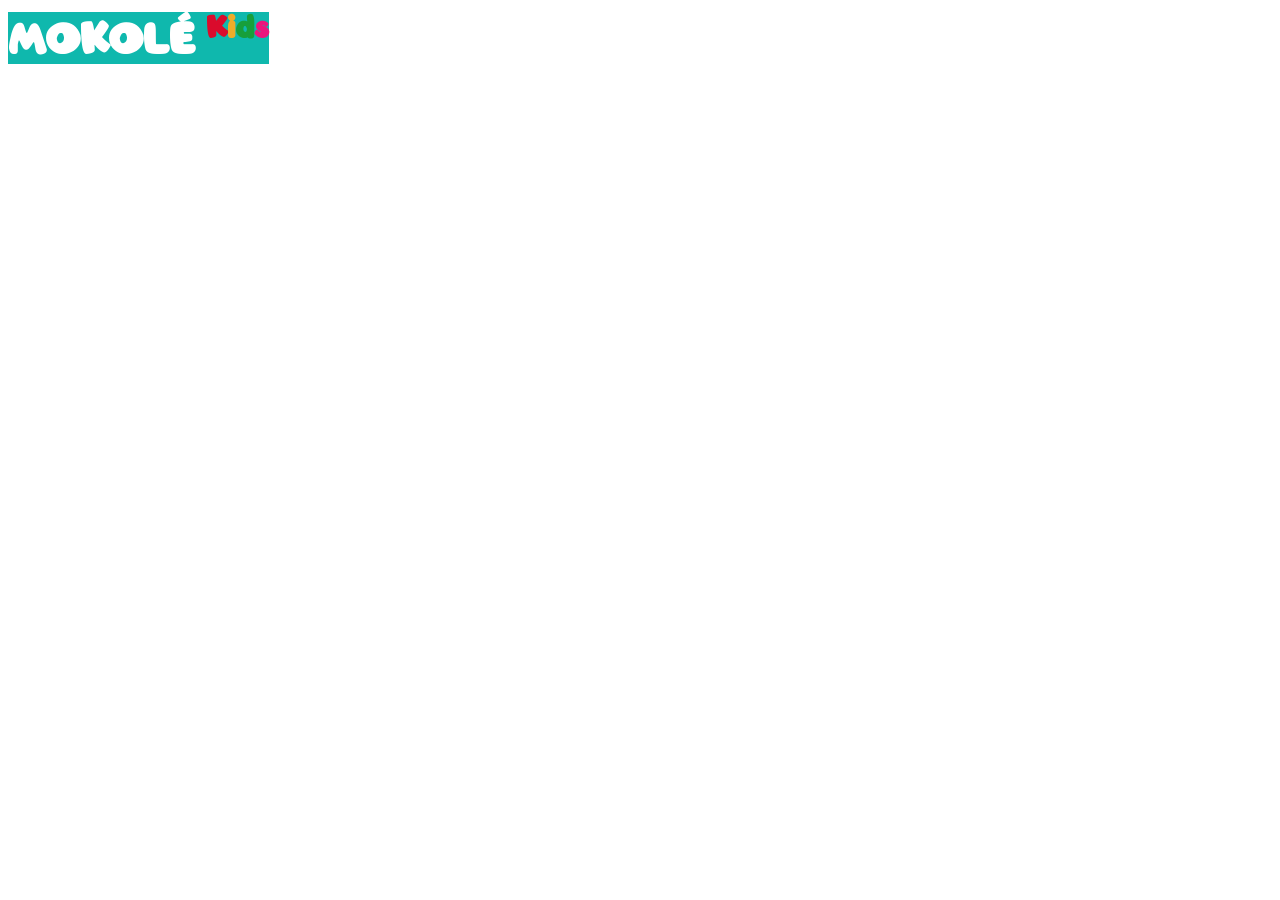
<file: daily/logo.html>
<!doctype html>
<html lang="fr">
	<head>
		<meta charset="utf-8">
		<style>
		    @font-face {
			    font-family: mokole-kids;
			    src: url(mokole-kids.ttf);
		    }
		    body { background-color: transparent; }
		    h1.logo {
			    font-family: mokole-kids;
			    font-size: 44px;
			    display: inline;
			    color: white;
			    background-color: #0fb8ad;
		    }
		    .logo span {
			    font-size: 32px;
			    vertical-align: super;
		    }
		    .red-k { color: rgb(218, 11, 44); }
		    .orange-i { color: rgb(238, 172, 41); }
		    .green-d { color: rgb(23, 159, 59); }
		    .pink-s { color: rgb(235, 20, 125); }
		</style>
	</head>
	<body>
		<h1 class="logo">MOKOLÉ <span class="red-k">K</span><span class="orange-i">i</span><span class="green-d">d</span><span class="pink-s">s</span></h1>
		<audio id="newgame-sound" onplaying="playing=this.id" onended="playing=null">
			<source src="sound/newgame.aac" type="audio/aac">
			<source src="sound/newgame.ogg" type="audio/ogg">
			<source src="sound/newgame.mp3" type="audio/mpeg">
		</audio>
		<audio id="good-sound" onplaying="playing=this.id" onended="playing=null">
			<source src="sound/good.aac" type="audio/aac">
			<source src="sound/good.ogg" type="audio/ogg">
			<source src="sound/good.mp3" type="audio/mpeg">
		</audio>
		<audio id="wrong-sound" onplaying="playing=this.id" onended="playing=null">
			<source src="sound/wrong.aac" type="audio/aac">
			<source src="sound/wrong.ogg" type="audio/ogg">
			<source src="sound/wrong.mp3" type="audio/mpeg">
		</audio>
		<audio id="win-sound" onplaying="playing=this.id" onended="playing=null">
			<source src="sound/win.aac" type="audio/aac">
			<source src="sound/win.ogg" type="audio/ogg">
			<source src="sound/win.mp3" type="audio/mpeg">
		</audio>		
	</body>
</html>
</file>
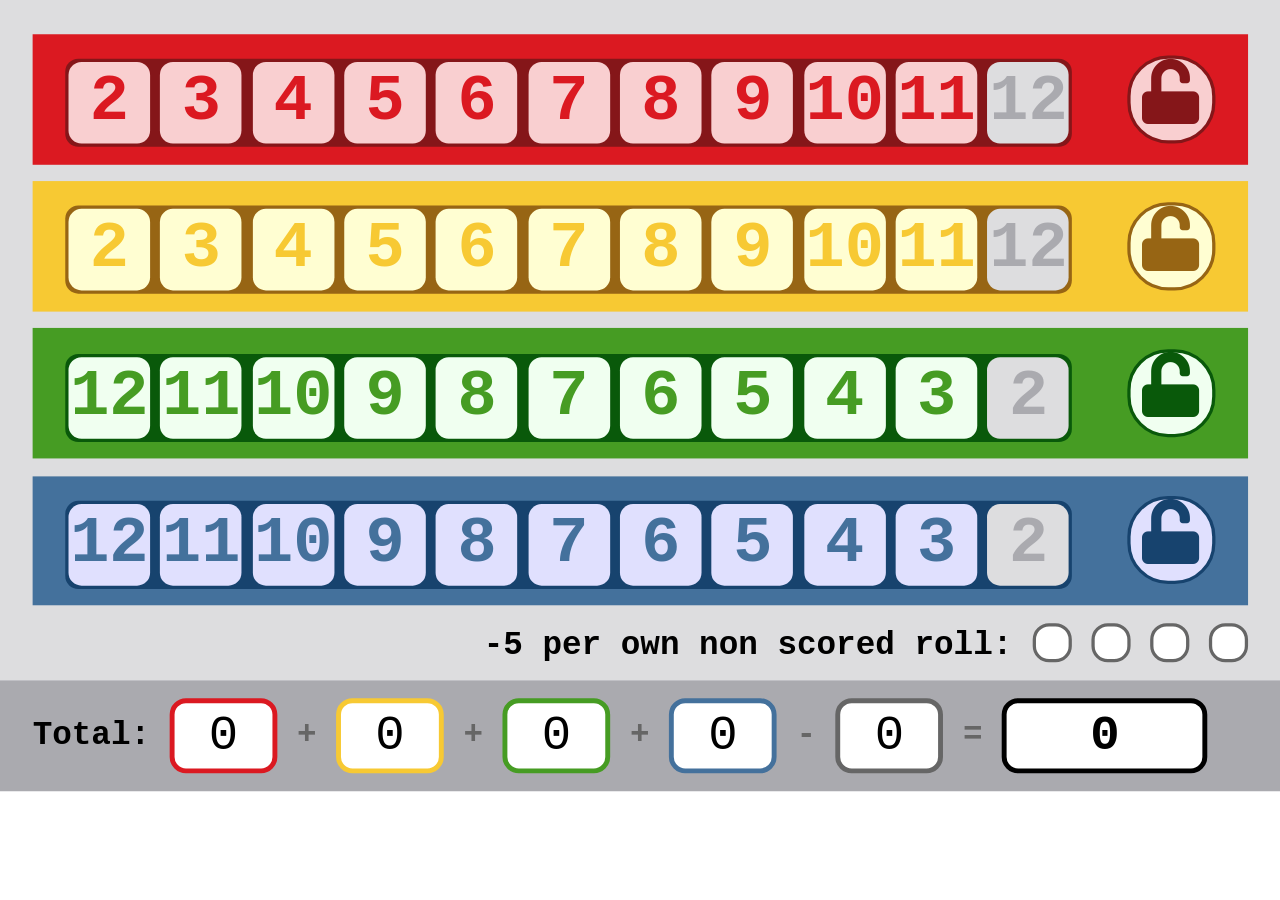
<file: qwixx/scorer.html>
<!doctype html>
<html lang="en" manifest="qwixx-scorer.appcache">
	<head>
		<meta charset="utf-8">
		<title>Qwixx Scorer</title>
	    <meta name="viewport" content="width=device-width, initial-scale=1.0">
		<meta name="mobile-web-app-capable" content="yes">
		<meta name="application-name" content="Qwixx Scorer">
		<meta name="apple-mobile-web-app-capable" content="yes">
		<meta name="apple-mobile-web-app-title" content="Qwixx Scorer">
		<link rel="manifest" href="manifest.json">
	    <link rel="canonical" href="//mokole.com/qwixx/scorer.html">
	    <link rel="stylesheet" href="https://cdnjs.cloudflare.com/ajax/libs/font-awesome/5.11.2/css/all.min.css">
	    <link rel="stylesheet" href="normalize.css">
	    <style type="text/css">
	    	body { 
	    		font-weight: bold; font-family: 'Courier'; ; font-size: 20px; 
			    /* unselectable text */
			    -webkit-touch-callout: none;
			    -webkit-user-select: none;
			    -khtml-user-select: none;
			    -moz-user-select: none;
			    -ms-user-select: none;
			    user-select: none;
	    	}
	    	.disabled { background-color: #DDDDDF !important ; color: #AAAAAF !important; cursor: not-allowed !important; }
	    	.row { margin-top: 1ex; padding: 1ex 1em; display: inline-block; }
	    	.sub-row { padding: 2px; display: inline-block; font-size: 1ex; }
	    	.round { border-radius: 8px; }
	    	.gray { color: #666666; }
	    	.card { background-color: #DDDDDF; color: black; padding: 1ex 1em 0ex 1em; }
	    	.card-bottom { background-color: #AAAAAF; color: black; padding: 1ex 1em; }
	    	.lock { margin: 2px 0ex 2px 1ex; border-radius: 25px; display: inline-block; cursor: pointer; }
	    	.cell { width: 50px; height: 50px; text-align: center; vertical-align: middle; line-height: 50px; font-size: 40px; display: inline-block; cursor: pointer; }
	    	.non-scored { text-align: right; padding: 1ex 0em;}
	    	.non-scored div { display: inline-block; background-color: white; border: 2px solid #666666; border-radius: 10px; width: 20px; height: 20px; cursor: pointer; }

	    	.red .row { background-color: #DB1921; }
	    	.red .sub-row { background-color: #851619; }
	    	.red .cell { background-color: #F9CFD0; color: #DB1921; }
	    	.red .lock { background-color: #F9CFD0; color: #851619; border: 2px solid #851619; }
	    	.yellow .row { background-color: #F7C933; }
	    	.yellow .sub-row { background-color: #976514; }
	    	.yellow .cell { background-color: #FFFED2; color: #F7C933; }
	    	.yellow .lock { background-color: #FFFED2; color: #976514; border: 2px solid #976514; }
	    	.green .row { background-color: #469C23; }
	    	.green .sub-row { background-color: #09590A; }
	    	.green .cell { background-color: #F0FFF0; color: #469C23; }
	    	.green .lock { background-color: #F0FFF0; color: #09590A; border: 2px solid #09590A; }
	    	.blue .row { background-color: #44719C; }
	    	.blue .sub-row { background-color: #17436E; }
	    	.blue .cell { background-color: #E0E0FE; color: #44719C; }
	    	.blue .lock { background-color: #E0E0FE; color: #17436E; border: 2px solid #17436E; }

	    	.card-bottom div { background-color: white; color: black; text-align: center; vertical-align: middle; line-height: 40px; font-size: 30px; display: inline-block; height: 40px; width: 60px; border: 3px solid black; border-radius: 10px; font-weight: normal; }

	    	#red-score { border-color: #DB1921 !important; }
	    	#yellow-score { border-color: #F7C933 !important; }
	    	#green-score { border-color: #469C23 !important; }
	    	#blue-score { border-color: #44719C !important; }
	    	#gray-score { border-color: #666666 !important; }
	    	#total-score { width: 120px !important; font-weight: bold !important; }

			.checked {
				background: url("data:image/svg+xml;utf8,<svg xmlns='http://www.w3.org/2000/svg' version='1.1' preserveAspectRatio='none' viewBox='0 0 100 100'><path d='M100 0 L0 100 ' stroke='black' stroke-width='10'/><path d='M0 0 L100 100 ' stroke='black' stroke-width='10'/></svg>");
				background-repeat:no-repeat;
				background-position:center center;
				background-size: 100% 100%, auto;
			}	    	

	    </style>
	</head>
	<body>
		<div id="main" style="display: inline-block; transform-origin: top left; white-space: nowrap;">
			<div class="card">
				<div class="red">
					<div class="row">
						<div class="sub-row round">
							<div class="cell round">2</div>
							<div class="cell round">3</div>
							<div class="cell round">4</div>
							<div class="cell round">5</div>
							<div class="cell round">6</div>
							<div class="cell round">7</div>
							<div class="cell round">8</div>
							<div class="cell round">9</div>
							<div class="cell round">10</div>
							<div class="cell round">11</div>
							<div class="cell round disabled">12</div>
						</div>
						<div class="cell lock"><i class="fas fa-unlock"></i></div>
					</div>
				</div>
				<div class="yellow">
					<div class="row">
						<div class="sub-row round">
							<div class="cell round">2</div>
							<div class="cell round">3</div>
							<div class="cell round">4</div>
							<div class="cell round">5</div>
							<div class="cell round">6</div>
							<div class="cell round">7</div>
							<div class="cell round">8</div>
							<div class="cell round">9</div>
							<div class="cell round">10</div>
							<div class="cell round">11</div>
							<div class="cell round disabled">12</div>
						</div>
						<div class="cell lock"><i class="fas fa-unlock"></i></div>
					</div>
				</div>
				<div class="green">
					<div class="row">
						<div class="sub-row round">
							<div class="cell round">12</div>
							<div class="cell round">11</div>
							<div class="cell round">10</div>
							<div class="cell round">9</div>
							<div class="cell round">8</div>
							<div class="cell round">7</div>
							<div class="cell round">6</div>
							<div class="cell round">5</div>
							<div class="cell round">4</div>
							<div class="cell round">3</div>
							<div class="cell round disabled">2</div>
						</div>
						<div class="cell lock"><i class="fas fa-unlock"></i></div>
					</div>
				</div>
				<div class="blue">
					<div class="row">
						<div class="sub-row round">
							<div class="cell round">12</div>
							<div class="cell round">11</div>
							<div class="cell round">10</div>
							<div class="cell round">9</div>
							<div class="cell round">8</div>
							<div class="cell round">7</div>
							<div class="cell round">6</div>
							<div class="cell round">5</div>
							<div class="cell round">4</div>
							<div class="cell round">3</div>
							<div class="cell round disabled">2</div>
						</div>
						<div class="cell lock"><i class="fas fa-unlock"></i></div>
					</div>
				</div>
				<div class="non-scored">
					-5 per own non scored roll:
					<div>&nbsp;</div>
					<div>&nbsp;</div>
					<div>&nbsp;</div>
					<div>&nbsp;</div>
				</div>
			</div>		
			<div class="card-bottom">
				Total:
				<div id="red-score">0</div> <span class="gray">+</span>
				<div id="yellow-score">0</div> <span class="gray">+</span>
				<div id="green-score">0</div> <span class="gray">+</span>
				<div id="blue-score">0</div> <span class="gray">-</span>
				<div id="gray-score">0</div> <span class="gray">=</span>				
				<div id="total-score">0</div>
			</div>
		</div>
	    <script type="text/javascript">
			screen.orientation.lock("landscape")
			.then(function() {
				console.log('Screen orientation locked');
			})
			.catch(function(error) {
				console.log(error);
			});

			function scale_content() {
				// scale main div to fit the screen
				document.getElementById('main').style.transform = '';
				h = window.innerHeight / document.getElementById('main').getBoundingClientRect().height;
				w = window.innerWidth / document.getElementById('main').getBoundingClientRect().width;
				document.getElementById('main').style.transform = 'scale(' + Math.min(h, w) + ')';		
			}

			scale_content();

			window.addEventListener("resize", function() {
				scale_content();
			}, false);

	    	function update_score(id, score) {
	    		document.getElementById(id).innerHTML = parseInt(document.getElementById(id).innerHTML) + score;
	    		if (id == 'gray-score') {
	    			score = -score;
	    		}
	    		document.getElementById('total-score').innerHTML = parseInt(document.getElementById('total-score').innerHTML) + score;
	    	}

	    	function toggle_lock(row) {
				var elt = row.lastElementChild.querySelector('i');
				elt.classList.toggle('fa-unlock');
				elt.classList.toggle('fa-lock');
	    	}

	    	function handle_click() {
	    		if (!this.classList.contains('disabled')) {
	    			if (this.classList.contains('lock')) {
	    				var row = this.parentElement;
						var skipFirst = row.firstElementChild.querySelectorAll('.checked').length < 5;
						elt = row.firstElementChild.lastElementChild;
						if (skipFirst) elt = elt.previousElementSibling;
						while (elt) {
							elt.classList.toggle('disabled');
							if (elt.classList.contains('checked')) break;
							elt = elt.previousElementSibling;
						}
	    				toggle_lock(this.parentElement)
	    			} else {
		    			this.classList.toggle('checked');
	    				if (this.parentElement.classList.contains('non-scored')) {
		    				if (this.classList.contains('checked')) {
		    					var score = 5;
		    				} else {
		    					var score = -5;
		    				}
		    				update_score('gray-score', score);
		    			} else {
		    				var elt = this.previousElementSibling;
		    				while (elt) {
		    					elt.classList.toggle('disabled');
		    					if (elt.classList.contains('checked')) break;
		    					elt = elt.previousElementSibling;
		    				}
		    				var score = this.parentElement.querySelectorAll(".checked").length;
		    				var last = this.parentElement.lastElementChild;
		    				if (this == last) {
		    					score = 2 * score + 1;
		    					var row = this.parentElement.parentElement;
		    					row.lastElementChild.classList.toggle('disabled');
		    					row.lastElementChild.classList.toggle('checked');
		    					toggle_lock(row);
		    					this
		    				}
		    				if (score > 4) {
		    					last.classList.remove('disabled');
		    				} else {
		    					last.classList.add('disabled');
		    				}
		    				if (!this.classList.contains('checked')) {
		    					score = -(score + 1);
		    					if (this == last) score -= 1;
		    				}
		    				update_score(this.parentElement.parentElement.parentElement.className + '-score', score);
		    			}
	    			}
	    		}
	    	}

	    	var elts = document.getElementsByClassName("cell");
	    	for (var i = 0; i < elts.length; i++) {
	    		elts[i].addEventListener('click', handle_click, false);
	    	}

	    	var elts = document.querySelectorAll(".non-scored > div");
	    	for (var i = 0; i < elts.length; i++) {
	    		elts[i].addEventListener('click', handle_click, false);
	    	}
	    </script>
	</body>
</html>
</file>
<file: pavaj/style.css>
/*! normalize.css v8.0.1 | MIT License | github.com/necolas/normalize.css */

/* Document
   ========================================================================== */

/**
 * 1. Correct the line height in all browsers.
 * 2. Prevent adjustments of font size after orientation changes in iOS.
 */

html {
  line-height: 1.15; /* 1 */
  -webkit-text-size-adjust: 100%; /* 2 */
}

/* Sections
   ========================================================================== */

/**
 * Remove the margin in all browsers.
 */

body {
  margin: 0;
}

/**
 * Render the `main` element consistently in IE.
 */

main {
  display: block;
}

/**
 * Correct the font size and margin on `h1` elements within `section` and
 * `article` contexts in Chrome, Firefox, and Safari.
 */

h1 {
  font-size: 2em;
  margin: 0.67em 0;
}

/* Grouping content
   ========================================================================== */

/**
 * 1. Add the correct box sizing in Firefox.
 * 2. Show the overflow in Edge and IE.
 */

hr {
  box-sizing: content-box; /* 1 */
  height: 0; /* 1 */
  overflow: visible; /* 2 */
}

/**
 * 1. Correct the inheritance and scaling of font size in all browsers.
 * 2. Correct the odd `em` font sizing in all browsers.
 */

pre {
  font-family: monospace, monospace; /* 1 */
  font-size: 1em; /* 2 */
}

/* Text-level semantics
   ========================================================================== */

/**
 * Remove the gray background on active links in IE 10.
 */

a {
  background-color: transparent;
}

/**
 * 1. Remove the bottom border in Chrome 57-
 * 2. Add the correct text decoration in Chrome, Edge, IE, Opera, and Safari.
 */

abbr[title] {
  border-bottom: none; /* 1 */
  text-decoration: underline; /* 2 */
  text-decoration: underline dotted; /* 2 */
}

/**
 * Add the correct font weight in Chrome, Edge, and Safari.
 */

b,
strong {
  font-weight: bolder;
}

/**
 * 1. Correct the inheritance and scaling of font size in all browsers.
 * 2. Correct the odd `em` font sizing in all browsers.
 */

code,
kbd,
samp {
  font-family: monospace, monospace; /* 1 */
  font-size: 1em; /* 2 */
}

/**
 * Add the correct font size in all browsers.
 */

small {
  font-size: 80%;
}

/**
 * Prevent `sub` and `sup` elements from affecting the line height in
 * all browsers.
 */

sub,
sup {
  font-size: 75%;
  line-height: 0;
  position: relative;
  vertical-align: baseline;
}

sub {
  bottom: -0.25em;
}

sup {
  top: -0.5em;
}

/* Embedded content
   ========================================================================== */

/**
 * Remove the border on images inside links in IE 10.
 */

img {
  border-style: none;
}

/* Forms
   ========================================================================== */

/**
 * 1. Change the font styles in all browsers.
 * 2. Remove the margin in Firefox and Safari.
 */

button,
input,
optgroup,
select,
textarea {
  font-family: inherit; /* 1 */
  font-size: 100%; /* 1 */
  line-height: 1.15; /* 1 */
  margin: 0; /* 2 */
}

/**
 * Show the overflow in IE.
 * 1. Show the overflow in Edge.
 */

button,
input { /* 1 */
  overflow: visible;
}

/**
 * Remove the inheritance of text transform in Edge, Firefox, and IE.
 * 1. Remove the inheritance of text transform in Firefox.
 */

button,
select { /* 1 */
  text-transform: none;
}

/**
 * Correct the inability to style clickable types in iOS and Safari.
 */

button,
[type="button"],
[type="reset"],
[type="submit"] {
  -webkit-appearance: button;
}

/**
 * Remove the inner border and padding in Firefox.
 */

button::-moz-focus-inner,
[type="button"]::-moz-focus-inner,
[type="reset"]::-moz-focus-inner,
[type="submit"]::-moz-focus-inner {
  border-style: none;
  padding: 0;
}

/**
 * Restore the focus styles unset by the previous rule.
 */

button:-moz-focusring,
[type="button"]:-moz-focusring,
[type="reset"]:-moz-focusring,
[type="submit"]:-moz-focusring {
  outline: 1px dotted ButtonText;
}

/**
 * Correct the padding in Firefox.
 */

fieldset {
  padding: 0.35em 0.75em 0.625em;
}

/**
 * 1. Correct the text wrapping in Edge and IE.
 * 2. Correct the color inheritance from `fieldset` elements in IE.
 * 3. Remove the padding so developers are not caught out when they zero out
 *    `fieldset` elements in all browsers.
 */

legend {
  box-sizing: border-box; /* 1 */
  color: inherit; /* 2 */
  display: table; /* 1 */
  max-width: 100%; /* 1 */
  padding: 0; /* 3 */
  white-space: normal; /* 1 */
}

/**
 * Add the correct vertical alignment in Chrome, Firefox, and Opera.
 */

progress {
  vertical-align: baseline;
}

/**
 * Remove the default vertical scrollbar in IE 10+.
 */

textarea {
  overflow: auto;
}

/**
 * 1. Add the correct box sizing in IE 10.
 * 2. Remove the padding in IE 10.
 */

[type="checkbox"],
[type="radio"] {
  box-sizing: border-box; /* 1 */
  padding: 0; /* 2 */
}

/**
 * Correct the cursor style of increment and decrement buttons in Chrome.
 */

[type="number"]::-webkit-inner-spin-button,
[type="number"]::-webkit-outer-spin-button {
  height: auto;
}

/**
 * 1. Correct the odd appearance in Chrome and Safari.
 * 2. Correct the outline style in Safari.
 */

[type="search"] {
  -webkit-appearance: textfield; /* 1 */
  outline-offset: -2px; /* 2 */
}

/**
 * Remove the inner padding in Chrome and Safari on macOS.
 */

[type="search"]::-webkit-search-decoration {
  -webkit-appearance: none;
}

/**
 * 1. Correct the inability to style clickable types in iOS and Safari.
 * 2. Change font properties to `inherit` in Safari.
 */

::-webkit-file-upload-button {
  -webkit-appearance: button; /* 1 */
  font: inherit; /* 2 */
}

/* Interactive
   ========================================================================== */

/*
 * Add the correct display in Edge, IE 10+, and Firefox.
 */

details {
  display: block;
}

/*
 * Add the correct display in all browsers.
 */

summary {
  display: list-item;
}

/* Misc
   ========================================================================== */

/**
 * Add the correct display in IE 10+.
 */

template {
  display: none;
}

/**
 * Add the correct display in IE 10.
 */

[hidden] {
  display: none;
}

/**
 * Custom styles
 */

  body { overflow: hidden; }
  #selected_piece {
    top: 50%;
    left: 50%;
    user-select: none;
    position: absolute;
    background-color: transparent;
    color: transparent !important;
    cursor: move !important;
  }
  #selected_piece .piece {
    position: absolute !important;
  }
  .center {
    position: absolute;
    top: 50%;
    left: 50%;
    transform: translate(-50%, -50%);
  }
  .piece { 
    position: relative;
    cursor: move;
    /*text-shadow: 1px 1px 1px darkgray;*/
    color: white;
    font-weight: bold;
    font-family: sans-serif;
    font-size: 5vmin;
    background-image: url("glass2.png");
    background-size: cover;
    /*border: 4px solid;*/
  }
  .border {
    position: absolute;
    /*background-color: black;*/
    width: 5%;
    height: 5%;
  }
  .border-right {
    right: 0px;
    top: 0px;
    height: 100%;
  }
  .border-left {
    left: 0px;
    top: 0px;
    height: 100%;
  }
  .border-top {
    left: 0px;
    top: 0px;
    width: 100%;
  }
  .border-bottom {
    left: 0px;
    bottom: 0px;
    width: 100%;
  }
  .new {
    transform: scale(0.8);
    transform-origin: center center;
  }
  .white { 
    background-color: #F4F4F8;
    border-color: #F4F4F8;
  }
  .yellow {
    background-color: #FED766;
    border-color: #FED766;
  }
  .red {
    background-color: #FE4A49;
    border-color: #FE4A49;
  }
  .blue {
    background-color: #2AB7CA;
    border-color: #2AB7CA;
  }
  .piece.white { background-color: rgba(244, 244, 248, .95); }
  .piece.yellow { background-color: rgba(254, 215, 102, .95); }
  .piece.red { background-color: rgba(254, 74, 73, .95); }
  .piece.blue { background-color: rgba(42, 183, 202, .95); }
  .board-container {
    margin: auto;
    width: 100vmin;
    height: 100vmin;
    user-select: none;  
  }
  /*.board > div { position: relative; }*/
  .board {
    width: 100%;
    height: 100%;
    outline: 1px solid black;
    background-color: black;
    display: grid;
    grid-template-columns: repeat(9, 1fr);
    grid-template-rows: repeat(9, 1fr);
    gap: 3px 3px;
    grid-template-areas: 
    "A9 B9 C9 D9 E9 F9 G9 H9 I9"
    "A8 B8 C8 D8 E8 F8 G8 H8 I8"
    "A7 B7 C7 D7 E7 F7 G7 H7 I7"
    "A6 B6 C6 D6 E6 F6 G6 H6 I6"
    "A5 B5 C5 D5 E5 F5 G5 H5 I5"
    "A4 B4 C4 D4 E4 F4 G4 H4 I4"
    "A3 B3 C3 D3 E3 F3 G3 H3 I3"
    "A2 B2 C2 D2 E2 F2 G2 H2 I2"
    "A1 B1 C1 D1 E1 F1 G1 H1 I1";
}
.A1 { grid-area: A1; }
.B1 { grid-area: B1; }
.C1 { grid-area: C1; }
.D1 { grid-area: D1; }
.E1 { grid-area: E1; }
.F1 { grid-area: F1; }
.G1 { grid-area: G1; }
.H1 { grid-area: H1; }
.I1 { grid-area: I1; }
.A2 { grid-area: A2; }
.B2 { grid-area: B2; }
.C2 { grid-area: C2; }
.D2 { grid-area: D2; }
.E2 { grid-area: E2; }
.F2 { grid-area: F2; }
.G2 { grid-area: G2; }
.H2 { grid-area: H2; }
.I2 { grid-area: I2; }
.A3 { grid-area: A3; }
.B3 { grid-area: B3; }
.C3 { grid-area: C3; }
.D3 { grid-area: D3; }
.E3 { grid-area: E3; }
.F3 { grid-area: F3; }
.G3 { grid-area: G3; }
.H3 { grid-area: H3; }
.I3 { grid-area: I3; }
.A4 { grid-area: A4; }
.B4 { grid-area: B4; }
.C4 { grid-area: C4; }
.D4 { grid-area: D4; }
.E4 { grid-area: E4; }
.F4 { grid-area: F4; }
.G4 { grid-area: G4; }
.H4 { grid-area: H4; }
.I4 { grid-area: I4; }
.A5 { grid-area: A5; }
.B5 { grid-area: B5; }
.C5 { grid-area: C5; }
.D5 { grid-area: D5; }
.E5 { grid-area: E5; }
.F5 { grid-area: F5; }
.G5 { grid-area: G5; }
.H5 { grid-area: H5; }
.I5 { grid-area: I5; }
.A6 { grid-area: A6; }
.B6 { grid-area: B6; }
.C6 { grid-area: C6; }
.D6 { grid-area: D6; }
.E6 { grid-area: E6; }
.F6 { grid-area: F6; }
.G6 { grid-area: G6; }
.H6 { grid-area: H6; }
.I6 { grid-area: I6; }
.A7 { grid-area: A7; }
.B7 { grid-area: B7; }
.C7 { grid-area: C7; }
.D7 { grid-area: D7; }
.E7 { grid-area: E7; }
.F7 { grid-area: F7; }
.G7 { grid-area: G7; }
.H7 { grid-area: H7; }
.I7 { grid-area: I7; }
.A8 { grid-area: A8; }
.B8 { grid-area: B8; }
.C8 { grid-area: C8; }
.D8 { grid-area: D8; }
.E8 { grid-area: E8; }
.F8 { grid-area: F8; }
.G8 { grid-area: G8; }
.H8 { grid-area: H8; }
.I8 { grid-area: I8; }
.A9 { grid-area: A9; }
.B9 { grid-area: B9; }
.C9 { grid-area: C9; }
.D9 { grid-area: D9; }
.E9 { grid-area: E9; }
.F9 { grid-area: F9; }
.G9 { grid-area: G9; }
.H9 { grid-area: H9; }
.I9 { grid-area: I9; }
</file>
